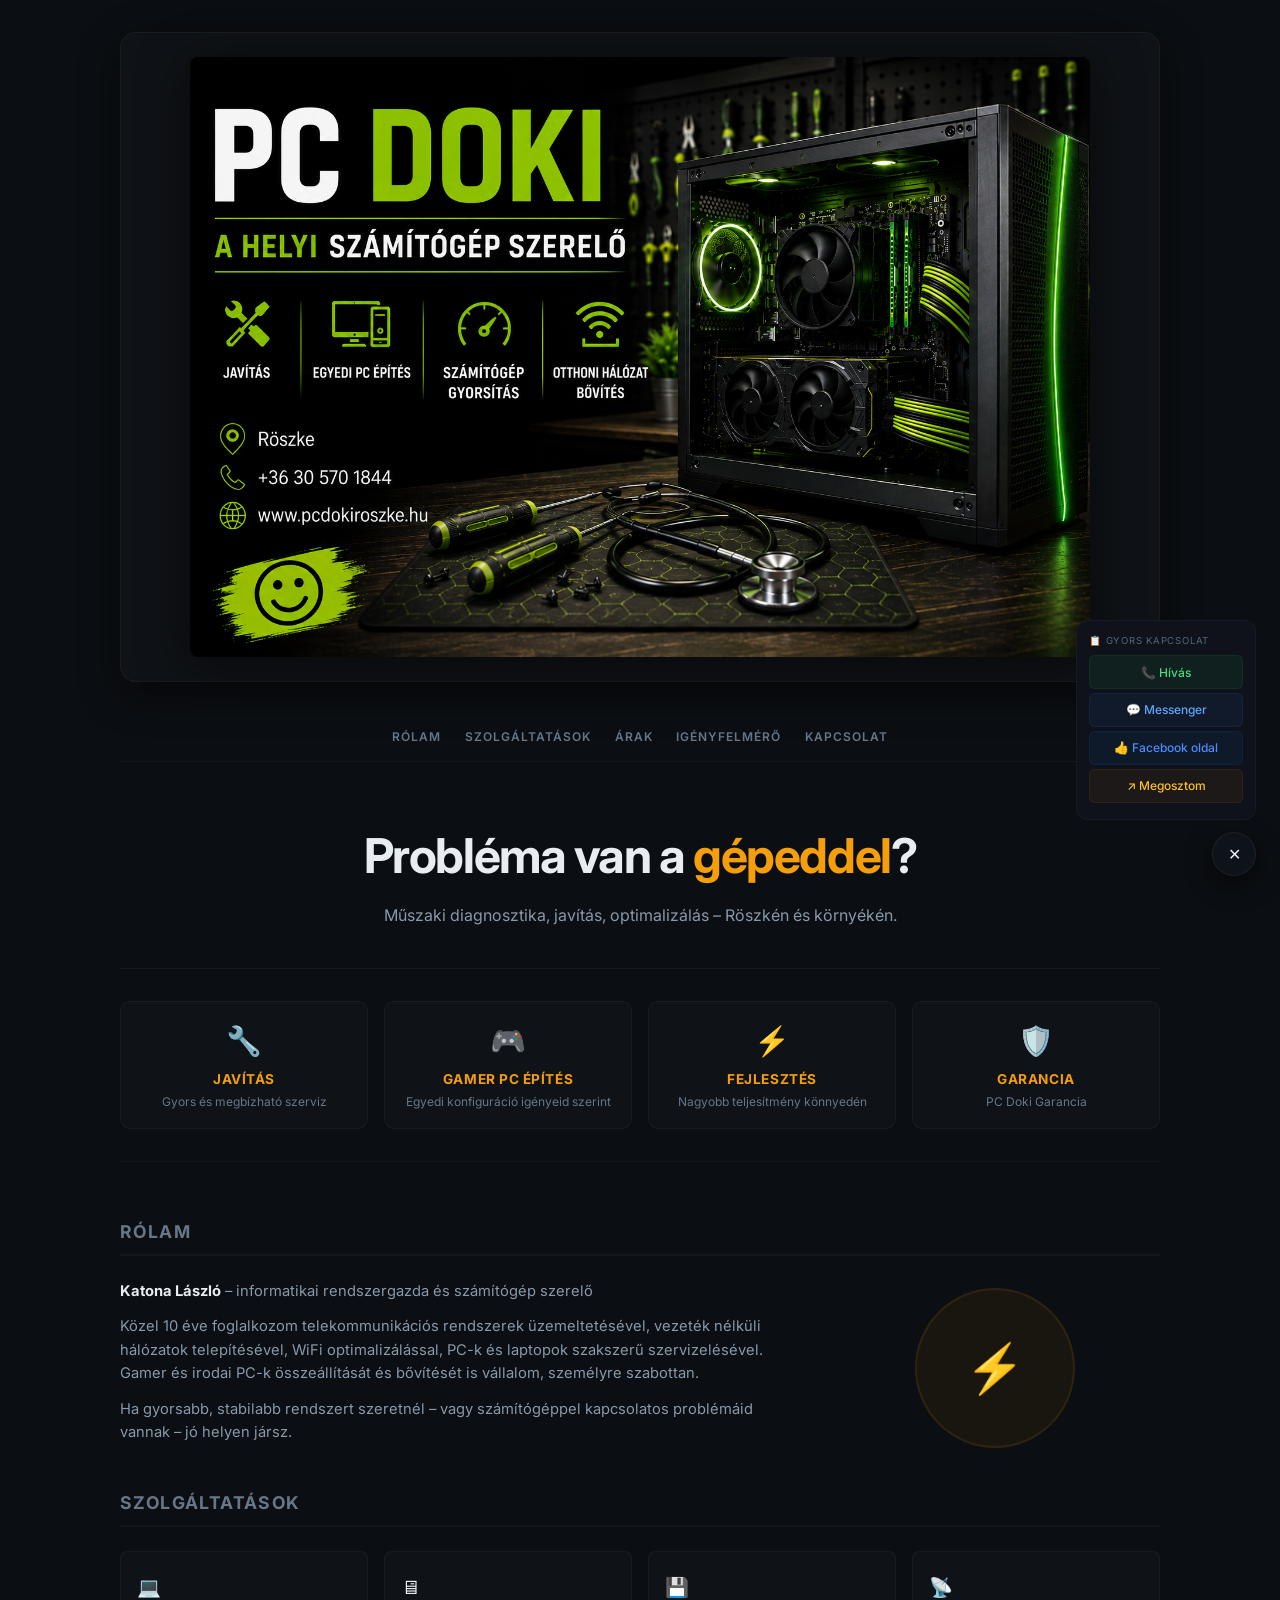
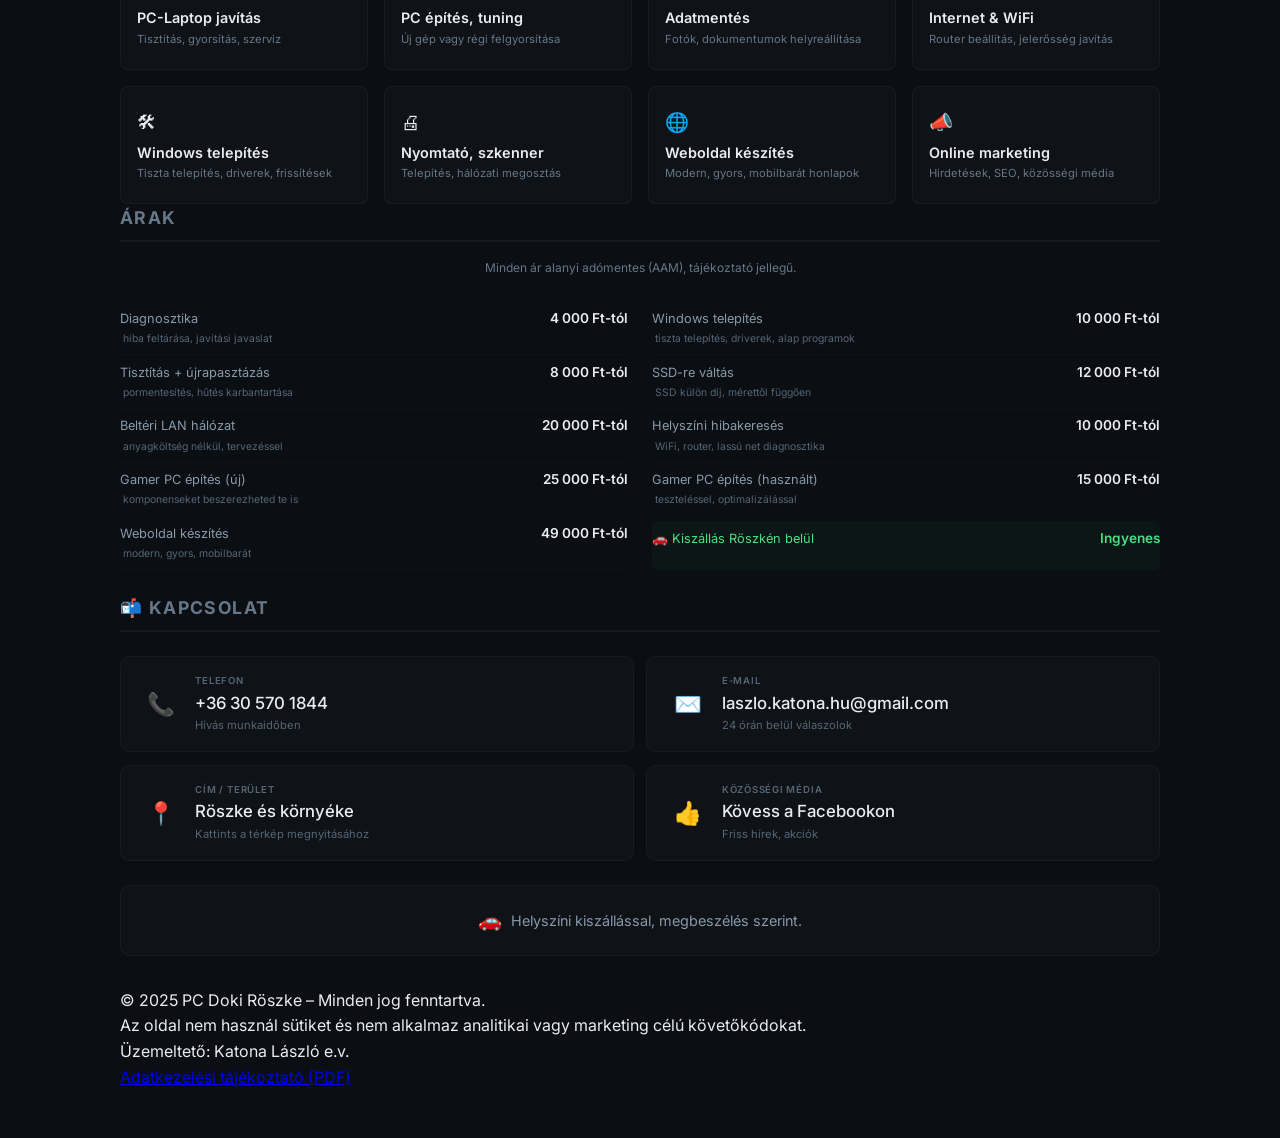
<file: index.html>
<!DOCTYPE html>
<html lang="hu">
    
    

<head>
    <meta charset="UTF-8">
    <meta name="viewport" content="width=device-width, initial-scale=1.0">
    <title>PC Doki Röszke – a helyi számítógép szerelő</title>

    <meta name="description" content="PC Doki Röszke – laptop és PC javítás, gyorsítás, WiFi és otthoni hálózat beállítás, gamer PC építés, helyszíni kiszállással.">

    <link rel="stylesheet" href="style.css">
    <link rel="icon" type="image/png" href="favicon.png">

    <link rel="preconnect" href="https://fonts.googleapis.com">
    <link rel="preconnect" href="https://fonts.gstatic.com" crossorigin>
    <link href="https://fonts.googleapis.com/css2?family=Inter:opsz,wght@14..32,400;14..32,500;14..32,600;14..32,700;14..32,800&display=swap" rel="stylesheet">

    <script type="application/ld+json">
    {
        "@context": "https://schema.org",
        "@type": "LocalBusiness",
        "name": "PC Doki Röszke",
        "telephone": "+36 30 570 1844",
        "email": "laszlo.katona.hu@gmail.com",
        "address": {
            "@type": "PostalAddress",
            "addressLocality": "Röszke",
            "addressCountry": "HU"
        },
        "url": "https://pcdokiroszke.hu",
        "sameAs": ["https://www.facebook.com/pcdokiroszke"]
    }
    </script>
</head>

<body>

    <!-- ===== LEBEGŐ KONTAKT WIDGET ===== -->
    <div class="floating-contact-widget">
        <button id="contact-toggle" aria-label="Kapcsolat">
            <span id="toggle-icon">✕</span>
        </button>
        <div class="contact-panel open" id="contact-panel">
            <p>📋 Gyors kapcsolat</p>
            <a href="tel:+36305701844" class="contact-btn phone">📞 Hívás</a>
            <a href="https://m.me/pcdokiroszke" target="_blank" rel="noopener" class="contact-btn messenger">💬 Messenger</a>
            <a href="https://www.facebook.com/pcdokiroszke" target="_blank" rel="noopener" class="contact-btn facebook">👍 Facebook oldal</a>
            <a href="https://www.facebook.com/sharer/sharer.php?u=https%3A%2F%2Fpcdokiroszke.hu" target="_blank" class="contact-btn share">↗ Megosztom</a>
        </div>
    </div>

    <!-- ===== OLDAL ===== -->
    <div class="container">

        <!-- ===== FEJLÉC – PC DOKI PLÉH ===== -->
        <header class="hero-header">
            <div class="hero-header-inner">
                <img src="image.png" 
                     alt="PC Doki – Számítógép szerviz és egyedi PC építés" 
                     class="hero-header-img"
                     loading="lazy">
            </div>
        </header>

        <!-- ===== NAV ===== -->
        <nav>
            <div class="nav-links">
                <a href="#rolam">Rólam</a>
                <a href="#szolgaltatasok">Szolgáltatások</a>
                <a href="#arak">Árak</a>
                <a href="igényfelmero.html">Igényfelmérő</a>
                <a href="#kapcsolat">Kapcsolat</a>
            </div>
        </nav>

        <!-- ===== HERO SZÖVEG ===== -->
        <section class="hero-text-section">
            <h1 class="hero-title">
                Probléma van a <span class="highlight">gépeddel</span>?
            </h1>
            <p class="hero-lead">
                Műszaki diagnosztika, javítás, optimalizálás – Röszkén és környékén.
            </p>
        </section>

        <!-- ===== SZOLGÁLTATÁSOK (PLÉH STÍLUSBAN) ===== -->
        <section class="services-plain">
            <div class="service-plain">
                <span class="sp-icon">🔧</span>
                <h3>Javítás</h3>
                <p>Gyors és megbízható szerviz</p>
            </div>
            <div class="service-plain">
                <span class="sp-icon">🎮</span>
                <h3>Gamer PC építés</h3>
                <p>Egyedi konfiguráció igényeid szerint</p>
            </div>
            <div class="service-plain">
                <span class="sp-icon">⚡</span>
                <h3>Fejlesztés</h3>
                <p>Nagyobb teljesítmény könnyedén</p>
            </div>
            <div class="service-plain">
                <span class="sp-icon">🛡️</span>
                <h3>Garancia</h3>
                <p>PC Doki Garancia</p>
            </div>
        </section>

        <!-- ===== RÓLAM ===== -->
        <section id="rolam" class="rolam-section">
            <h2 class="section-title">Rólam</h2>
            <div class="rolam-wrap">
                <div class="rolam-text">
                    <p>
                        <strong>Katona László</strong> – informatikai rendszergazda és számítógép szerelő
                    </p>
                    <p>
                        Közel 10 éve foglalkozom telekommunikációs rendszerek üzemeltetésével, vezeték nélküli hálózatok telepítésével, WiFi optimalizálással, PC-k és laptopok szakszerű szervizelésével. Gamer és irodai PC-k összeállítását és bővítését is vállalom, személyre szabottan.
                    </p>
                    <p>
                        Ha gyorsabb, stabilabb rendszert szeretnél – vagy számítógéppel kapcsolatos problémáid vannak – jó helyen jársz.
                    </p>
                </div>
                <div class="rolam-avatar">
                    <div class="rolam-avatar-circle">
                        <span>⚡</span>
                    </div>
                </div>
            </div>
        </section>

        <!-- ===== SZOLGÁLTATÁSOK RÉSZLETEZVE ===== -->
        <section id="szolgaltatasok">
            <h2 class="section-title">Szolgáltatások</h2>
            <div class="services-grid">
                <div class="service-item">
                    <span class="icon">💻</span>
                    <h3>PC-Laptop javítás</h3>
                    <p>Tisztítás, gyorsítás, szerviz</p>
                </div>
                <div class="service-item">
                    <span class="icon">🖥</span>
                    <h3>PC építés, tuning</h3>
                    <p>Új gép vagy régi felgyorsítása</p>
                </div>
                <div class="service-item">
                    <span class="icon">💾</span>
                    <h3>Adatmentés</h3>
                    <p>Fotók, dokumentumok helyreállítása</p>
                </div>
                <div class="service-item">
                    <span class="icon">📡</span>
                    <h3>Internet &amp; WiFi</h3>
                    <p>Router beállítás, jelerősség javítás</p>
                </div>
                <div class="service-item">
                    <span class="icon">🛠</span>
                    <h3>Windows telepítés</h3>
                    <p>Tiszta telepítés, driverek, frissítések</p>
                </div>
                <div class="service-item">
                    <span class="icon">🖨</span>
                    <h3>Nyomtató, szkenner</h3>
                    <p>Telepítés, hálózati megosztás</p>
                </div>
                <div class="service-item">
                    <span class="icon">🌐</span>
                    <h3>Weboldal készítés</h3>
                    <p>Modern, gyors, mobilbarát honlapok</p>
                </div>
                <div class="service-item">
                    <span class="icon">📣</span>
                    <h3>Online marketing</h3>
                    <p>Hirdetések, SEO, közösségi média</p>
                </div>
            </div>
        </section>

        <!-- ===== ÁRAK ===== -->
        <section id="arak">
            <h2 class="section-title">Árak</h2>
            <p class="arak-sub">Minden ár alanyi adómentes (AAM), tájékoztató jellegű.</p>

            <div class="price-grid">
                <div class="price-row">
                    <span class="label">Diagnosztika</span>
                    <span class="value">4 000 Ft-tól</span>
                    <span class="note">hiba feltárása, javítási javaslat</span>
                </div>
                <div class="price-row">
                    <span class="label">Windows telepítés</span>
                    <span class="value">10 000 Ft-tól</span>
                    <span class="note">tiszta telepítés, driverek, alap programok</span>
                </div>
                <div class="price-row">
                    <span class="label">Tisztítás + újrapasztázás</span>
                    <span class="value">8 000 Ft-tól</span>
                    <span class="note">pormentesítés, hűtés karbantartása</span>
                </div>
                <div class="price-row">
                    <span class="label">SSD-re váltás</span>
                    <span class="value">12 000 Ft-tól</span>
                    <span class="note">SSD külön díj, mérettől függően</span>
                </div>
                <div class="price-row">
                    <span class="label">Beltéri LAN hálózat</span>
                    <span class="value">20 000 Ft-tól</span>
                    <span class="note">anyagköltség nélkül, tervezéssel</span>
                </div>
                <div class="price-row">
                    <span class="label">Helyszíni hibakeresés</span>
                    <span class="value">10 000 Ft-tól</span>
                    <span class="note">WiFi, router, lassú net diagnosztika</span>
                </div>
                <div class="price-row">
                    <span class="label">Gamer PC építés (új)</span>
                    <span class="value">25 000 Ft-tól</span>
                    <span class="note">komponenseket beszerezheted te is</span>
                </div>
                <div class="price-row">
                    <span class="label">Gamer PC építés (használt)</span>
                    <span class="value">15 000 Ft-tól</span>
                    <span class="note">teszteléssel, optimalizálással</span>
                </div>
                <div class="price-row">
                    <span class="label">Weboldal készítés</span>
                    <span class="value">49 000 Ft-tól</span>
                    <span class="note">modern, gyors, mobilbarát</span>
                </div>
                <div class="price-row highlight">
                    <span class="label">🚗 Kiszállás Röszkén belül</span>
                    <span class="value">Ingyenes</span>
                    <span class="note"></span>
                </div>
            </div>
        </section>

       <!-- ===== KAPCSOLAT ===== -->
<section id="kapcsolat" class="contact-section">
    <h2 class="section-title">📬 Kapcsolat</h2>

    <div class="contact-grid">
        <!-- Telefon -->
        <div class="contact-item">
            <div class="contact-item-icon">📞</div>
            <div class="contact-item-content">
                <span class="contact-item-label">Telefon</span>
                <a href="tel:+36305701844" class="contact-item-value" id="tel-link">+36 30 570 1844</a>
                <span class="contact-item-note">Hívás munkaidőben</span>
            </div>
        </div>

        <!-- E-mail -->
        <div class="contact-item">
            <div class="contact-item-icon">✉️</div>
            <div class="contact-item-content">
                <span class="contact-item-label">E-mail</span>
                <a href="mailto:laszlo.katona.hu@gmail.com" class="contact-item-value" id="mail-link">laszlo.katona.hu@gmail.com</a>
                <span class="contact-item-note">24 órán belül válaszolok</span>
            </div>
        </div>

        <!-- Cím / Terület -->
        <div class="contact-item">
            <div class="contact-item-icon">📍</div>
            <div class="contact-item-content">
                <span class="contact-item-label">Cím / Terület</span>
                <a href="https://maps.app.goo.gl/4EcCti6QiFH3KNMs8" target="_blank" rel="noopener noreferrer" class="contact-item-value">
                    Röszke és környéke
                </a>
                <span class="contact-item-note">Kattints a térkép megnyitásához</span>
            </div>
        </div>

        <!-- Facebook -->
        <div class="contact-item">
            <div class="contact-item-icon">👍</div>
            <div class="contact-item-content">
                <span class="contact-item-label">Közösségi média</span>
                <a href="https://www.facebook.com/pcdokiroszke" target="_blank" rel="noopener noreferrer" class="contact-item-value">
                    Kövess a Facebookon
                </a>
                <span class="contact-item-note">Friss hírek, akciók</span>
            </div>
        </div>
    </div>

    <div class="contact-footnote">
        <span class="contact-footnote-icon">🚗</span>
        <span>Helyszíni kiszállással, megbeszélés szerint.</span>
    </div>
</section>

        <!-- ===== FOOTER ===== -->
        <footer class="clean-footer">
            <p>© 2025 PC Doki Röszke – Minden jog fenntartva.</p>
            <p class="small">Az oldal nem használ sütiket és nem alkalmaz analitikai vagy marketing célú követőkódokat.</p>
            <p class="small">Üzemeltető: Katona László e.v.</p>
            <a href="adatkezeles.pdf" target="_blank" rel="noopener">Adatkezelési tájékoztató (PDF)</a>
        </footer>

    </div>

    <script src="script.js"></script>
</body>

</html>
</file>
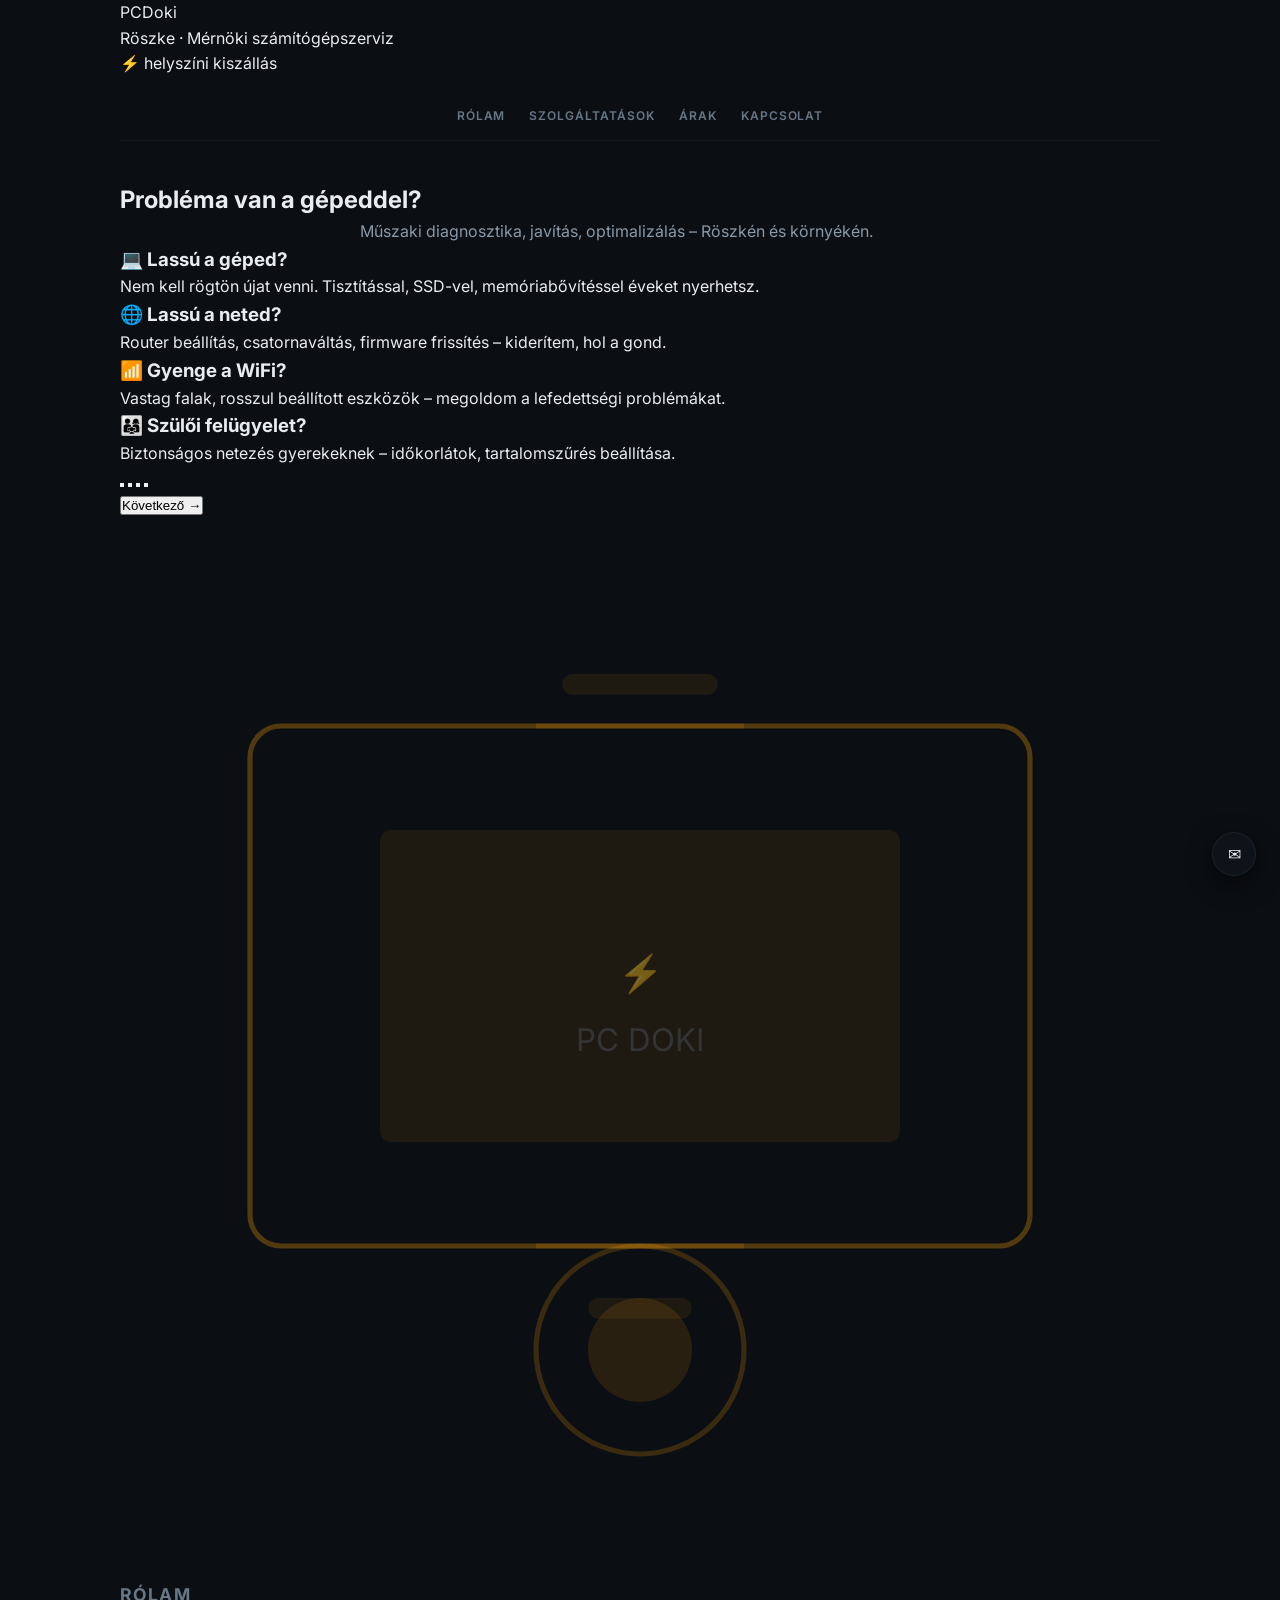
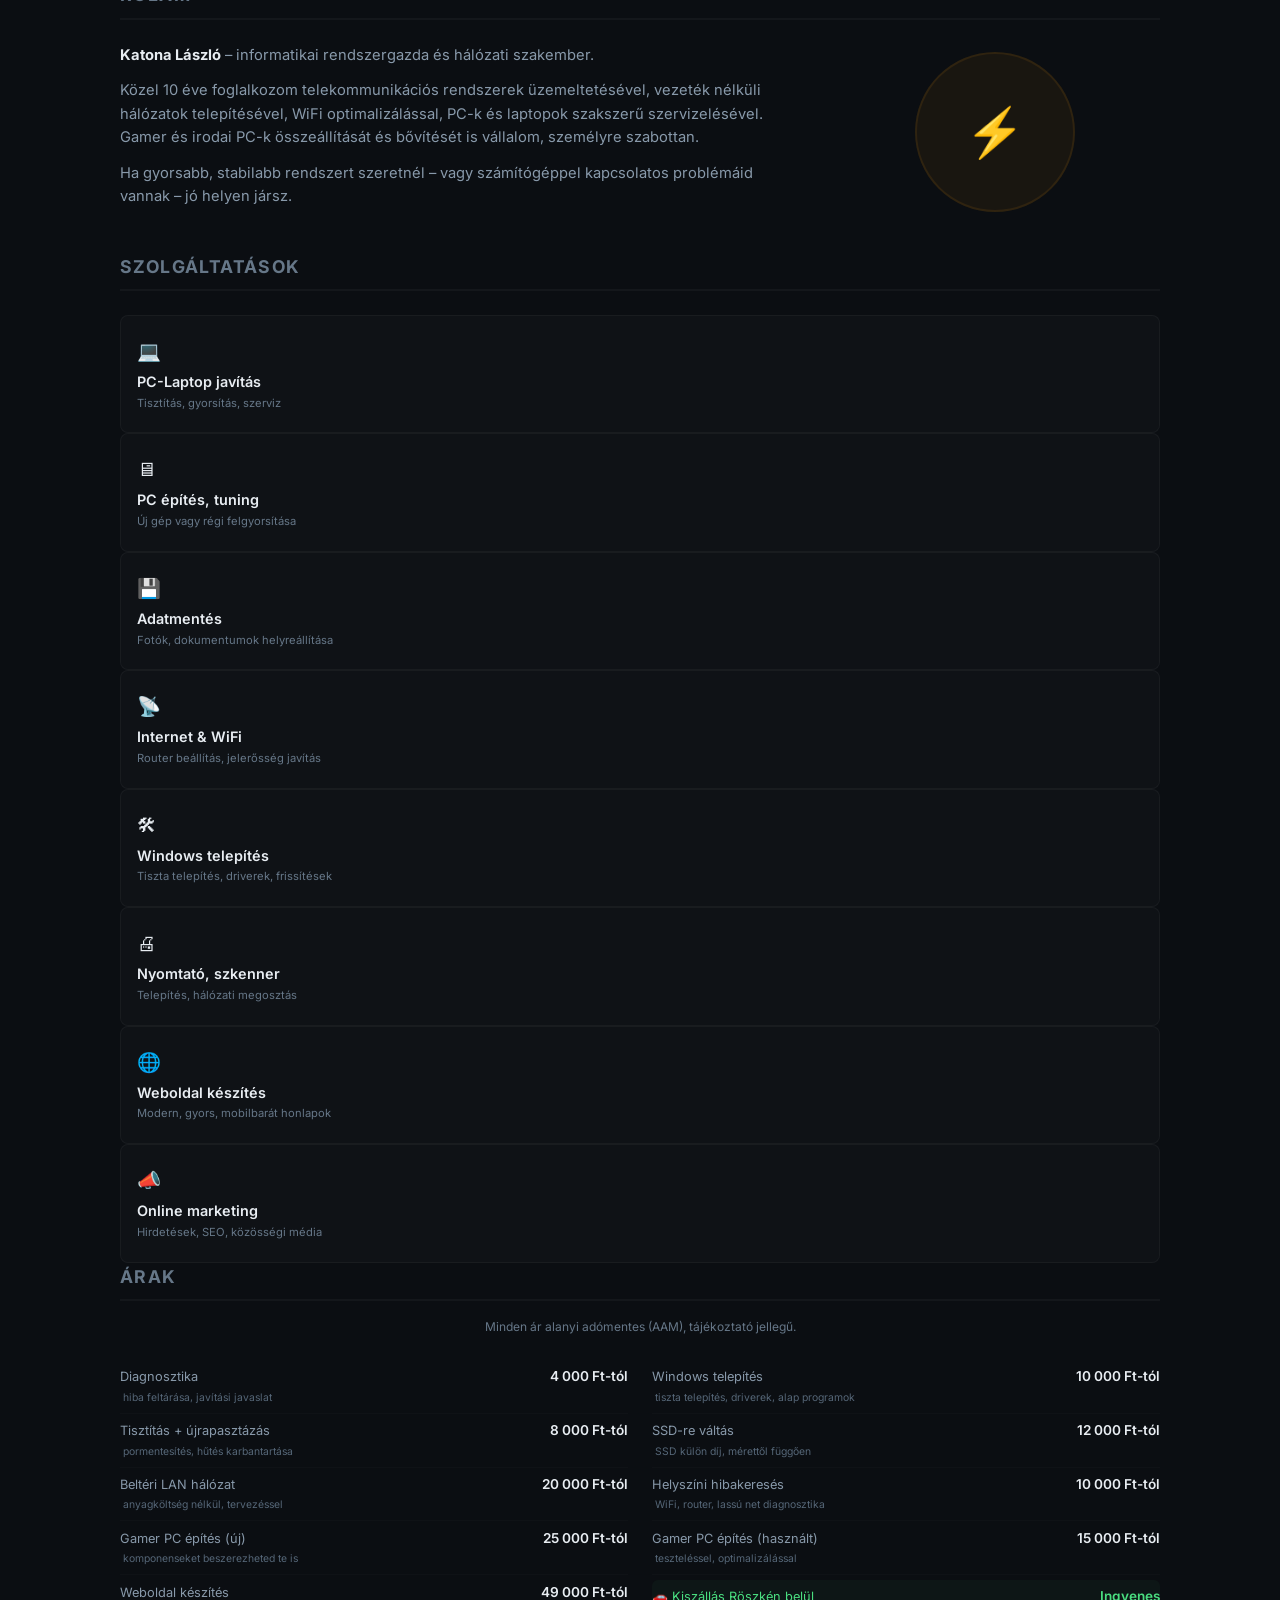
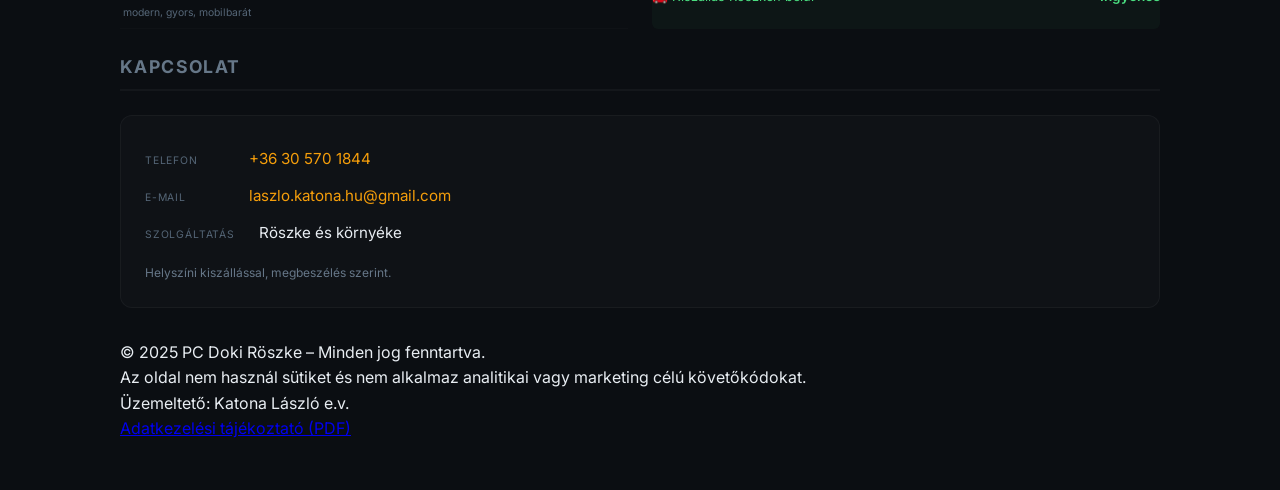
<file: deepseek_html_20260806_8e6b76.html>
<!DOCTYPE html>
<html lang="hu">

<head>
    <meta charset="UTF-8">
    <meta name="viewport" content="width=device-width, initial-scale=1.0">
    <title>PC Doki Röszke – Mérnöki számítógépszerviz</title>

    <meta name="description" content="PC Doki Röszke – laptop és PC javítás, gyorsítás, WiFi és otthoni hálózat beállítás, gamer PC építés, helyszíni kiszállással.">

    <!-- Open Graph -->
    <meta property="og:title" content="PC Doki Röszke">
    <meta property="og:description" content="Lassú a géped vagy a neted? Segítek Röszkén és környékén.">
    <meta property="og:type" content="website">
    <meta property="og:url" content="https://pcdokiroszke.hu">
    <meta property="og:image" content="https://pcdokiroszke.hu/doki1.jpg">

    <link rel="stylesheet" href="style.css">
    <link rel="icon" type="image/png" href="favicon.png">

    <!-- Font (Inter) -->
    <link rel="preconnect" href="https://fonts.googleapis.com">
    <link rel="preconnect" href="https://fonts.gstatic.com" crossorigin>
    <link href="https://fonts.googleapis.com/css2?family=Inter:opsz,wght@14..32,400;14..32,450;14..32,500;14..32,600&display=swap" rel="stylesheet">
</head>

<body>

    <!-- ===== LEBEGŐ KONTAKT WIDGET ===== -->
    <div class="floating-contact-widget">
        <button id="contact-toggle" aria-label="Kapcsolat">✉</button>
        <div class="contact-panel" id="contact-panel">
            <p>Kapcsolat</p>
            <a href="tel:+36305701844" class="contact-btn phone">📞 Hívás</a>
            <a href="https://m.me/pcdokiroszke" target="_blank" rel="noopener" class="contact-btn messenger">💬 Messenger</a>
            <a href="https://www.facebook.com/sharer/sharer.php?u=https%3A%2F%2Fpcdokiroszke.hu" target="_blank" class="contact-btn share">↗ Megosztom</a>
        </div>
    </div>

    <!-- ===== OLDAL ===== -->
    <div class="container">

        <!-- ===== TOPBAR ===== -->
        <header class="topbar">
            <div>
                <div class="brand-title">PC<span>Doki</span></div>
                <div class="brand-sub" id="brand-sub">Röszke · Mérnöki számítógépszerviz</div>
            </div>
            <div class="topbar-meta">
                <span class="topbar-tag">⚡ helyszíni kiszállás</span>
            </div>
        </header>

        <!-- ===== NAV ===== -->
        <nav>
            <div class="nav-links">
                <a href="#rolam">Rólam</a>
                <a href="#szolgaltatasok">Szolgáltatások</a>
                <a href="#arak">Árak</a>
                <a href="#kapcsolat">Kapcsolat</a>
            </div>
        </nav>

        <!-- ===== HERO ===== -->
        <section class="hero">
            <div class="hero-text">
                <h1>Probléma van a <span class="highlight">gépeddel</span>?</h1>
                <p class="hero-lead">Műszaki diagnosztika, javítás, optimalizálás – Röszkén és környékén.</p>

                <div class="hero-slides" id="heroSlides">
                    <div class="hero-slide active" data-index="0">
                        <h3>💻 Lassú a géped?</h3>
                        <p>Nem kell rögtön újat venni. Tisztítással, SSD-vel, memóriabővítéssel éveket nyerhetsz.</p>
                    </div>
                    <div class="hero-slide" data-index="1">
                        <h3>🌐 Lassú a neted?</h3>
                        <p>Router beállítás, csatornaváltás, firmware frissítés – kiderítem, hol a gond.</p>
                    </div>
                    <div class="hero-slide" data-index="2">
                        <h3>📶 Gyenge a WiFi?</h3>
                        <p>Vastag falak, rosszul beállított eszközök – megoldom a lefedettségi problémákat.</p>
                    </div>
                    <div class="hero-slide" data-index="3">
                        <h3>👨‍👩‍👧 Szülői felügyelet?</h3>
                        <p>Biztonságos netezés gyerekeknek – időkorlátok, tartalomszűrés beállítása.</p>
                    </div>

                    <div class="hero-controls">
                        <div class="hero-dots">
                            <button class="hero-dot active" data-index="0" aria-label="1. dia"></button>
                            <button class="hero-dot" data-index="1" aria-label="2. dia"></button>
                            <button class="hero-dot" data-index="2" aria-label="3. dia"></button>
                            <button class="hero-dot" data-index="3" aria-label="4. dia"></button>
                        </div>
                        <button class="hero-next" id="heroNext">Következő →</button>
                    </div>
                </div>
            </div>

            <div class="hero-visual">
                <div class="hero-visual-placeholder">
                    <svg viewBox="0 0 400 400" fill="none" xmlns="http://www.w3.org/2000/svg">
                        <rect x="50" y="80" width="300" height="200" rx="12" stroke="#f59e0b" stroke-width="2" opacity="0.3"/>
                        <rect x="100" y="120" width="200" height="120" rx="4" fill="#f59e0b" opacity="0.08"/>
                        <circle cx="200" cy="320" r="40" stroke="#f59e0b" stroke-width="2" opacity="0.2"/>
                        <circle cx="200" cy="320" r="20" fill="#f59e0b" opacity="0.12"/>
                        <line x1="160" y1="80" x2="240" y2="80" stroke="#f59e0b" stroke-width="2" opacity="0.15"/>
                        <line x1="160" y1="280" x2="240" y2="280" stroke="#f59e0b" stroke-width="2" opacity="0.15"/>
                        <rect x="170" y="60" width="60" height="8" rx="4" fill="#f59e0b" opacity="0.08"/>
                        <rect x="180" y="300" width="40" height="8" rx="4" fill="#f59e0b" opacity="0.08"/>
                        <text x="200" y="180" text-anchor="middle" fill="#8899aa" font-size="14" font-family="Inter, sans-serif" opacity="0.4">⚡</text>
                        <text x="200" y="205" text-anchor="middle" fill="#667788" font-size="12" font-family="Inter, sans-serif" opacity="0.3">PC DOKI</text>
                    </svg>
                </div>
            </div>
        </section>

        <!-- ===== RÓLAM ===== -->
        <section id="rolam" class="rolam-section">
            <h2 class="section-title">Rólam</h2>
            <div class="rolam-wrap">
                <div class="rolam-text">
                    <p>
                        <strong>Katona László</strong> – informatikai rendszergazda és hálózati szakember.
                    </p>
                    <p>
                        Közel 10 éve foglalkozom telekommunikációs rendszerek üzemeltetésével, vezeték nélküli hálózatok telepítésével, WiFi optimalizálással, PC-k és laptopok szakszerű szervizelésével. Gamer és irodai PC-k összeállítását és bővítését is vállalom, személyre szabottan.
                    </p>
                    <p>
                        Ha gyorsabb, stabilabb rendszert szeretnél – vagy számítógéppel kapcsolatos problémáid vannak – jó helyen jársz.
                    </p>
                </div>
                <div class="rolam-avatar">
                    <div class="rolam-avatar-circle">
                        <span>⚡</span>
                    </div>
                </div>
            </div>
        </section>

        <!-- ===== SZOLGÁLTATÁSOK ===== -->
        <section id="szolgaltatasok">
            <h2 class="section-title">Szolgáltatások</h2>
            <div class="services">
                <div class="service-item">
                    <span class="icon">💻</span>
                    <h3>PC-Laptop javítás</h3>
                    <p>Tisztítás, gyorsítás, szerviz</p>
                </div>
                <div class="service-item">
                    <span class="icon">🖥</span>
                    <h3>PC építés, tuning</h3>
                    <p>Új gép vagy régi felgyorsítása</p>
                </div>
                <div class="service-item">
                    <span class="icon">💾</span>
                    <h3>Adatmentés</h3>
                    <p>Fotók, dokumentumok helyreállítása</p>
                </div>
                <div class="service-item">
                    <span class="icon">📡</span>
                    <h3>Internet &amp; WiFi</h3>
                    <p>Router beállítás, jelerősség javítás</p>
                </div>
                <div class="service-item">
                    <span class="icon">🛠</span>
                    <h3>Windows telepítés</h3>
                    <p>Tiszta telepítés, driverek, frissítések</p>
                </div>
                <div class="service-item">
                    <span class="icon">🖨</span>
                    <h3>Nyomtató, szkenner</h3>
                    <p>Telepítés, hálózati megosztás</p>
                </div>
                <div class="service-item">
                    <span class="icon">🌐</span>
                    <h3>Weboldal készítés</h3>
                    <p>Modern, gyors, mobilbarát honlapok</p>
                </div>
                <div class="service-item">
                    <span class="icon">📣</span>
                    <h3>Online marketing</h3>
                    <p>Hirdetések, SEO, közösségi média</p>
                </div>
            </div>
        </section>

        <!-- ===== ÁRAK ===== -->
        <section id="arak">
            <h2 class="section-title">Árak</h2>
            <p class="arak-sub">Minden ár alanyi adómentes (AAM), tájékoztató jellegű.</p>

            <div class="price-grid">
                <div class="price-row">
                    <span class="label">Diagnosztika</span>
                    <span class="value">4 000 Ft-tól</span>
                    <span class="note">hiba feltárása, javítási javaslat</span>
                </div>
                <div class="price-row">
                    <span class="label">Windows telepítés</span>
                    <span class="value">10 000 Ft-tól</span>
                    <span class="note">tiszta telepítés, driverek, alap programok</span>
                </div>
                <div class="price-row">
                    <span class="label">Tisztítás + újrapasztázás</span>
                    <span class="value">8 000 Ft-tól</span>
                    <span class="note">pormentesítés, hűtés karbantartása</span>
                </div>
                <div class="price-row">
                    <span class="label">SSD-re váltás</span>
                    <span class="value">12 000 Ft-tól</span>
                    <span class="note">SSD külön díj, mérettől függően</span>
                </div>
                <div class="price-row">
                    <span class="label">Beltéri LAN hálózat</span>
                    <span class="value">20 000 Ft-tól</span>
                    <span class="note">anyagköltség nélkül, tervezéssel</span>
                </div>
                <div class="price-row">
                    <span class="label">Helyszíni hibakeresés</span>
                    <span class="value">10 000 Ft-tól</span>
                    <span class="note">WiFi, router, lassú net diagnosztika</span>
                </div>
                <div class="price-row">
                    <span class="label">Gamer PC építés (új)</span>
                    <span class="value">25 000 Ft-tól</span>
                    <span class="note">komponenseket beszerezheted te is</span>
                </div>
                <div class="price-row">
                    <span class="label">Gamer PC építés (használt)</span>
                    <span class="value">15 000 Ft-tól</span>
                    <span class="note">teszteléssel, optimalizálással</span>
                </div>
                <div class="price-row">
                    <span class="label">Weboldal készítés</span>
                    <span class="value">49 000 Ft-tól</span>
                    <span class="note">modern, gyors, mobilbarát</span>
                </div>
                <div class="price-row highlight">
                    <span class="label">🚗 Kiszállás Röszkén belül</span>
                    <span class="value">Ingyenes</span>
                    <span class="note"></span>
                </div>
            </div>
        </section>

        <!-- ===== KAPCSOLAT ===== -->
        <section id="kapcsolat" class="contact-section">
            <h2 class="section-title">Kapcsolat</h2>
            <div class="contact-card">
                <div class="contact-row">
                    <span class="label">Telefon</span>
                    <span class="value"><a id="tel-link" class="contact-link"></a></span>
                </div>
                <div class="contact-row">
                    <span class="label">E-mail</span>
                    <span class="value"><a id="mail-link" class="contact-link"></a></span>
                </div>
                <div class="contact-row">
                    <span class="label">Szolgáltatás</span>
                    <span class="value">Röszke és környéke</span>
                </div>
                <p class="contact-note">Helyszíni kiszállással, megbeszélés szerint.</p>
            </div>
        </section>

        <!-- ===== FOOTER ===== -->
        <footer class="clean-footer">
            <p>© 2025 PC Doki Röszke – Minden jog fenntartva.</p>
            <p class="small">Az oldal nem használ sütiket és nem alkalmaz analitikai vagy marketing célú követőkódokat.</p>
            <p class="small">Üzemeltető: Katona László e.v.</p>
            <a href="adatkezeles.pdf" target="_blank" rel="noopener">Adatkezelési tájékoztató (PDF)</a>
        </footer>

    </div>

    <!-- ===== SCRIPTS ===== -->
    <script src="script.js"></script>
</body>

</html>
</file>
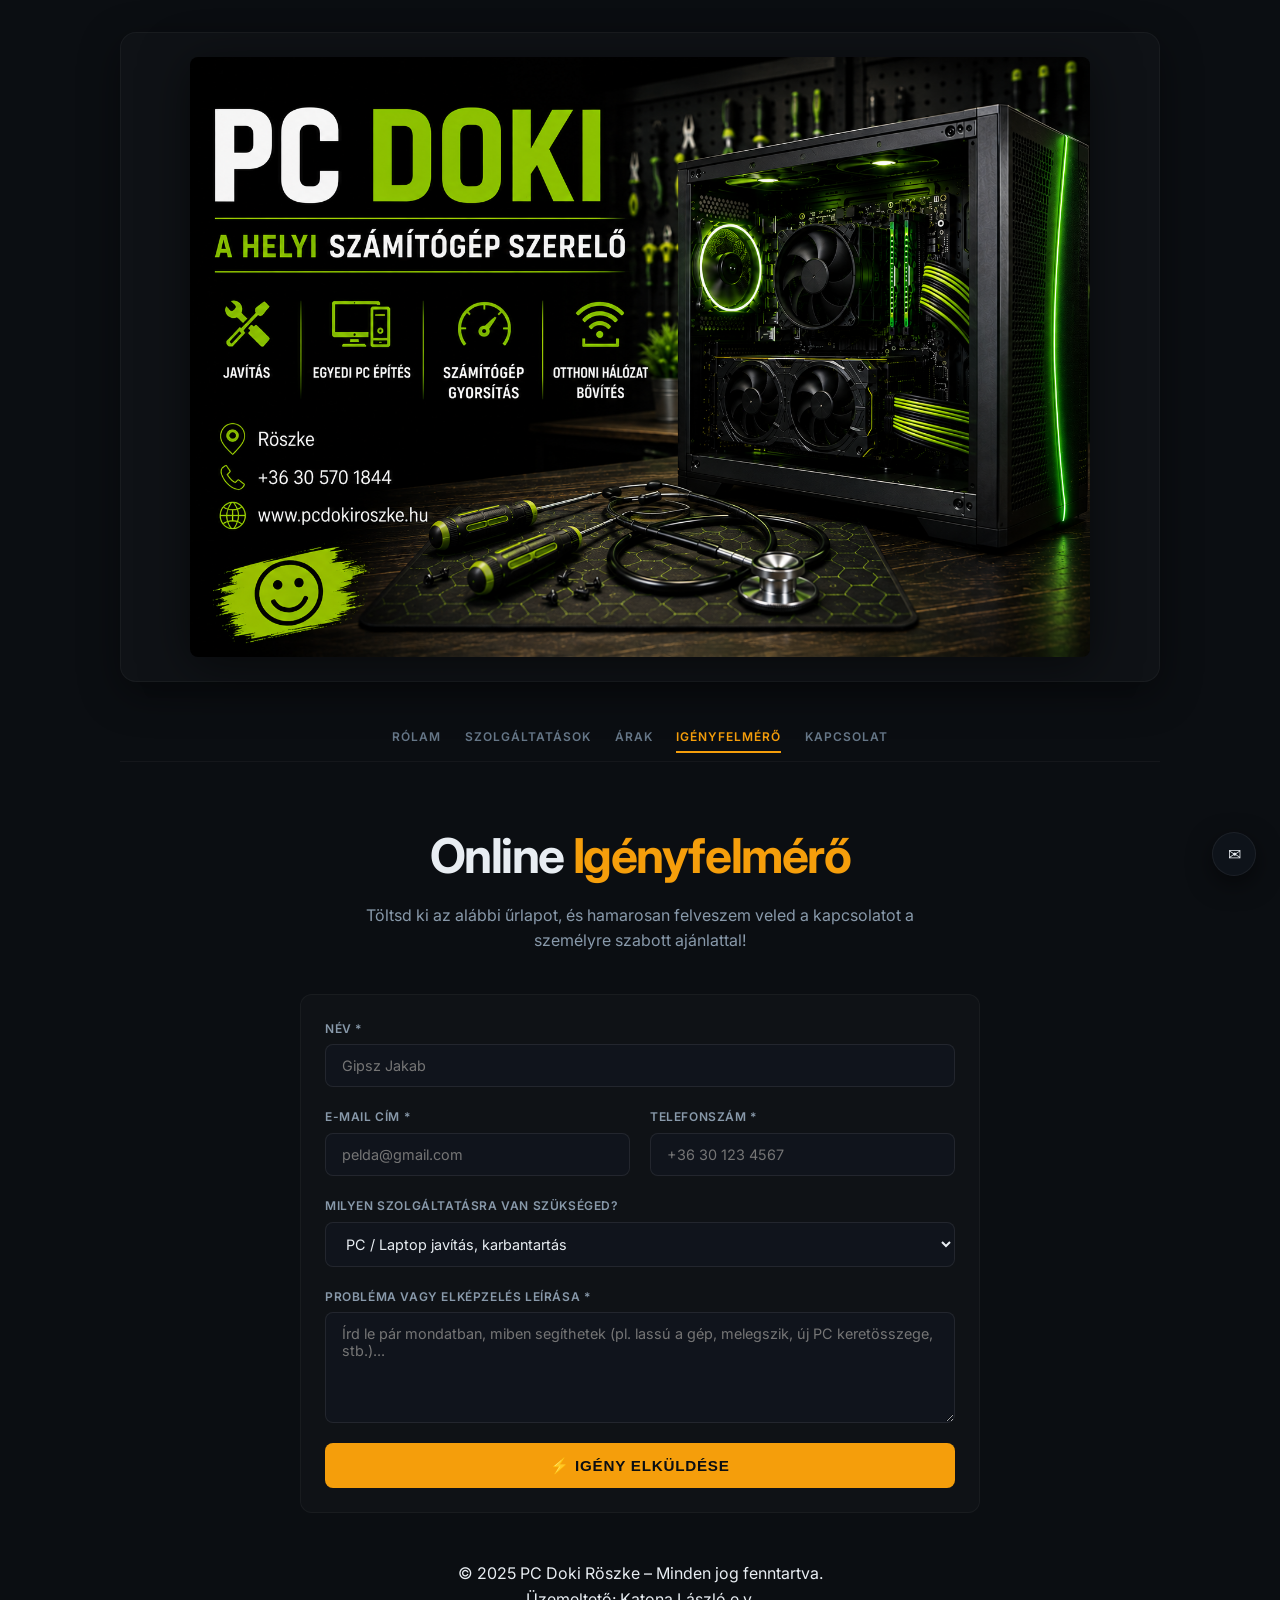
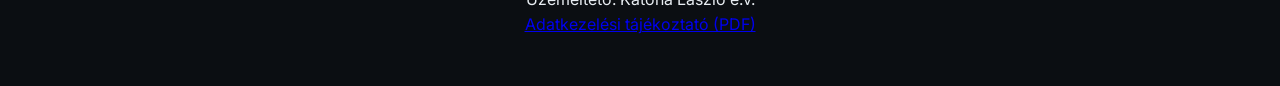
<file: igenyfelmero.html>
<!DOCTYPE html>
<html lang="hu">
<head>
    <meta charset="UTF-8">
    <meta name="viewport" content="width=device-width, initial-scale=1.0">
    <title>Igényfelmérő – PC Doki Röszke</title>
    <meta name="description" content="Töltse ki igényfelmérő űrlapunkat, hogy pontos ajánlatot adhassunk PC javításra, építésre vagy hálózatépítésre.">

    <link rel="stylesheet" href="style.css">
    <link rel="icon" type="image/png" href="favicon.png">

    <link rel="preconnect" href="https://fonts.googleapis.com">
    <link rel="preconnect" href="https://fonts.gstatic.com" crossorigin>
    <link href="https://fonts.googleapis.com/css2?family=Inter:opsz,wght@14..32,400;14..32,500;14..32,600;14..32,700;800&display=swap" rel="stylesheet">
</head>
<body>

    <!-- ===== LEBEGŐ KONTAKT WIDGET ===== -->
    <div class="floating-contact-widget">
        <button id="contact-toggle" aria-label="Kapcsolat">
            <span id="toggle-icon">✉</span>
        </button>
        <div class="contact-panel" id="contact-panel">
            <p>📋 Gyors kapcsolat</p>
            <a href="tel:+36305701844" class="contact-btn phone">📞 Hívás</a>
            <a href="https://m.me/pcdokiroszke" target="_blank" rel="noopener" class="contact-btn messenger">💬 Messenger</a>
            <a href="https://www.facebook.com/pcdokiroszke" target="_blank" rel="noopener" class="contact-btn facebook">👍 Facebook oldal</a>
            <a href="https://www.facebook.com/sharer/sharer.php?u=https%3A%2F%2Fpcdokiroszke.hu" target="_blank" class="contact-btn share">↗ Megosztom</a>
        </div>
    </div>

    <div class="container">

        <!-- ===== FEJLÉC ===== -->
        <header class="hero-header">
            <div class="hero-header-inner">
                <a href="index.html">
                    <img src="image.png" alt="PC Doki Röszke" class="hero-header-img" loading="lazy">
                </a>
            </div>
        </header>

        <!-- ===== NAVIGÁCIÓ ===== -->
        <nav>
            <div class="nav-links">
                <a href="index.html#rolam">Rólam</a>
                <a href="index.html#szolgaltatasok">Szolgáltatások</a>
                <a href="index.html#arak">Árak</a>
                <a href="igényfelmero.html" class="active">Igényfelmérő</a>
                <a href="index.html#kapcsolat">Kapcsolat</a>
            </div>
        </nav>

        <!-- ===== CÍM SZEKCIÓ ===== -->
        <section class="hero-text-section">
            <h1 class="hero-title">Online <span class="highlight">Igényfelmérő</span></h1>
            <p class="hero-lead">Töltsd ki az alábbi űrlapot, és hamarosan felveszem veled a kapcsolatot a személyre szabott ajánlattal!</p>
        </section>

        <!-- ===== ŰRLAP SZEKCIÓ ===== -->
        <section class="form-section">
            <!-- Formspree, Netlify Forms vagy saját backend script végpont megadható az action-ben -->
            <form action="https://formspree.io/f/your_form_id" method="POST" class="custom-form">
                
                <div class="form-group">
                    <label for="name">Név *</label>
                    <input type="text" id="name" name="name" required placeholder="Gipsz Jakab">
                </div>

                <div class="form-group-grid">
                    <div class="form-group">
                        <label for="email">E-mail cím *</label>
                        <input type="email" id="email" name="email" required placeholder="pelda@gmail.com">
                    </div>
                    <div class="form-group">
                        <label for="phone">Telefonszám *</label>
                        <input type="tel" id="phone" name="phone" required placeholder="+36 30 123 4567">
                    </div>
                </div>

                <div class="form-group">
                    <label for="service">Milyen szolgáltatásra van szükséged?</label>
                    <select id="service" name="service">
                        <option value="javitas">PC / Laptop javítás, karbantartás</option>
                        <option value="epites">Új Gamer / Irodai PC építés</option>
                        <option value="fejlesztes">Gép fejlesztés / SSD bővítés</option>
                        <option value="halozat">WiFi / Hálózat beállítás</option>
                        <option value="weboldal">Weboldal készítés / Marketing</option>
                        <option value="egyeb">Egyéb probléma / Kérdés</option>
                    </select>
                </div>

                <div class="form-group">
                    <label for="message">Probléma vagy elképzelés leírása *</label>
                    <textarea id="message" name="message" rows="5" required placeholder="Írd le pár mondatban, miben segíthetek (pl. lassú a gép, melegszik, új PC keretösszege, stb.)..."></textarea>
                </div>

                <button type="submit" class="submit-btn">⚡ Igény elküldése</button>
            </form>
        </section>

        <!-- ===== FOOTER ===== -->
        <footer class="clean-footer" style="margin-top: 3rem; text-align: center;">
            <p>© 2025 PC Doki Röszke – Minden jog fenntartva.</p>
            <p class="small">Üzemeltető: Katona László e.v.</p>
            <a href="adatkezeles.pdf" target="_blank" rel="noopener">Adatkezelési tájékoztató (PDF)</a>
        </footer>

    </div>

    <script src="script.js"></script>
</body>
</html>
</file>
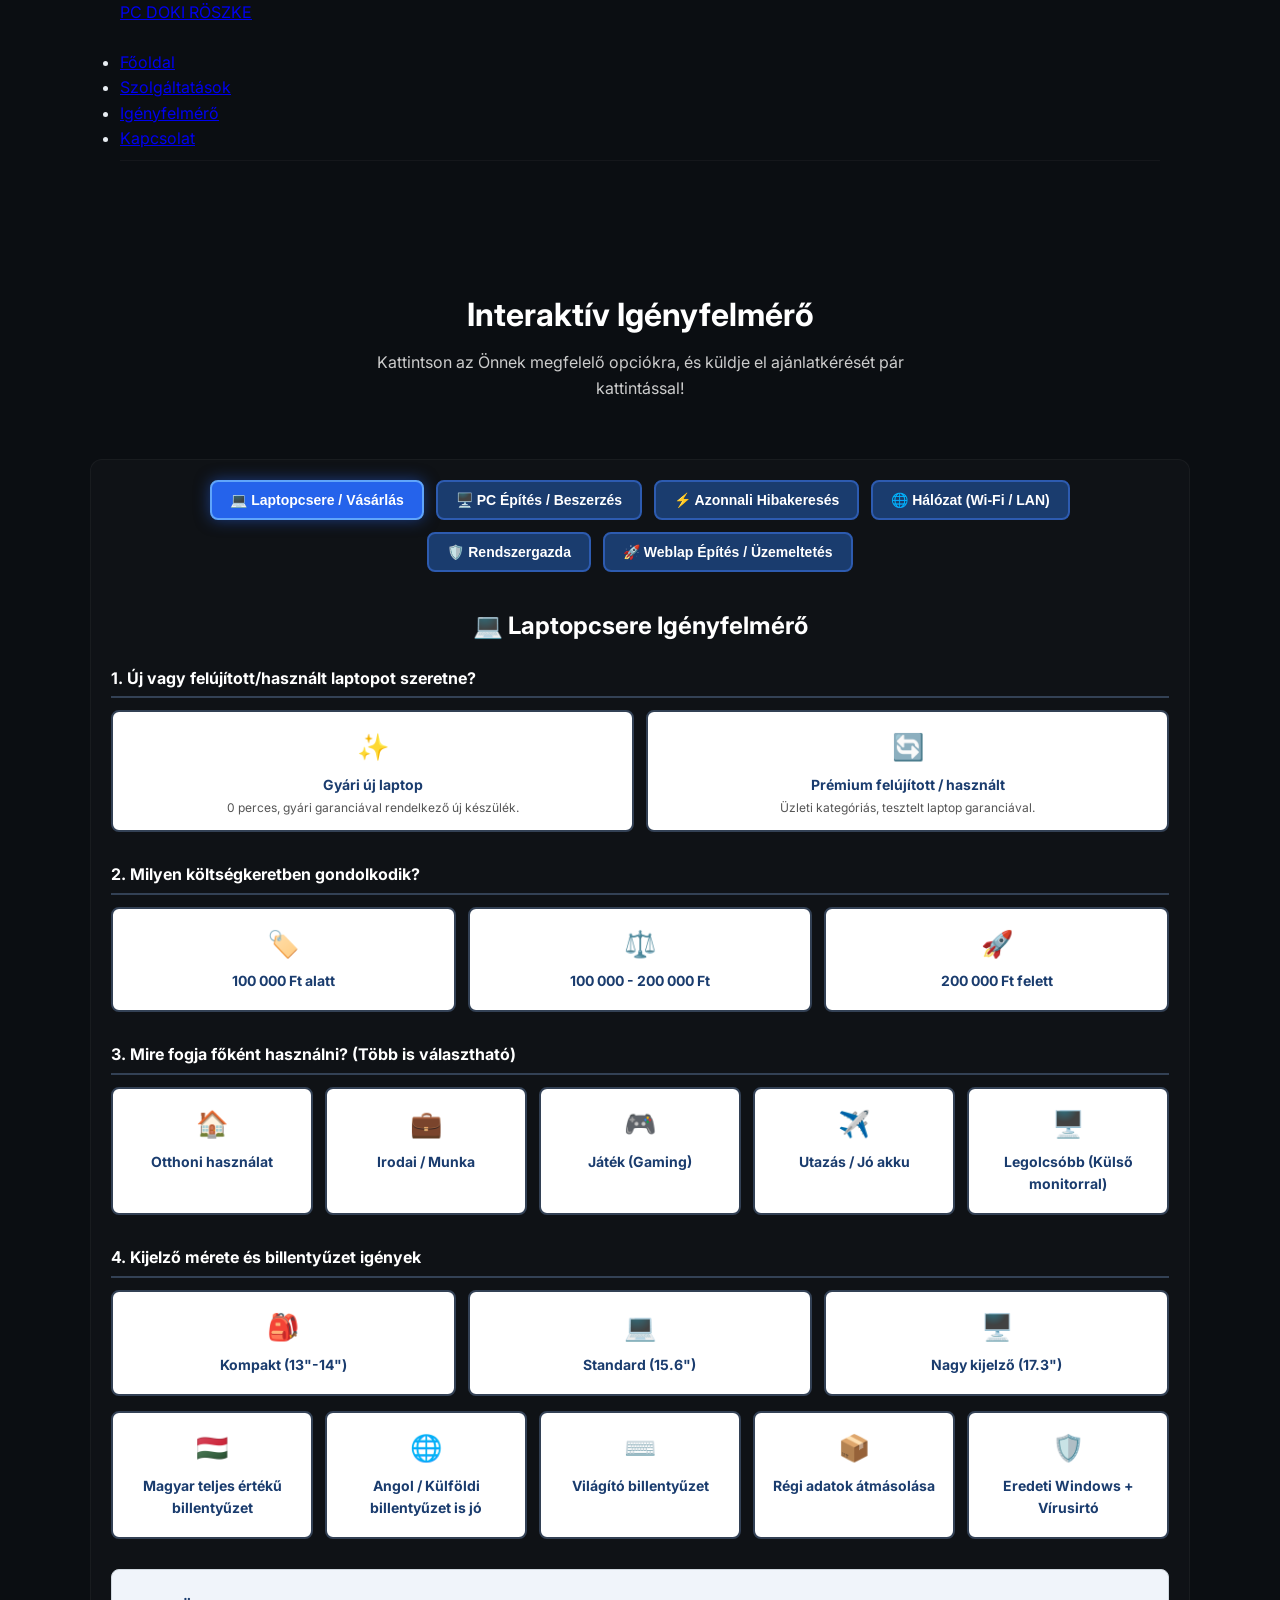
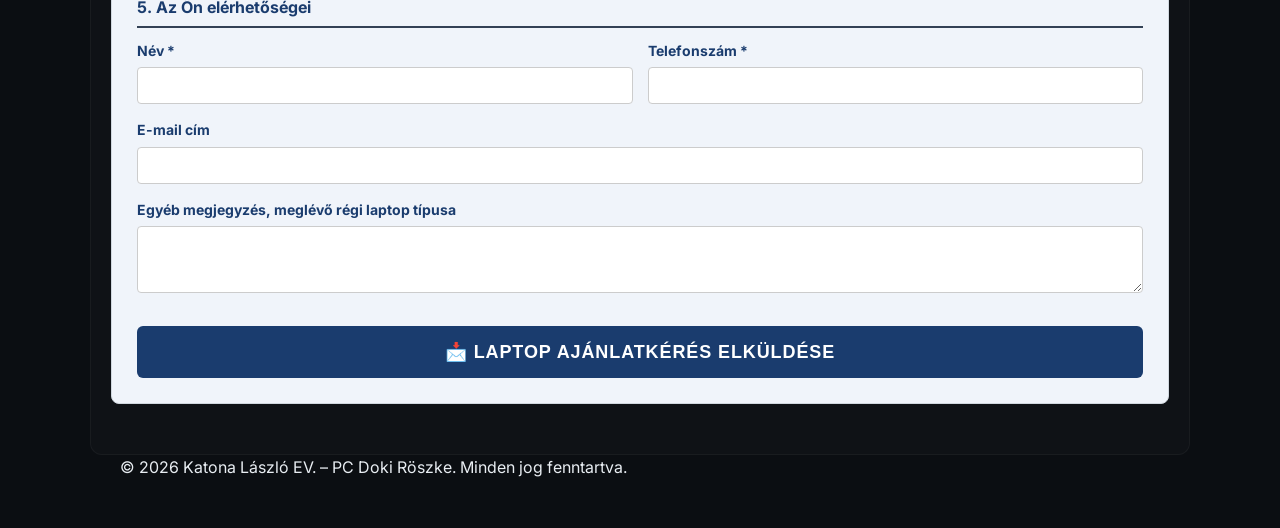
<file: igényfelmero.html>
<!DOCTYPE html>
<html lang="hu">
<head>
    <meta charset="UTF-8">
    <meta name="viewport" content="width=device-width, initial-scale=1.0">
    <title>Igényfelmérő – PC Doki Röszke</title>
    <meta name="description" content="Töltse ki igényfelmérő űrlapunkat, hogy pontos ajánlatot adhassunk PC javításra, építésre, laptopcserére vagy hálózatépítésre.">

    <link rel="stylesheet" href="style.css">
    <link rel="icon" type="image/png" href="favicon.png">

    <link rel="preconnect" href="https://fonts.googleapis.com">
    <link rel="preconnect" href="https://fonts.gstatic.com" crossorigin>
    <link href="https://fonts.googleapis.com/css2?family=Inter:wght@300;400;600;700&display=swap" rel="stylesheet">
</head>
<body>

    <!-- ===== FEJLÉC ÉS NAVIGÁCIÓ ===== -->
    <header class="navbar">
        <div class="container navbar-container">
            <a href="index.html" class="logo">
                <span class="logo-pc">PC</span> <span class="logo-doki">DOKI</span> <span class="logo-sub">RÖSZKE</span>
            </a>
            <nav>
                <ul class="nav-menu">
                    <li><a href="index.html">Főoldal</a></li>
                    <li><a href="index.html#szolgaltatasok">Szolgáltatások</a></li>
                    <li><a href="igenyfelmero.html" class="active">Igényfelmérő</a></li>
                    <li><a href="index.html#kapcsolat">Kapcsolat</a></li>
                </ul>
            </nav>
        </div>
    </header>

    <!-- ===== OLDAL CÍMSOR ===== -->
    <section class="page-header" style="text-align: center; padding: 40px 20px 10px 20px;">
        <div class="container">
            <h1 style="color: #ffffff; font-size: 32px; margin-bottom: 10px;">Interaktív Igényfelmérő</h1>
            <p style="color: #ccc; max-width: 600px; margin: 0 auto;">Kattintson az Önnek megfelelő opciókra, és küldje el ajánlatkérését pár kattintással!</p>
        </div>
    </section>

    <!-- ===== ŰRLAP SZEKCIÓ (A 6 KÁRTYÁS KOMPLETT INTERAKTÍV FORM) ===== -->
    <section class="form-section" style="max-width: 1100px; margin: 0 auto; padding: 20px;">
        
        <!-- 1. FŐ SZOLGÁLTATÁS VÁLASZTÓ -->
        <div style="margin-bottom: 35px; text-align: center;">
            <div style="display: flex; gap: 12px; justify-content: center; flex-wrap: wrap; max-width: 1000px; margin: 0 auto;">
                <button type="button" class="tab-btn active" onclick="switchTab('laptop-tab', this)">
                    💻 Laptopcsere / Vásárlás
                </button>
                <button type="button" class="tab-btn" onclick="switchTab('pc-tab', this)">
                    🖥️ PC Építés / Beszerzés
                </button>
                <button type="button" class="tab-btn" onclick="switchTab('hibaelharitas-tab', this)">
                    ⚡ Azonnali Hibakeresés
                </button>
                <button type="button" class="tab-btn" onclick="switchTab('halozat-tab', this)">
                    🌐 Hálózat (Wi-Fi / LAN)
                </button>
                <button type="button" class="tab-btn" onclick="switchTab('rendszergazda-tab', this)">
                    🛡️ Rendszergazda
                </button>
                <button type="button" class="tab-btn" onclick="switchTab('weblap-tab', this)">
                    🚀 Weblap Építés / Üzemeltetés
                </button>
            </div>
        </div>

        <!-- 1. LAPTOPCSERE ŰRLAP -->
        <form action="https://api.web3forms.com/submit" method="POST" class="custom-form tab-content active" id="laptop-tab">
            <input type="hidden" name="access_key" value="1afea300-8b46-4437-ac1f-4f10b51cd7a6">
            <input type="hidden" name="subject" value="Új laptopcsere igényfelmérés - PC Doki Röszke">
            <input type="hidden" name="from_name" value="PC Doki Weboldal">
            <input type="checkbox" name="botcheck" class="hidden" style="display: none;">

            <input type="hidden" name="Kiválasztott állapot" id="form-laptop-allapot" value="">
            <input type="hidden" name="Költségkeret" id="form-laptop-keret" value="">
            <input type="hidden" name="Felhasználási célok" id="form-laptop-celok" value="">
            <input type="hidden" name="Kijelző méret" id="form-laptop-kijelzo" value="">
            <input type="hidden" name="Fontos funkciók" id="form-laptop-funkciok" value="">

            <h2 style="text-align: center; color: #ffffff; margin-bottom: 20px;">💻 Laptopcsere Igényfelmérő</h2>

            <div class="step-group">
                <h3>1. Új vagy felújított/használt laptopot szeretne?</h3>
                <div class="cards-grid cols-2">
                    <div class="card-option" onclick="selectSingle(this, 'form-laptop-allapot')">
                        <div class="card-icon">✨</div>
                        <div class="card-title">Gyári új laptop</div>
                        <div class="card-desc">0 perces, gyári garanciával rendelkező új készülék.</div>
                    </div>
                    <div class="card-option" onclick="selectSingle(this, 'form-laptop-allapot')">
                        <div class="card-icon">🔄</div>
                        <div class="card-title">Prémium felújított / használt</div>
                        <div class="card-desc">Üzleti kategóriás, tesztelt laptop garanciával.</div>
                    </div>
                </div>
            </div>

            <div class="step-group">
                <h3>2. Milyen költségkeretben gondolkodik?</h3>
                <div class="cards-grid cols-3">
                    <div class="card-option" onclick="selectSingle(this, 'form-laptop-keret')">
                        <div class="card-icon">🏷️</div>
                        <div class="card-title">100 000 Ft alatt</div>
                    </div>
                    <div class="card-option" onclick="selectSingle(this, 'form-laptop-keret')">
                        <div class="card-icon">⚖️</div>
                        <div class="card-title">100 000 - 200 000 Ft</div>
                    </div>
                    <div class="card-option" onclick="selectSingle(this, 'form-laptop-keret')">
                        <div class="card-icon">🚀</div>
                        <div class="card-title">200 000 Ft felett</div>
                    </div>
                </div>
            </div>

            <div class="step-group">
                <h3>3. Mire fogja főként használni? (Több is választható)</h3>
                <div class="cards-grid cols-3">
                    <div class="card-option" onclick="toggleMulti(this, 'form-laptop-celok')">
                        <div class="card-icon">🏠</div>
                        <div class="card-title">Otthoni használat</div>
                    </div>
                    <div class="card-option" onclick="toggleMulti(this, 'form-laptop-celok')">
                        <div class="card-icon">💼</div>
                        <div class="card-title">Irodai / Munka</div>
                    </div>
                    <div class="card-option" onclick="toggleMulti(this, 'form-laptop-celok')">
                        <div class="card-icon">🎮</div>
                        <div class="card-title">Játék (Gaming)</div>
                    </div>
                    <div class="card-option" onclick="toggleMulti(this, 'form-laptop-celok')">
                        <div class="card-icon">✈️</div>
                        <div class="card-title">Utazás / Jó akku</div>
                    </div>
                    <div class="card-option" onclick="toggleMulti(this, 'form-laptop-celok')">
                        <div class="card-icon">🖥️</div>
                        <div class="card-title">Legolcsóbb (Külső monitorral)</div>
                    </div>
                </div>
            </div>

            <div class="step-group">
                <h3>4. Kijelző mérete és billentyűzet igények</h3>
                <div class="cards-grid cols-3">
                    <div class="card-option" onclick="selectSingle(this, 'form-laptop-kijelzo')">
                        <div class="card-icon">🎒</div>
                        <div class="card-title">Kompakt (13"-14")</div>
                    </div>
                    <div class="card-option" onclick="selectSingle(this, 'form-laptop-kijelzo')">
                        <div class="card-icon">💻</div>
                        <div class="card-title">Standard (15.6")</div>
                    </div>
                    <div class="card-option" onclick="selectSingle(this, 'form-laptop-kijelzo')">
                        <div class="card-icon">🖥️</div>
                        <div class="card-title">Nagy kijelző (17.3")</div>
                    </div>
                </div>

                <div style="margin-top: 15px;" class="cards-grid cols-3">
                    <div class="card-option" onclick="toggleMulti(this, 'form-laptop-funkciok')">
                        <div class="card-icon">🇭🇺</div>
                        <div class="card-title">Magyar teljes értékű billentyűzet</div>
                    </div>
                    <div class="card-option" onclick="toggleMulti(this, 'form-laptop-funkciok')">
                        <div class="card-icon">🌐</div>
                        <div class="card-title">Angol / Külföldi billentyűzet is jó</div>
                    </div>
                    <div class="card-option" onclick="toggleMulti(this, 'form-laptop-funkciok')">
                        <div class="card-icon">⌨️</div>
                        <div class="card-title">Világító billentyűzet</div>
                    </div>
                    <div class="card-option" onclick="toggleMulti(this, 'form-laptop-funkciok')">
                        <div class="card-icon">📦</div>
                        <div class="card-title">Régi adatok átmásolása</div>
                    </div>
                    <div class="card-option" onclick="toggleMulti(this, 'form-laptop-funkciok')">
                        <div class="card-icon">🛡️</div>
                        <div class="card-title">Eredeti Windows + Vírusirtó</div>
                    </div>
                </div>
            </div>

            <div class="step-group contact-box">
                <h3 style="margin-top:0; color: #1a3c6e !important;">5. Az Ön elérhetőségei</h3>
                <div class="contact-grid">
                    <div>
                        <label>Név *</label>
                        <input type="text" name="Név" required>
                    </div>
                    <div>
                        <label>Telefonszám *</label>
                        <input type="tel" name="Telefonszám" required>
                    </div>
                </div>
                <div style="margin-bottom: 15px;">
                    <label>E-mail cím</label>
                    <input type="email" name="E-mail">
                </div>
                <div style="margin-bottom: 15px;">
                    <label>Egyéb megjegyzés, meglévő régi laptop típusa</label>
                    <textarea name="Egyéb megjegyzés" rows="3"></textarea>
                </div>
                <button type="submit" class="submit-btn">📩 Laptop Ajánlatkérés elküldése</button>
            </div>
        </form>

        <!-- 2. PC ÉPÍTÉS ŰRLAP -->
        <form action="https://api.web3forms.com/submit" method="POST" class="custom-form tab-content" id="pc-tab">
            <input type="hidden" name="access_key" value="1afea300-8b46-4437-ac1f-4f10b51cd7a6">
            <input type="hidden" name="subject" value="Új PC építés / beszerzés igényfelmérés - PC Doki Röszke">
            <input type="hidden" name="from_name" value="PC Doki Weboldal">
            <input type="checkbox" name="botcheck" class="hidden" style="display: none;">

            <input type="hidden" name="PC Típusa" id="form-pc-allapot" value="">
            <input type="hidden" name="Költségkeret" id="form-pc-keret" value="">
            <input type="hidden" name="Felhasználási célok" id="form-pc-celok" value="">
            <input type="hidden" name="Preferált CPU" id="form-pc-cpu" value="">
            <input type="hidden" name="Extra igények" id="form-pc-extrak" value="">

            <h2 style="text-align: center; color: #ffffff; margin-bottom: 20px;">🖥️ PC Építés & Beszerzés Igényfelmérő</h2>

            <div class="step-group">
                <h3>1. Milyen típusú számítógépet szeretne?</h3>
                <div class="cards-grid cols-3">
                    <div class="card-option" onclick="selectSingle(this, 'form-pc-allapot')">
                        <div class="card-icon">🛠️</div>
                        <div class="card-title">Egyedileg épített új PC</div>
                    </div>
                    <div class="card-option" onclick="selectSingle(this, 'form-pc-allapot')">
                        <div class="card-icon">🔄</div>
                        <div class="card-title">Prémium felújított üzleti PC</div>
                    </div>
                    <div class="card-option" onclick="selectSingle(this, 'form-pc-allapot')">
                        <div class="card-icon">🏷️</div>
                        <div class="card-title">Legolcsóbb használt gép</div>
                    </div>
                </div>
            </div>

            <div class="step-group">
                <h3>2. Milyen költségkeretben gondolkodik?</h3>
                <div class="cards-grid cols-4">
                    <div class="card-option" onclick="selectSingle(this, 'form-pc-keret')">
                        <div class="card-icon">🏷️</div>
                        <div class="card-title">80 000 Ft alatt</div>
                    </div>
                    <div class="card-option" onclick="selectSingle(this, 'form-pc-keret')">
                        <div class="card-icon">⚖️</div>
                        <div class="card-title">80 000 - 180 000 Ft</div>
                    </div>
                    <div class="card-option" onclick="selectSingle(this, 'form-pc-keret')">
                        <div class="card-icon">⚡</div>
                        <div class="card-title">180 000 - 350 000 Ft</div>
                    </div>
                    <div class="card-option" onclick="selectSingle(this, 'form-pc-keret')">
                        <div class="card-icon">🚀</div>
                        <div class="card-title">350 000 Ft felett</div>
                    </div>
                </div>
            </div>

            <div class="step-group">
                <h3>3. Mire fogja használni? (Több is választható)</h3>
                <div class="cards-grid cols-4">
                    <div class="card-option" onclick="toggleMulti(this, 'form-pc-celok')">
                        <div class="card-icon">🏠</div>
                        <div class="card-title">Otthoni / Általános</div>
                    </div>
                    <div class="card-option" onclick="toggleMulti(this, 'form-pc-celok')">
                        <div class="card-icon">💼</div>
                        <div class="card-title">Irodai munka / Cég</div>
                    </div>
                    <div class="card-option" onclick="toggleMulti(this, 'form-pc-celok')">
                        <div class="card-icon">🎮</div>
                        <div class="card-title">Játék (Gaming)</div>
                    </div>
                    <div class="card-option" onclick="toggleMulti(this, 'form-pc-celok')">
                        <div class="card-icon">🎬</div>
                        <div class="card-title">Videó- és Képszerkesztés</div>
                    </div>
                </div>
            </div>

            <div class="step-group">
                <h3>4. Preferenciák és kiegészítők</h3>
                <div class="cards-grid cols-3" style="margin-bottom: 15px;">
                    <div class="card-option" onclick="selectSingle(this, 'form-pc-cpu')">
                        <div class="card-icon">🔵</div>
                        <div class="card-title">Intel</div>
                    </div>
                    <div class="card-option" onclick="selectSingle(this, 'form-pc-cpu')">
                        <div class="card-icon">🔴</div>
                        <div class="card-title">AMD</div>
                    </div>
                    <div class="card-option" onclick="selectSingle(this, 'form-pc-cpu')">
                        <div class="card-icon">🤷</div>
                        <div class="card-title">Rábízom a szakértőre</div>
                    </div>
                </div>

                <div class="cards-grid cols-3">
                    <div class="card-option" onclick="toggleMulti(this, 'form-pc-extrak')">
                        <div class="card-icon">🖥️</div>
                        <div class="card-title">Monitorra is szükség van</div>
                    </div>
                    <div class="card-option" onclick="toggleMulti(this, 'form-pc-extrak')">
                        <div class="card-icon">⌨️</div>
                        <div class="card-title">Egér + Billentyűzet</div>
                    </div>
                    <div class="card-option" onclick="toggleMulti(this, 'form-pc-extrak')">
                        <div class="card-icon">📶</div>
                        <div class="card-title">Wi-Fi / Bluetooth kártya</div>
                    </div>
                    <div class="card-option" onclick="toggleMulti(this, 'form-pc-extrak')">
                        <div class="card-icon">💡</div>
                        <div class="card-title">Látványos RGB ház</div>
                    </div>
                    <div class="card-option" onclick="toggleMulti(this, 'form-pc-extrak')">
                        <div class="card-icon">📦</div>
                        <div class="card-title">Adatok átmentése régi gépből</div>
                    </div>
                    <div class="card-option" onclick="toggleMulti(this, 'form-pc-extrak')">
                        <div class="card-icon">🛡️</div>
                        <div class="card-title">Eredeti Windows + Vírusirtó</div>
                    </div>
                </div>
            </div>

            <div class="step-group contact-box">
                <h3 style="margin-top:0; color: #1a3c6e !important;">5. Az Ön elérhetőségei</h3>
                <div class="contact-grid">
                    <div>
                        <label>Név *</label>
                        <input type="text" name="Név" required>
                    </div>
                    <div>
                        <label>Telefonszám *</label>
                        <input type="tel" name="Telefonszám" required>
                    </div>
                </div>
                <div style="margin-bottom: 15px;">
                    <label>E-mail cím</label>
                    <input type="email" name="E-mail">
                </div>
                <div style="margin-bottom: 15px;">
                    <label>Egyéb megjegyzés</label>
                    <textarea name="Egyéb megjegyzés" rows="3"></textarea>
                </div>
                <button type="submit" class="submit-btn">📩 PC Árajánlatkérés elküldése</button>
            </div>
        </form>

        <!-- 3. AZONNALI HIBAKERESÉS ŰRLAP -->
        <form action="https://api.web3forms.com/submit" method="POST" class="custom-form tab-content" id="hibaelharitas-tab">
            <input type="hidden" name="access_key" value="1afea300-8b46-4437-ac1f-4f10b51cd7a6">
            <input type="hidden" name="subject" value="SÜRGŐS: Hibaelhárítási bejelentés - PC Doki Röszke">
            <input type="hidden" name="from_name" value="PC Doki Weboldal">
            <input type="checkbox" name="botcheck" class="hidden" style="display: none;">

            <input type="hidden" name="Eszköz típusa" id="form-hiba-eszkoz" value="">
            <input type="hidden" name="Tapasztalt probléma" id="form-hiba-tipus" value="">
            <input type="hidden" name="Sürgősség" id="form-hiba-surgos" value="">

            <h2 style="text-align: center; color: #ffffff; margin-bottom: 20px;">⚡ Azonnali Hibakeresés & Szerviz Bejelentés</h2>

            <div class="step-group">
                <h3>1. Milyen eszközről van szó?</h3>
                <div class="cards-grid cols-3">
                    <div class="card-option" onclick="selectSingle(this, 'form-hiba-eszkoz')">
                        <div class="card-icon">💻</div>
                        <div class="card-title">Laptop / Notebook</div>
                    </div>
                    <div class="card-option" onclick="selectSingle(this, 'form-hiba-eszkoz')">
                        <div class="card-icon">🖥️</div>
                        <div class="card-title">Asztali PC (Gépház)</div>
                    </div>
                    <div class="card-option" onclick="selectSingle(this, 'form-hiba-eszkoz')">
                        <div class="card-icon">🖨️</div>
                        <div class="card-title">Nyomtató / Periféria</div>
                    </div>
                </div>
            </div>

            <div class="step-group">
                <h3>2. Mi a tapasztalt hibajelenség? (Több is választható)</h3>
                <div class="cards-grid cols-3">
                    <div class="card-option" onclick="toggleMulti(this, 'form-hiba-tipus')">
                        <div class="card-icon">🔌</div>
                        <div class="card-title">Nem kapcsol be / Nem ad képet</div>
                    </div>
                    <div class="card-option" onclick="toggleMulti(this, 'form-hiba-tipus')">
                        <div class="card-icon">🐌</div>
                        <div class="card-title">Nagyon lassú / Lefagy</div>
                    </div>
                    <div class="card-option" onclick="toggleMulti(this, 'form-hiba-tipus')">
                        <div class="card-icon">🔥</div>
                        <div class="card-title">Túlmelegszik / Hangos a ventilátor</div>
                    </div>
                    <div class="card-option" onclick="toggleMulti(this, 'form-hiba-tipus')">
                        <div class="card-icon">🟦</div>
                        <div class="card-title">Kék halál (BSOD) / Újraindul</div>
                    </div>
                    <div class="card-option" onclick="toggleMulti(this, 'form-hiba-tipus')">
                        <div class="card-icon">🦠</div>
                        <div class="card-title">Vírusos / Kéretlen reklámok</div>
                    </div>
                    <div class="card-option" onclick="toggleMulti(this, 'form-hiba-tipus')">
                        <div class="card-icon">🌐</div>
                        <div class="card-title">Nincs internet / Elment a Wi-Fi</div>
                    </div>
                </div>
            </div>

            <div class="step-group">
                <h3>3. Mennyire sürgős a javítás?</h3>
                <div class="cards-grid cols-3">
                    <div class="card-option" onclick="selectSingle(this, 'form-hiba-surgos')">
                        <div class="card-icon">🚨</div>
                        <div class="card-title">Sürgős (Azonnali / Napi munka leállt)</div>
                    </div>
                    <div class="card-option" onclick="selectSingle(this, 'form-hiba-surgos')">
                        <div class="card-icon">📅</div>
                        <div class="card-title">Normál (1-2 napon belül)</div>
                    </div>
                    <div class="card-option" onclick="selectSingle(this, 'form-hiba-surgos')">
                        <div class="card-icon">☕</div>
                        <div class="card-title">Ráér (Amikor belefér)</div>
                    </div>
                </div>
            </div>

            <div class="step-group contact-box">
                <h3 style="margin-top:0; color: #1a3c6e !important;">4. Az Ön elérhetőségei és pontos címe</h3>
                <div class="contact-grid">
                    <div>
                        <label>Név *</label>
                        <input type="text" name="Név" required>
                    </div>
                    <div>
                        <label>Telefonszám *</label>
                        <input type="tel" name="Telefonszám" required>
                    </div>
                </div>
                <div style="margin-bottom: 15px;">
                    <label>Cím (ha kiszállást vagy helyszíni javítást kér)</label>
                    <input type="text" name="Cím / Helyszín">
                </div>
                <div style="margin-bottom: 15px;">
                    <label>Részletes hibaleírás, mikor kezdődött</label>
                    <textarea name="Részletes hibaleírás" rows="3" placeholder="Például: Tegnap óta bekapcsoláskor csak kattog, de nem tölt be a Windows..."></textarea>
                </div>
                <button type="submit" class="submit-btn" style="background: #dc2626;">🚨 Hibabejelentés Elküldése</button>
            </div>
        </form>

        <!-- 4. HÁLÓZAT ŰRLAP -->
        <form action="https://api.web3forms.com/submit" method="POST" class="custom-form tab-content" id="halozat-tab">
            <input type="hidden" name="access_key" value="1afea300-8b46-4437-ac1f-4f10b51cd7a6">
            <input type="hidden" name="subject" value="Új Hálózat kiépítés / javítás igényfelmérés - PC Doki Röszke">
            <input type="hidden" name="from_name" value="PC Doki Weboldal">
            <input type="checkbox" name="botcheck" class="hidden" style="display: none;">

            <input type="hidden" name="Hálózat típusa" id="form-halozat-helyszin" value="">
            <input type="hidden" name="Igényelt feladatok" id="form-halozat-feladat" value="">

            <h2 style="text-align: center; color: #ffffff; margin-bottom: 20px;">🌐 Otthoni és Irodai Hálózat Építés & Javítás</h2>

            <div class="step-group">
                <h3>1. Hol van szükség a hálózati munkára?</h3>
                <div class="cards-grid cols-3">
                    <div class="card-option" onclick="selectSingle(this, 'form-halozat-helyszin')">
                        <div class="card-icon">🏠</div>
                        <div class="card-title">Családi ház / Lakás</div>
                    </div>
                    <div class="card-option" onclick="selectSingle(this, 'form-halozat-helyszin')">
                        <div class="card-icon">🏢</div>
                        <div class="card-title">Iroda / Üzlethelyiség</div>
                    </div>
                    <div class="card-option" onclick="selectSingle(this, 'form-halozat-helyszin')">
                        <div class="card-icon">🏭</div>
                        <div class="card-title">Telephely / Több épület</div>
                    </div>
                </div>
            </div>

            <div class="step-group">
                <h3>2. Milyen feladatról van szó? (Több is választható)</h3>
                <div class="cards-grid cols-3">
                    <div class="card-option" onclick="toggleMulti(this, 'form-halozat-feladat')">
                        <div class="card-icon">📶</div>
                        <div class="card-title">Wi-Fi lefedettség bővítése (Mesh)</div>
                    </div>
                    <div class="card-option" onclick="toggleMulti(this, 'form-halozat-feladat')">
                        <div class="card-icon">🔌</div>
                        <div class="card-title">UTP / LAN kábelezés kiépítése</div>
                    </div>
                    <div class="card-option" onclick="toggleMulti(this, 'form-halozat-feladat')">
                        <div class="card-icon">🛠️</div>
                        <div class="card-title">Router / Switch / AP beállítás</div>
                    </div>
                    <div class="card-option" onclick="toggleMulti(this, 'form-halozat-feladat')">
                        <div class="card-icon">🗄️</div>
                        <div class="card-title">Rack szekrény rendezés</div>
                    </div>
                    <div class="card-option" onclick="toggleMulti(this, 'form-halozat-feladat')">
                        <div class="card-icon">📁</div>
                        <div class="card-title">NAS (Hálózati adattároló)</div>
                    </div>
                    <div class="card-option" onclick="toggleMulti(this, 'form-halozat-feladat')">
                        <div class="card-icon">🔧</div>
                        <div class="card-title">Lassú / Megszakadó net javítása</div>
                    </div>
                </div>
            </div>

            <div class="step-group contact-box">
                <h3 style="margin-top:0; color: #1a3c6e !important;">3. Az Ön elérhetőségei</h3>
                <div class="contact-grid">
                    <div>
                        <label>Név *</label>
                        <input type="text" name="Név" required>
                    </div>
                    <div>
                        <label>Telefonszám *</label>
                        <input type="tel" name="Telefonszám" required>
                    </div>
                </div>
                <div style="margin-bottom: 15px;">
                    <label>E-mail cím</label>
                    <input type="email" name="E-mail">
                </div>
                <div style="margin-bottom: 15px;">
                    <label>Helyszín / Cím és egyéb megjegyzés</label>
                    <textarea name="Egyéb megjegyzés" rows="3"></textarea>
                </div>
                <button type="submit" class="submit-btn">📩 Hálózati Ajánlatkérés elküldése</button>
            </div>
        </form>

        <!-- 5. RENDSZERGAZDA ŰRLAP -->
        <form action="https://api.web3forms.com/submit" method="POST" class="custom-form tab-content" id="rendszergazda-tab">
            <input type="hidden" name="access_key" value="1afea300-8b46-4437-ac1f-4f10b51cd7a6">
            <input type="hidden" name="subject" value="Új Rendszergazda ajánlatkérés - PC Doki Röszke">
            <input type="hidden" name="from_name" value="PC Doki Weboldal">
            <input type="checkbox" name="botcheck" class="hidden" style="display: none;">

            <input type="hidden" name="Ügyfél típusa" id="form-rg-tipus" value="">
            <input type="hidden" name="Gépek száma" id="form-rg-gepek" value="">
            <input type="hidden" name="Kért szolgáltatások" id="form-rg-szolg" value="">

            <h2 style="text-align: center; color: #ffffff; margin-bottom: 20px;">🛡️ Rendszergazdai & Üzemeltetési Szolgáltatás</h2>

            <div class="step-group">
                <h3>1. Kinek lenne szüksége az üzemeltetésre?</h3>
                <div class="cards-grid cols-3">
                    <div class="card-option" onclick="selectSingle(this, 'form-rg-tipus')">
                        <div class="card-icon">🏢</div>
                        <div class="card-title">Kis- és Középvállalkozás (KKV)</div>
                    </div>
                    <div class="card-option" onclick="selectSingle(this, 'form-rg-tipus')">
                        <div class="card-icon">🛒</div>
                        <div class="card-title">Üzlet / Bolt / Vendéglátóhely</div>
                    </div>
                    <div class="card-option" onclick="selectSingle(this, 'form-rg-tipus')">
                        <div class="card-icon">🏠</div>
                        <div class="card-title">Egyéni vállalkozó / Otthoni iroda</div>
                    </div>
                </div>
            </div>

            <div class="step-group">
                <h3>2. Hány számítógépet / munkaállomást kellene felügyelni?</h3>
                <div class="cards-grid cols-4">
                    <div class="card-option" onclick="selectSingle(this, 'form-rg-gepek')">
                        <div class="card-icon">💻</div>
                        <div class="card-title">1 - 3 gép</div>
                    </div>
                    <div class="card-option" onclick="selectSingle(this, 'form-rg-gepek')">
                        <div class="card-icon">🖥️</div>
                        <div class="card-title">4 - 10 gép</div>
                    </div>
                    <div class="card-option" onclick="selectSingle(this, 'form-rg-gepek')">
                        <div class="card-icon">🏢</div>
                        <div class="card-title">10 - 25 gép</div>
                    </div>
                    <div class="card-option" onclick="selectSingle(this, 'form-rg-gepek')">
                        <div class="card-icon">🏭</div>
                        <div class="card-title">25+ gép</div>
                    </div>
                </div>
            </div>

            <div class="step-group">
                <h3>3. Milyen üzemeltetési feladatokat szeretne átadni?</h3>
                <div class="cards-grid cols-3">
                    <div class="card-option" onclick="toggleMulti(this, 'form-rg-szolg')">
                        <div class="card-icon">🔄</div>
                        <div class="card-title">Átalánydíjas havi karbantartás</div>
                    </div>
                    <div class="card-option" onclick="toggleMulti(this, 'form-rg-szolg')">
                        <div class="card-icon">☁️</div>
                        <div class="card-title">Adatmentés & M365 / E-mail felhő</div>
                    </div>
                    <div class="card-option" onclick="toggleMulti(this, 'form-rg-szolg')">
                        <div class="card-icon">🛡️</div>
                        <div class="card-title">Kiberbiztonság & Vírusvédelem</div>
                    </div>
                    <div class="card-option" onclick="toggleMulti(this, 'form-rg-szolg')">
                        <div class="card-icon">🎧</div>
                        <div class="card-title">Eseti távoli segítségnyújtás</div>
                    </div>
                </div>
            </div>

            <div class="step-group contact-box">
                <h3 style="margin-top:0; color: #1a3c6e !important;">4. Az Ön és a Cég elérhetőségei</h3>
                <div class="contact-grid">
                    <div>
                        <label>Kapcsolattartó neve *</label>
                        <input type="text" name="Név" required>
                    </div>
                    <div>
                        <label>Telefonszám *</label>
                        <input type="tel" name="Telefonszám" required>
                    </div>
                </div>
                <div style="display: grid; grid-template-columns: repeat(auto-fit, minmax(220px, 1fr)); gap: 15px; margin-bottom: 15px;">
                    <div>
                        <label>Cég / Vállalkozás neve</label>
                        <input type="text" name="Cégnév">
                    </div>
                    <div>
                        <label>E-mail cím</label>
                        <input type="email" name="E-mail">
                    </div>
                </div>
                <div style="margin-bottom: 15px;">
                    <label>Egyéb megjegyzés</label>
                    <textarea name="Egyéb megjegyzés" rows="3"></textarea>
                </div>
                <button type="submit" class="submit-btn">📩 Rendszergazda Ajánlatkérés elküldése</button>
            </div>
        </form>

        <!-- 6. WEBLAP ŰRLAP -->
        <form action="https://api.web3forms.com/submit" method="POST" class="custom-form tab-content" id="weblap-tab">
            <input type="hidden" name="access_key" value="1afea300-8b46-4437-ac1f-4f10b51cd7a6">
            <input type="hidden" name="subject" value="Új Weboldal építés / üzemeltetés ajánlatkérés - PC Doki Röszke">
            <input type="hidden" name="from_name" value="PC Doki Weboldal">
            <input type="checkbox" name="botcheck" class="hidden" style="display: none;">

            <input type="hidden" name="Weboldal típusa" id="form-web-tipus" value="">
            <input type="hidden" name="Kért funkciók" id="form-web-funkciok" value="">
            <input type="hidden" name="Üzemeltetési igény" id="form-web-uzemeltetes" value="">

            <h2 style="text-align: center; color: #ffffff; margin-bottom: 20px;">🚀 Weboldal Készítés & Üzemeltetés</h2>

            <div class="step-group">
                <h3>1. Milyen weboldalra lenne szüksége?</h3>
                <div class="cards-grid cols-3">
                    <div class="card-option" onclick="selectSingle(this, 'form-web-tipus')">
                        <div class="card-icon">📄</div>
                        <div class="card-title">Egyoldalas bemutatkozó weboldal</div>
                    </div>
                    <div class="card-option" onclick="selectSingle(this, 'form-web-tipus')">
                        <div class="card-icon">🌐</div>
                        <div class="card-title">Többoldalas vállalkozási honlap</div>
                    </div>
                    <div class="card-option" onclick="selectSingle(this, 'form-web-tipus')">
                        <div class="card-icon">🛠️</div>
                        <div class="card-title">Meglévő weboldal felújítása / javítása</div>
                    </div>
                </div>
            </div>

            <div class="step-group">
                <h3>2. Milyen funkciókra van szüksége? (Több is választható)</h3>
                <div class="cards-grid cols-3">
                    <div class="card-option" onclick="toggleMulti(this, 'form-web-funkciok')">
                        <div class="card-icon">📩</div>
                        <div class="card-title">Interaktív ajánlatkérő űrlapok</div>
                    </div>
                    <div class="card-option" onclick="toggleMulti(this, 'form-web-funkciok')">
                        <div class="card-icon">📱</div>
                        <div class="card-title">Mobilra és tabletre optimalizált nézet</div>
                    </div>
                    <div class="card-option" onclick="toggleMulti(this, 'form-web-funkciok')">
                        <div class="card-icon">🔍</div>
                        <div class="card-title">Google keresőoptimalizálás (SEO)</div>
                    </div>
                    <div class="card-option" onclick="toggleMulti(this, 'form-web-funkciok')">
                        <div class="card-icon">💬</div>
                        <div class="card-title">Facebook / Messenger / WhatsApp bekötés</div>
                    </div>
                    <div class="card-option" onclick="toggleMulti(this, 'form-web-funkciok')">
                        <div class="card-icon">📍</div>
                        <div class="card-title">Google Cégem / Térkép integráció</div>
                    </div>
                </div>
            </div>

            <div class="step-group">
                <h3>3. Szeretné, ha a domain-t, tárhelyet és karbantartást is intéznénk?</h3>
                <div class="cards-grid cols-2">
                    <div class="card-option" onclick="selectSingle(this, 'form-web-uzemeltetes')">
                        <div class="card-icon">🤝</div>
                        <div class="card-title">Igen, teljeskörű üzemeltetés (Kulcsrakész)</div>
                    </div>
                    <div class="card-option" onclick="selectSingle(this, 'form-web-uzemeltetes')">
                        <div class="card-icon">🏗️</div>
                        <div class="card-title">Csak az elkészítés érdekel</div>
                    </div>
                </div>
            </div>

            <div class="step-group contact-box">
                <h3 style="margin-top:0; color: #1a3c6e !important;">4. Az Ön elérhetőségei</h3>
                <div class="contact-grid">
                    <div>
                        <label>Név *</label>
                        <input type="text" name="Név" required>
                    </div>
                    <div>
                        <label>Telefonszám *</label>
                        <input type="tel" name="Telefonszám" required>
                    </div>
                </div>
                <div style="margin-bottom: 15px;">
                    <label>E-mail cím</label>
                    <input type="email" name="E-mail">
                </div>
                <div style="margin-bottom: 15px;">
                    <label>Meglévő weboldal címe (ha van) vagy elképzelés</label>
                    <textarea name="Egyéb megjegyzés" rows="3"></textarea>
                </div>
                <button type="submit" class="submit-btn">🚀 Weboldal Ajánlatkérés elküldése</button>
            </div>
        </form>

    </section>

    <!-- ===== LÁBLÉC ===== -->
    <footer class="footer">
        <div class="container text-center">
            <p>&copy; 2026 Katona László EV. – PC Doki Röszke. Minden jog fenntartva.</p>
        </div>
    </footer>

    <!-- ===== STÍLUSOK ÉS SCRIPT ===== -->
    <style>
        .tab-btn {
            background: #1a3c6e;
            color: #ffffff;
            border: 2px solid #2d5bb0;
            padding: 10px 18px;
            font-size: 14px;
            font-weight: bold;
            border-radius: 8px;
            cursor: pointer;
            transition: all 0.3s ease;
        }
        .tab-btn:hover { background: #2d5bb0; }
        .tab-btn.active {
            background: #2563eb;
            border-color: #60a5fa;
            box-shadow: 0 0 15px rgba(37, 99, 235, 0.5);
        }

        .tab-content { display: none; }
        .tab-content.active { display: block; }

        .step-group { margin-bottom: 30px; }
        .step-group h3 { 
            font-size: 16px; 
            color: #ffffff !important; 
            margin-bottom: 12px; 
            border-bottom: 2px solid #334155; 
            padding-bottom: 5px; 
        }
        .cards-grid { display: grid; gap: 12px; }
        .cols-2 { grid-template-columns: repeat(auto-fit, minmax(240px, 1fr)); }
        .cols-3 { grid-template-columns: repeat(auto-fit, minmax(200px, 1fr)); }
        .cols-4 { grid-template-columns: repeat(auto-fit, minmax(180px, 1fr)); }
        
        .card-option {
            border: 2px solid #334155;
            background: #ffffff;
            border-radius: 8px;
            padding: 14px;
            cursor: pointer;
            transition: all 0.2s ease;
            text-align: center;
        }
        .card-option:hover { border-color: #2563eb; transform: translateY(-2px); }
        .card-option.selected { 
            border-color: #1a3c6e !important; 
            border-width: 3px !important;
            background: #dbe7f5 !important; 
            box-shadow: 0 4px 12px rgba(26,60,110,0.3) !important;
            transform: translateY(-3px);
        }
        .card-icon { font-size: 26px; margin-bottom: 6px; }
        .card-title { font-weight: 700; color: #1a3c6e; font-size: 14px; margin-bottom: 4px; }
        .card-desc { font-size: 12px; color: #555; line-height: 1.3; }

        .contact-box {
            background: #f0f4fa;
            padding: 25px;
            border-radius: 8px;
            margin-top: 30px;
            border: 1px solid #d0d7de;
        }
        .contact-grid {
            display: grid;
            grid-template-columns: repeat(auto-fit, minmax(220px, 1fr));
            gap: 15px;
            margin-bottom: 15px;
        }
        .contact-box label {
            display: block;
            font-weight: bold;
            margin-bottom: 5px;
            color: #1a3c6e !important;
            font-size: 14px;
        }
        .contact-box input, .contact-box textarea {
            width: 100%;
            padding: 10px;
            border: 1px solid #ccc;
            border-radius: 4px;
            color: #222 !important;
            background: #fff !important;
        }
        .submit-btn {
            width: 100%;
            background: #1a3c6e;
            color: white !important;
            padding: 15px;
            border: none;
            border-radius: 6px;
            font-size: 18px;
            font-weight: bold;
            cursor: pointer;
            margin-top: 10px;
        }
    </style>

    <script>
        function switchTab(tabId, btn) {
            document.querySelectorAll('.tab-content').forEach(form => form.classList.remove('active'));
            document.querySelectorAll('.tab-btn').forEach(b => b.classList.remove('active'));
            
            document.getElementById(tabId).classList.add('active');
            btn.classList.add('active');
        }

        function selectSingle(card, hiddenInputId) {
            const parentGrid = card.parentElement;
            parentGrid.querySelectorAll('.card-option').forEach(c => c.classList.remove('selected'));
            card.classList.add('selected');
            
            const title = card.querySelector('.card-title').innerText;
            document.getElementById(hiddenInputId).value = title;
        }

        function toggleMulti(card, hiddenInputId) {
            card.classList.toggle('selected');
            const parentGrid = card.parentElement;
            
            const selectedItems = Array.from(parentGrid.querySelectorAll('.card-option.selected'))
                                       .map(c => c.querySelector('.card-title').innerText);
                                       
            document.getElementById(hiddenInputId).value = selectedItems.join(', ');
        }
    </script>
</body>
</html>
</file>
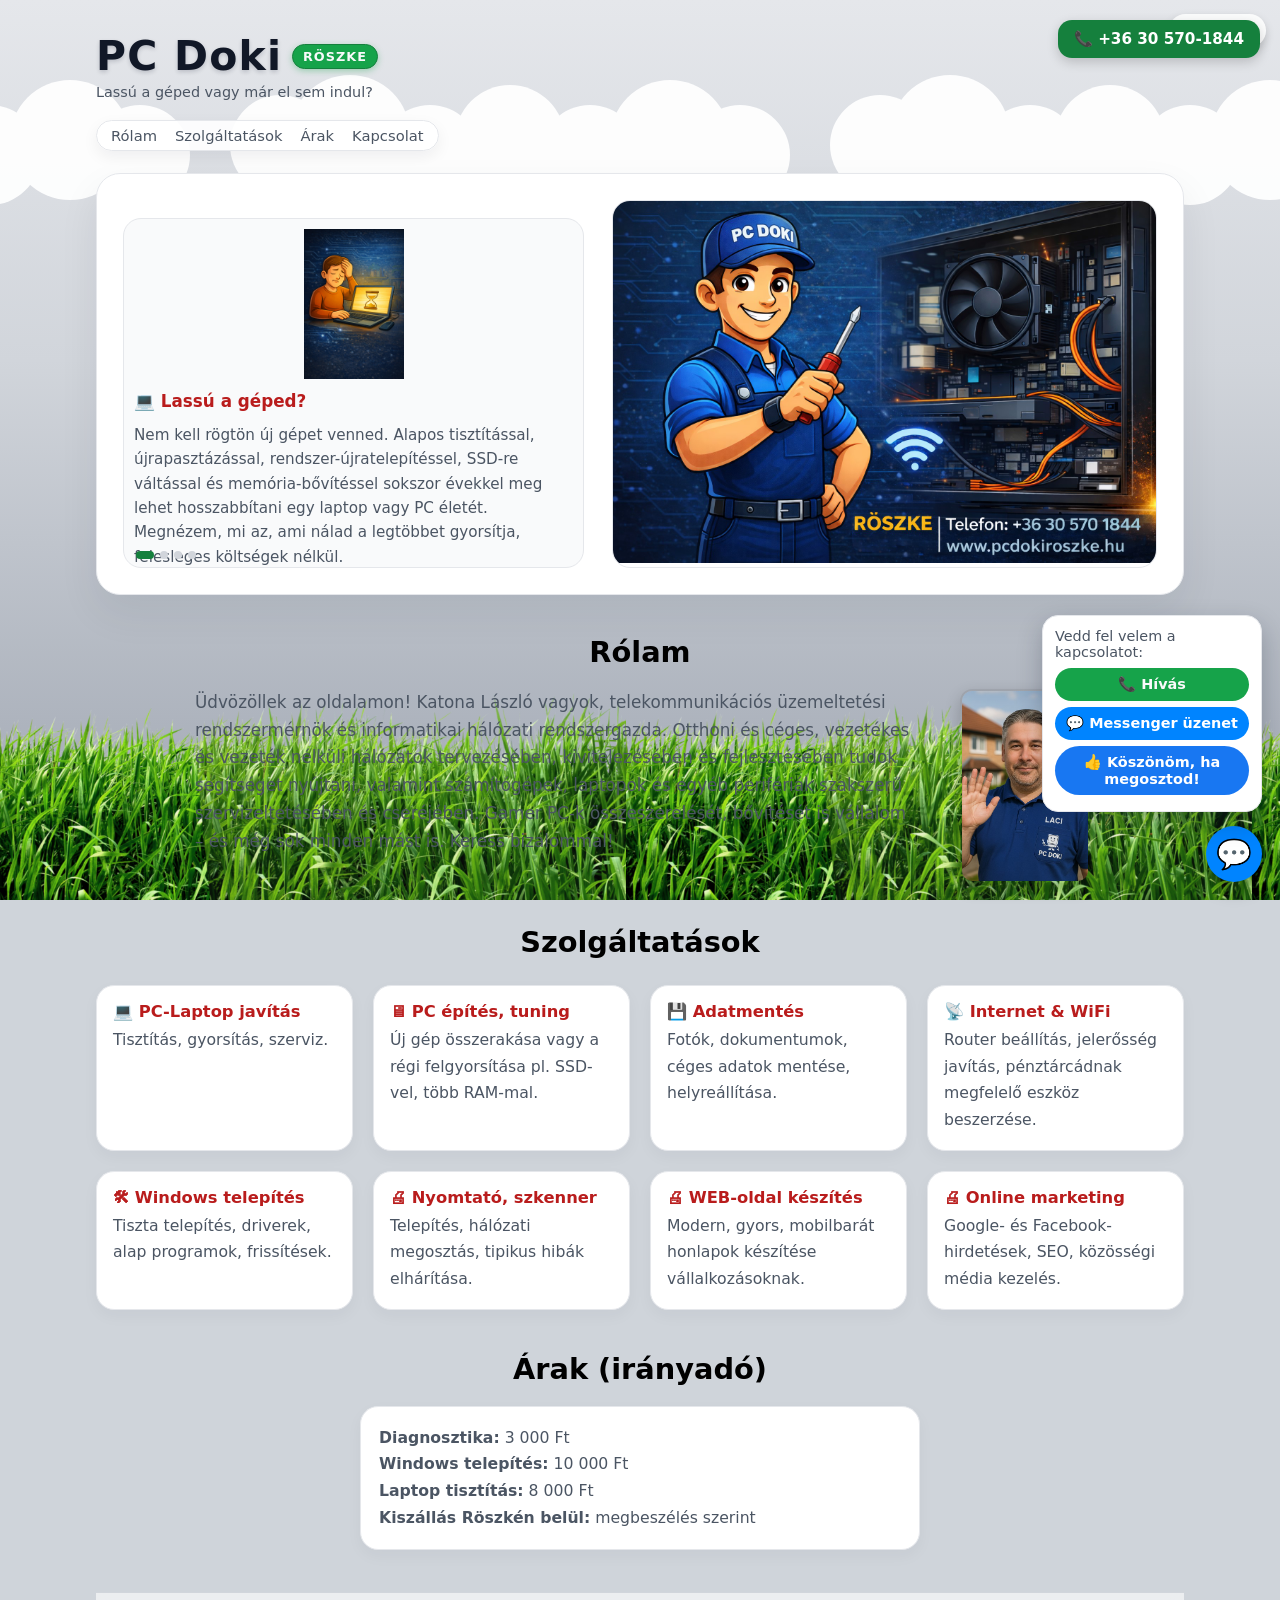
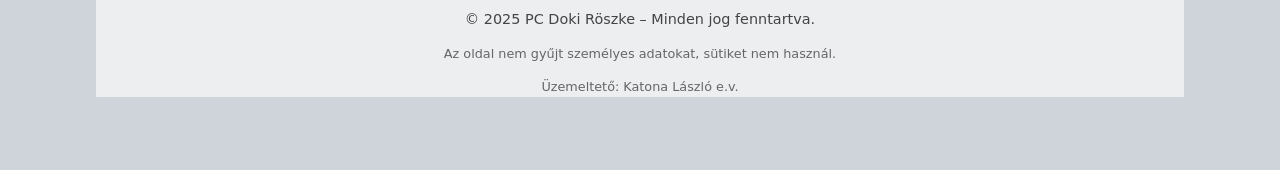
<file: index_v1.html>
<!DOCTYPE html>
<html lang="hu">

<head>
    <meta charset="UTF-8">
    <meta name="viewport" content="width=device-width, initial-scale=1.0">
    <title>PC Doki Röszke</title>

    <style>
        * {
            box-sizing: border-box;
        }

        :root {
            --surface: #ffffff;
            --accent: #15803d;
            --accent-soft: #dcfce7;
            --text-main: #111827;
            --text-muted: #4b5563;
            --border-soft: #e5e7eb;
        }

        /* =====================================
           HÁTTÉR: ÉLŐ FELHŐK + MOZGÓ FŰTENGER + VIRÁGOK
           ===================================== */

        body {
            margin: 0;
            font-family: "Segoe UI", system-ui, -apple-system, sans-serif;
            background: #cfd4da;
            overflow-x: hidden;
            position: relative;
            min-height: 100vh;
        }

        /* Égbolt */
        body::before {
            content: "";
            position: fixed;
            inset: 0;
            background: linear-gradient(to bottom, #e5e7eb 0%, #d1d5db 40%, #9ca3af 100%);
            z-index: -3;
        }

        /* FELHŐK (nagy, jól látható) */
        .clouds {
            position: fixed;
            top: 5%;
            left: -400px;
            width: 400%;
            height: 260px;
            background:
                url('data:image/svg+xml;utf8,\
                    <svg xmlns="http://www.w3.org/2000/svg" width="600" height="200" viewBox="0 0 600 200">\
                        <g fill="%23ffffff" opacity="0.92">\
                            <circle cx="80" cy="100" r="50" />\
                            <circle cx="150" cy="90" r="60" />\
                            <circle cx="230" cy="110" r="50" />\
                            <circle cx="310" cy="95" r="55" />\
                            <circle cx="390" cy="110" r="50" />\
                            <circle cx="470" cy="95" r="60" />\
                            <circle cx="540" cy="110" r="50" />\
                        </g>\
                    </svg>'
                ) repeat-x;
            animation: cloud-move 120s linear infinite;
            z-index: -2;
        }

        @keyframes cloud-move {
            0% {
                transform: translateX(0);
            }

            100% {
                transform: translateX(800px);
            }
        }

        /* =====================================
           TARTALOM
           ===================================== */

        .page {
            max-width: 1120px;
            margin: 0 auto;
            padding: 24px 16px 60px;
        }

        /* Topbar */
        .topbar {
            display: flex;
            align-items: center;
            justify-content: space-between;
            gap: 16px;
            padding: 8px 0 20px;
        }

        .brand-title {
            margin: 0;
            font-size: clamp(2.1rem, 3.2vw, 2.6rem);
            font-weight: 700;
        }

        .brand-sub {
            margin: 4px 0 0;
            font-size: 0.9rem;
            color: var(--text-muted);
        }

        .cta-main {
            display: inline-flex;
            align-items: center;
            gap: 8px;
            padding: 10px 18px;
            border-radius: 999px;
            background: var(--accent);
            color: #f9fafb;
            font-weight: 600;
            text-decoration: none;
            box-shadow: 0 8px 20px rgba(22, 163, 74, 0.35);
        }

        .cta-main span.icon {
            font-size: 1.2rem;
        }

        /* Navigáció */
        nav {
            margin-bottom: 22px;
        }

        .nav-links {
            display: inline-flex;
            gap: 18px;
            padding: 6px 14px;
            border-radius: 999px;
            background: rgba(255, 255, 255, 0.9);
            border: 1px solid var(--border-soft);
            box-shadow: 0 6px 16px rgba(15, 23, 42, 0.06);
        }

        .nav-links a {
            text-decoration: none;
            font-size: 0.92rem;
            color: var(--text-muted);
            font-weight: 500;
        }

        .nav-links a:hover {
            color: var(--accent);
        }

        /* HERO blokk */
        .hero {
            display: grid;
            grid-template-columns: minmax(0, 1.1fr) minmax(0, 1.3fr);
            gap: 28px;
            background: var(--surface);
            border-radius: 24px;
            padding: 26px;
            border: 1px solid var(--border-soft);
            box-shadow: 0 18px 40px rgba(15, 23, 42, 0.07);
            margin-bottom: 40px;
        }

        .hero-badge {
            display: inline-block;
            padding: 5px 12px;
            background: var(--accent-soft);
            color: #166534;
            border-radius: 999px;
            font-size: 0.8rem;
            font-weight: 600;
            margin-bottom: 10px;
        }

        .hero h2 {
            margin: 0 0 10px;
            font-size: 1.6rem;
            color: #7c2d12;
        }

        .hero p {
            margin: 0;
            font-size: 0.97rem;
            color: var(--text-muted);
            line-height: 1.7;
        }

        .hero-img-wrap {
            border: 1px solid var(--border-soft);
            border-radius: 18px;
            overflow: hidden;
        }

        .hero-img-wrap img {
            width: 100%;
            display: block;
        }

        /* Szekciók */
        section {
            margin-bottom: 42px;
        }

        h2.section-title {
            text-align: center;
            margin: 0 0 20px;
            font-size: 1.8rem;
        }

        section p {
            max-width: 720px;
            margin: 0 auto;
            font-size: 0.98rem;
            line-height: 1.7;
            color: var(--text-muted);
        }

        .services {
            margin-top: 26px;
            display: grid;
            gap: 20px;
            grid-template-columns: repeat(auto-fit, minmax(230px, 1fr));
        }

        .card {
            background: var(--surface);
            padding: 16px;
            border-radius: 18px;
            border: 1px solid var(--border-soft);
            box-shadow: 0 6px 16px rgba(15, 23, 42, 0.04);
        }

        .card h3 {
            margin: 0 0 6px;
            color: #b91c1c;
            font-size: 1.02rem;
        }

        .card p {
            margin: 0;
            color: var(--text-muted);
        }

        .contact-box {
            margin-top: 12px;
            background: #fff;
            padding: 18px;
            border-radius: 18px;
            border: 1px solid var(--border-soft);
            max-width: 560px;
            margin-left: auto;
            margin-right: auto;
            box-shadow: 0 6px 16px rgba(15, 23, 42, 0.04);
        }

        footer {
            text-align: center;
            margin-top: 10px;
            color: #6b7280;
            font-size: 0.85rem;
        }

        /* Kapcsolat űrlap (most nincs használva, de a stílus maradhat) */
        .contact-form {
            margin-top: 18px;
            background: #f9fafb;
            border-radius: 16px;
            padding: 16px;
            border: 1px solid var(--border-soft);
        }

        .form-row {
            margin-bottom: 12px;
        }

        .form-row label {
            display: block;
            font-size: 0.9rem;
            margin-bottom: 4px;
            color: #111827;
        }

        .form-row input,
        .form-row textarea {
            width: 100%;
            padding: 8px 10px;
            border-radius: 8px;
            border: 1px solid #d1d5db;
            font: inherit;
        }

        .form-row textarea {
            resize: vertical;
            min-height: 90px;
        }

        .form-row input:focus,
        .form-row textarea:focus {
            outline: none;
            border-color: var(--accent);
            box-shadow: 0 0 0 1px rgba(22, 163, 74, 0.3);
        }

        .form-actions {
            margin-top: 10px;
            display: flex;
            justify-content: flex-end;
        }

        .form-actions button {
            padding: 8px 16px;
            border-radius: 999px;
            border: none;
            background: var(--accent);
            color: #f9fafb;
            font-weight: 600;
            cursor: pointer;
        }

        .form-actions button:hover {
            background: #166534;
        }

        .form-note {
            margin-top: 6px;
            font-size: 0.8rem;
            color: var(--text-muted);
        }

        @media (max-width: 800px) {
            .hero {
                grid-template-columns: 1fr;
                padding: 20px;
            }

            .hero-img-wrap {
                order: -1;
            }

            .nav-links {
                flex-wrap: wrap;
                justify-content: center;
                width: 100%;
            }
        }

        #music-toggle {
            position: fixed;
            top: 14px;
            right: 14px;
            padding: 8px 14px;
            font-size: 0.9rem;
            border-radius: 999px;
            border: none;
            background: rgba(255, 255, 255, 0.85);
            color: #111;
            box-shadow: 0 4px 10px rgba(0, 0, 0, 0.15);
            cursor: pointer;
            z-index: 9999;
            backdrop-filter: blur(6px);
        }

        #music-toggle:hover {
            background: rgba(255, 255, 255, 1);
        }

        .brand-title {
            margin: 0;
            font-size: clamp(2.1rem, 3.2vw, 2.6rem);
            font-weight: 700;
            display: inline-flex;
            align-items: center;
            gap: 0.6rem;
        }

        .brand-title-main {
            letter-spacing: 0.03em;
            color: #111827;
        }

        .brand-title-pill {
            font-size: 0.8rem;
            text-transform: uppercase;
            letter-spacing: 0.08em;
            padding: 4px 10px;
            border-radius: 999px;
            background: #16a34a;
            color: #f9fafb;
            border: 1px solid #15803d;
            box-shadow: 0 2px 6px rgba(22, 163, 74, 0.35);
        }

        .brand-title-main {
            letter-spacing: 0.03em;
            color: #111827;
            text-shadow: 0 2px 4px rgba(15, 23, 42, 0.18);
        }

        /* Lebegő kontakt widget (Messenger + Telefon) */
        .floating-contact-widget {
            position: fixed;
            bottom: 18px;
            right: 18px;
            z-index: 10000;
            font-size: 14px;
        }

        #contact-toggle {
            width: 56px;
            height: 56px;
            border-radius: 50%;
            border: none;
            cursor: pointer;
            background: #0084ff;
            color: #fff;
            font-size: 1.8rem;
            box-shadow: 0 8px 18px rgba(0, 0, 0, 0.25);
            display: flex;
            align-items: center;
            justify-content: center;
        }

        .contact-panel {
            position: absolute;
            bottom: 70px;
            right: 0;
            width: 220px;
            background: #ffffff;
            border-radius: 16px;
            box-shadow: 0 10px 25px rgba(15, 23, 42, 0.25);
            padding: 12px 12px 10px;
            border: 1px solid var(--border-soft);
            opacity: 0;
            transform: translateY(10px);
            pointer-events: none;
            transition: opacity 0.2s ease, transform 0.2s ease;
        }

        .contact-panel.open {
            opacity: 1;
            transform: translateY(0);
            pointer-events: auto;
        }

        .contact-panel p {
            margin: 0 0 8px;
            font-size: 0.9rem;
            color: var(--text-muted);
        }

        .contact-btn {
            display: block;
            width: 100%;
            padding: 8px 10px;
            border-radius: 999px;
            text-align: center;
            text-decoration: none;
            font-size: 0.9rem;
            font-weight: 600;
            margin-bottom: 6px;
        }

        .contact-btn.phone {
            background: #16a34a;
            color: #f9fafb;
        }

        .contact-btn.messenger {
            background: #0084ff;
            color: #ffffff;
        }

        .contact-btn:hover {
            filter: brightness(1.05);
        }

        /* Lebegő hívás gomb – modern, prémium */
        .floating-call {
            position: fixed;
            top: 20px;
            right: 20px;
            /* jobbra igazítva, nem 20% (!!) */
            z-index: 9999;
            background: #15803d;
            /* kellemes zöld */
            color: #ffffff;
            padding: 10px 16px;
            /* kisebb, elegánsabb */
            border-radius: 14px;
            /* nem giga-kerek */
            font-size: 0.95rem;
            font-weight: 600;
            text-decoration: none;
            box-shadow: 0 4px 12px rgba(0, 0, 0, 0.18);
            /* visszafogott árnyék */
            display: inline-flex;
            align-items: center;
            gap: 8px;
            transition: all 0.18s ease;
            backdrop-filter: blur(6px);
        }

        .floating-call:hover {
            background: #0f632d;
            box-shadow: 0 6px 16px rgba(0, 0, 0, 0.25);
            transform: translateY(-1px);
        }

        .floating-call:active {
            transform: scale(0.97);
        }


        /* REALISZTIKUS MAGASFŰ A KÉPERNYŐ ALJÁN */
        body::after {
            content: "";
            position: fixed;
            bottom: 0;
            left: 0;
            right: 0;
            height: 280px;

            background: url("grass.png") repeat-x;
            background-size: contain;
            animation: grass-wind 14s ease-in-out infinite alternate;

            z-index: -1;
            pointer-events: none;
            opacity: 1;

            mask-image: linear-gradient(to top, rgba(0, 0, 0, 1) 60%, rgba(0, 0, 0, 0) 100%);
            -webkit-mask-image: linear-gradient(to top, rgba(0, 0, 0, 1) 60%, rgba(0, 0, 0, 0) 100%);
        }

        @keyframes grass-wind {
            0% {
                transform: translateX(0) skewX(0deg);
            }

            50% {
                transform: translateX(-12px) skewX(1deg);
            }

            100% {
                transform: translateX(10px) skewX(-1.2deg);
            }
        }

        /* Rólam rész */
        .rolam-wrap {
            display: flex;
            align-items: flex-start;
            justify-content: center;
            gap: 40px;
            max-width: 900px;
            margin: 0 auto;
            position: relative;
        }

        .rolam-photo {
            width: 130px;
            height: auto;
            border-radius: 12px;
            border: 2px solid rgba(0, 0, 0, 0.1);
            box-shadow: 0 6px 16px rgba(0, 0, 0, 0.2);
            pointer-events: none;
            user-select: none;
            object-fit: cover;
        }

        .rolam-wrap p {
            flex: 1;
            font-size: 1.05rem;
            line-height: 1.65;
        }

        @media (max-width: 900px) {
            .rolam-wrap {
                flex-direction: column;
                gap: 20px;
            }

            .rolam-photo {
                display: none;
            }
        }

        /* HERO slide dobozok */
        .hero-slides {
            margin-top: 18px;
            padding: 14px 14px 10px;
            background: #f9fafb;
            border-radius: 18px;
            border: 1px solid var(--border-soft);
            position: relative;
            overflow: hidden;
            min-height: 350px;
            /* magasabb doboz, hogy a kép elférjen */
        }

        /* egyes slide-ok egymás fölött, csak az aktív látszik */
        .hero-slide {
            position: absolute;
            inset: 10px 10px 38px;
            /* alul hagyjunk helyet a pöttyöknek */
            opacity: 0;
            transform: translateY(8px);
            transition: opacity 0.35s ease, transform 0.35s ease;
            display: flex;
            flex-direction: column;
            gap: 8px;
        }

        /* kép a slide-ban */
        .hero-slide img {
            width: 100%;
            max-height: 150px;
            /* ne legyen túl magas */
            object-fit: contain;
            border-radius: 12px;
            margin-bottom: 4px;
        }

        .hero-slide h3 {
            margin: 0 0 4px;
            font-size: 1.05rem;
            color: #b91c1c;
        }

        .hero-slide p {
            margin: 0;
            font-size: 0.95rem;
            color: var(--text-muted);
            line-height: 1.6;
        }

        /* aktív slide */
        .hero-slide.active {
            opacity: 1;
            transform: translateY(0);
        }

        /* pöttyök alul */
        .hero-dots {
            position: absolute;
            left: 12px;
            bottom: 8px;
            display: flex;
            gap: 6px;
        }

        .hero-dot {
            width: 8px;
            height: 8px;
            border-radius: 999px;
            border: none;
            background: #d1d5db;
            padding: 0;
            cursor: pointer;
        }

        .hero-dot.active {
            width: 18px;
            background: #15803d;
        }

        .clean-footer {
            text-align: center;
            padding: 0px 0px;
            color: #444;
            font-size: 0.9rem;
            line-height: 1.55;
            background: rgba(255, 255, 255, 0.6);
            /* lágy fehéres */
            backdrop-filter: blur(6px);
            /* üveges hatás */
            border-top: 1px solid #d1d5db;
            /* finom vonal */
            margin-top: 40px;
        }

        .clean-footer .small {
            font-size: 0.8rem;
            color: #666;
            margin-top: 4px;
        }

        .contact-btn.share {
            background: #1877f2;
            /* Facebook kék */
            color: #ffffff;
        }

        .contact-btn.share:hover {
            filter: brightness(1.1);
        }
    </style>
</head>

<body>
    <!-- Háttérzene -->
    <audio id="bg-music" autoplay loop muted>
        <source src="pcdoki-music.mp3" type="audio/mp3">
    </audio>

    <!-- Zene KI/BE gomb -->
    <button id="music-toggle">🔇 Zene ki</button>

    <!-- Lebegő Messenger + Telefon widget -->
    <div class="floating-contact-widget">
        <button id="contact-toggle">💬</button>

        <div class="contact-panel open" id="contact-panel">
            <p>Vedd fel velem a kapcsolatot:</p>
            <a href="tel:+36305701844" class="contact-btn phone">📞 Hívás</a>
            <a href="https://m.me/laszlo.katona.777" target="_blank" class="contact-btn messenger">
                💬 Messenger üzenet
            </a>
            <a href="https://www.facebook.com/sharer/sharer.php?u=https%3A%2F%2Fpcdokiroszke.hu" target="_blank"
                class="contact-btn share">
                👍 Köszönöm, ha megosztod!
            </a>

        </div>
    </div>

    <!-- Felhők -->
    <div class="clouds"></div>

    <div class="page">
        <!-- Felső sáv -->
        <header class="topbar">
            <div class="brand">
                <h1 class="brand-title">
                    <span class="brand-title-main">PC Doki</span>
                    <span class="brand-title-pill">Röszke</span>
                </h1>

                <p class="brand-sub">
                    Lassú a géped vagy már el sem indul?
                </p>
            </div>

            <a href="tel:+36305701844" class="floating-call">
                📞 +36 30 570-1844
            </a>
        </header>

        <!-- Navi -->
        <nav>
            <div class="nav-links">
                <a href="#rolam">Rólam</a>
                <a href="#szolgaltatasok">Szolgáltatások</a>
                <a href="#arak">Árak</a>
                <a href="#kapcsolat">Kapcsolat</a>
            </div>
        </nav>

        <!-- HERO -->
        <section class="hero">
            <div class="hero-text">
                <div class="hero-slides">
                    <div class="hero-slide">
                        <img src="doki-lassu-gep1.jpg" alt="Lassú laptop illusztráció">
                        <h3>💻 Lassú a géped?</h3>
                        <p>
                            Nem kell rögtön új gépet venned.
                            Alapos tisztítással, újrapasztázással, rendszer-újratelepítéssel,
                            SSD-re váltással és memória-bővítéssel sokszor évekkel meg lehet hosszabbítani
                            egy laptop vagy PC életét. Megnézem, mi az, ami nálad a legtöbbet gyorsítja,
                            felesleges költségek nélkül.
                        </p>
                    </div>

                    <div class="hero-slide">
                        <img src="doki-lassu-gep2.jpg" alt="Lassú laptop illusztráció">
                        <h3>🌐 Lassú a neted?</h3>
                        <p>
                            Lehet a szolgáltatónál a gond, lehet a routeren, vagy egyszerűen a beállításokkal van baj.
                            Sebességméréssel, router-beállítással, csatornaváltással és firmware-frissítéssel
                            kiderítem, hol akad el a sávszélesség. Elmagyarázom érthetően, mi a gond, és mit érdemes
                            lépni – nem csak „varázslok”, aztán hazamegyek.
                        </p>
                    </div>

                    <div class="hero-slide">
                        <img src="doki-lassu-gep3.jpg" alt="Lassú laptop illusztráció">
                        <h3>📶 Nincs WiFi a ház bizonyos részein?</h3>
                        <p>
                            Falusi, vastag falú házaknál teljesen normális, hogy a router jele nem jut el mindenhová.
                            Felmérem, hol gyenge a jel, és javaslatot teszek mesh rendszerre, jelerősítőre
                            vagy jobb routerre. A cél: stabil WiFi a nappaliban, hálóban, gyerekszobában,
                            sőt akár a teraszon vagy a műhelyben is.
                        </p>
                    </div>

                    <div class="hero-slide">
                        <img src="doki-lassu-gep4.jpg" alt="Lassú laptop illusztráció">
                        <h3>👨‍👩‍👧 Szeretnél szabályokat az otthoni netezésre?</h3>
                        <p>
                            A gyerekek ma már mindent a neten intéznek – nem baj, ha használják, de nem mindegy hogyan.
                            Segítek beállítani a szülői felügyeletet, időkorlátokat, tartalomszűrést,
                            és megmutatom, hogyan tudod te is kezelni ezeket később.
                            Így nyugodtabb lehetsz, ők pedig biztonságosabban neteznek.
                        </p>
                    </div>

                    <div class="hero-dots">
                        <button class="hero-dot"></button>
                        <button class="hero-dot"></button>
                        <button class="hero-dot"></button>
                        <button class="hero-dot"></button>
                    </div>
                </div>
            </div>

            <div class="hero-img-wrap">
                <img src="doki1.jpg" alt="PC-DOKI népmese illusztráció">
            </div>
        </section>

        <!-- Rólam -->
        <section id="rolam" class="rolam-section">
            <h2 class="section-title">Rólam</h2>

            <div class="rolam-wrap">
                <p>
                    Üdvözöllek az oldalamon!
                    Katona László vagyok, telekommunikációs üzemeltetési rendszermérnök és informatikai hálózati
                    rendszergazda. Otthoni és céges, vezetékes és vezeték nélküli hálózatok tervezésében,
                    kivitelezésében
                    és fejlesztésében tudok segítséget nyújtani, valamint számítógépek, laptopok és egyéb perifériák
                    szakszerű szervizeltetésében és cseréjében. Gamer PC-k összeszerelését, bővítését is vállalom – és
                    még sok minden mást is. Keress bizalommal!
                </p>

                <img src="doki2.jpg" alt="PC Doki portré" class="rolam-photo">
            </div>
        </section>

        <!-- Szolgáltatások -->
        <section id="szolgaltatasok">
            <h2 class="section-title">Szolgáltatások</h2>

            <div class="services">
                <div class="card">
                    <h3>💻 PC-Laptop javítás</h3>
                    <p>Tisztítás, gyorsítás, szerviz.</p>
                </div>

                <div class="card">
                    <h3>🖥 PC építés, tuning</h3>
                    <p>Új gép összerakása vagy a régi felgyorsítása pl. SSD-vel, több RAM-mal.</p>
                </div>

                <div class="card">
                    <h3>💾 Adatmentés</h3>
                    <p>Fotók, dokumentumok, céges adatok mentése, helyreállítása.</p>
                </div>

                <div class="card">
                    <h3>📡 Internet & WiFi</h3>
                    <p>Router beállítás, jelerősség javítás, pénztárcádnak megfelelő eszköz beszerzése.</p>
                </div>

                <div class="card">
                    <h3>🛠 Windows telepítés</h3>
                    <p>Tiszta telepítés, driverek, alap programok, frissítések.</p>
                </div>

                <div class="card">
                    <h3>🖨 Nyomtató, szkenner</h3>
                    <p>Telepítés, hálózati megosztás, tipikus hibák elhárítása.</p>
                </div>
                <div class="card">
                    <h3>🖨 WEB-oldal készítés </h3>
                    <p>Modern, gyors, mobilbarát honlapok készítése vállalkozásoknak.</p>
                </div>
                <div class="card">
                    <h3>🖨 Online marketing</h3>
                    <p>Google- és Facebook-hirdetések, SEO, közösségi média kezelés.</p>
                </div>
            </div>
        </section>

        <!-- Árak -->
        <section id="arak">
            <h2 class="section-title">Árak (irányadó)</h2>
            <div class="contact-box">
                <p><b>Diagnosztika:</b> 3 000 Ft</p>
                <p><b>Windows telepítés:</b> 10 000 Ft</p>
                <p><b>Laptop tisztítás:</b> 8 000 Ft</p>
                <p><b>Kiszállás Röszkén belül:</b> megbeszélés szerint</p>
            </div>
        </section>

        <footer class="clean-footer">
            <p>© 2025 PC Doki Röszke – Minden jog fenntartva.</p>
            <p class="small">Az oldal nem gyűjt személyes adatokat, sütiket nem használ.</p>
            <p class="small">Üzemeltető: Katona László e.v.</p>
        </footer>


    </div>

    <script>
        document.addEventListener("DOMContentLoaded", function () {
            /* Kapcsolat űrlap -> mailto (csak ha lenne űrlap) */
            const form = document.getElementById("contact-form");
            if (form) {
                form.addEventListener("submit", function (e) {
                    e.preventDefault();

                    const name = document.getElementById("name").value.trim();
                    const email = document.getElementById("email").value.trim();
                    const message = document.getElementById("message").value.trim();

                    if (!name || !email || !message) {
                        alert("Kérlek, tölts ki minden mezőt!");
                        return;
                    }

                    const subject = encodeURIComponent("Üzenet a PC Doki Röszke weboldalról");
                    const body = encodeURIComponent(
                        "Név: " + name + "\n" +
                        "Email: " + email + "\n\n" +
                        "Üzenet:\n" + message
                    );

                    window.location.href = "mailto:laszlo.katona.hu@gmail.com"
                        + "?subject=" + subject
                        + "&body=" + body;
                });
            }

            /* Háttérzene autoplay + gomb */
            const music = document.getElementById("bg-music");
            const toggle = document.getElementById("music-toggle");

            setTimeout(() => {
                try {
                    music.muted = false;
                    music.volume = 0.08; // nagyon halk
                } catch (e) {
                    console.warn("A böngésző blokkolhatja az automatikus lejátszást.");
                }
            }, 1200);

            let playing = true;

            toggle.addEventListener("click", () => {
                if (playing) {
                    music.pause();
                    toggle.textContent = "🎵 Zene be";
                } else {
                    music.play();
                    music.volume = 0.08;
                    toggle.textContent = "🔇 Zene ki";
                }
                playing = !playing;
            });

            /* HERO SLIDESHOW */
            const slides = Array.from(document.querySelectorAll(".hero-slide"));
            const dots = Array.from(document.querySelectorAll(".hero-dot"));

            if (slides.length && dots.length && slides.length === dots.length) {
                let current = 0;
                let timer = null;

                function showSlide(i) {
                    slides[current].classList.remove("active");
                    dots[current].classList.remove("active");

                    current = i;

                    slides[current].classList.add("active");
                    dots[current].classList.add("active");
                }

                function startSlider() {
                    timer = setInterval(() => {
                        const next = (current + 1) % slides.length;
                        showSlide(next);
                    }, 20000); // 5 mp-enként vált
                }

                dots.forEach((dot, i) => {
                    dot.addEventListener("click", () => {
                        clearInterval(timer);
                        showSlide(i);
                        startSlider();
                    });
                });

                // induló állapot
                slides[0].classList.add("active");
                dots[0].classList.add("active");
                startSlider();
            }
        });

        /* Lebegő kontakt widget (panel nyit/zár) */
        const contactToggle = document.getElementById("contact-toggle");
        const contactPanel = document.getElementById("contact-panel");

        contactToggle.addEventListener("click", () => {
            contactPanel.classList.toggle("open");
        });

        document.addEventListener("click", (e) => {
            if (!contactPanel.contains(e.target) &&
                !contactToggle.contains(e.target)) {
                contactPanel.classList.remove("open");
            }
        });
    </script>

</body>

</html>
</file>
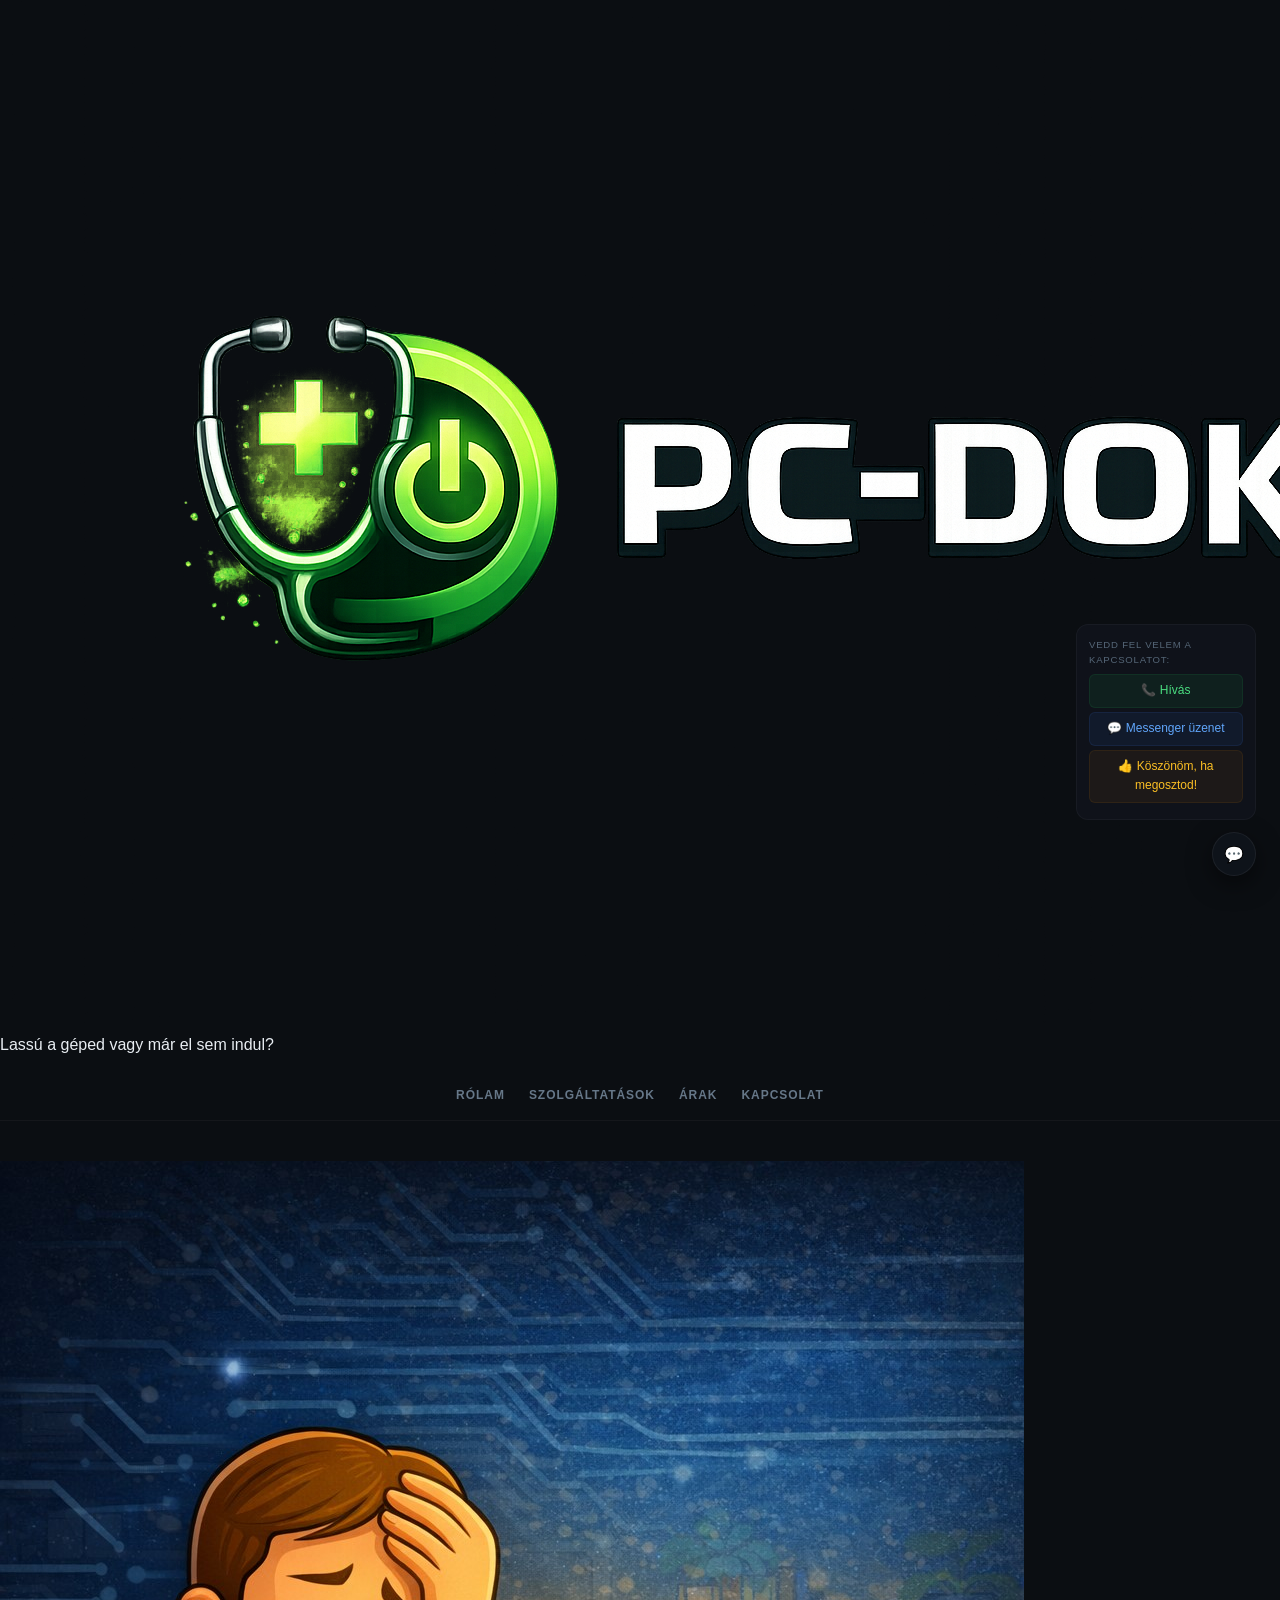
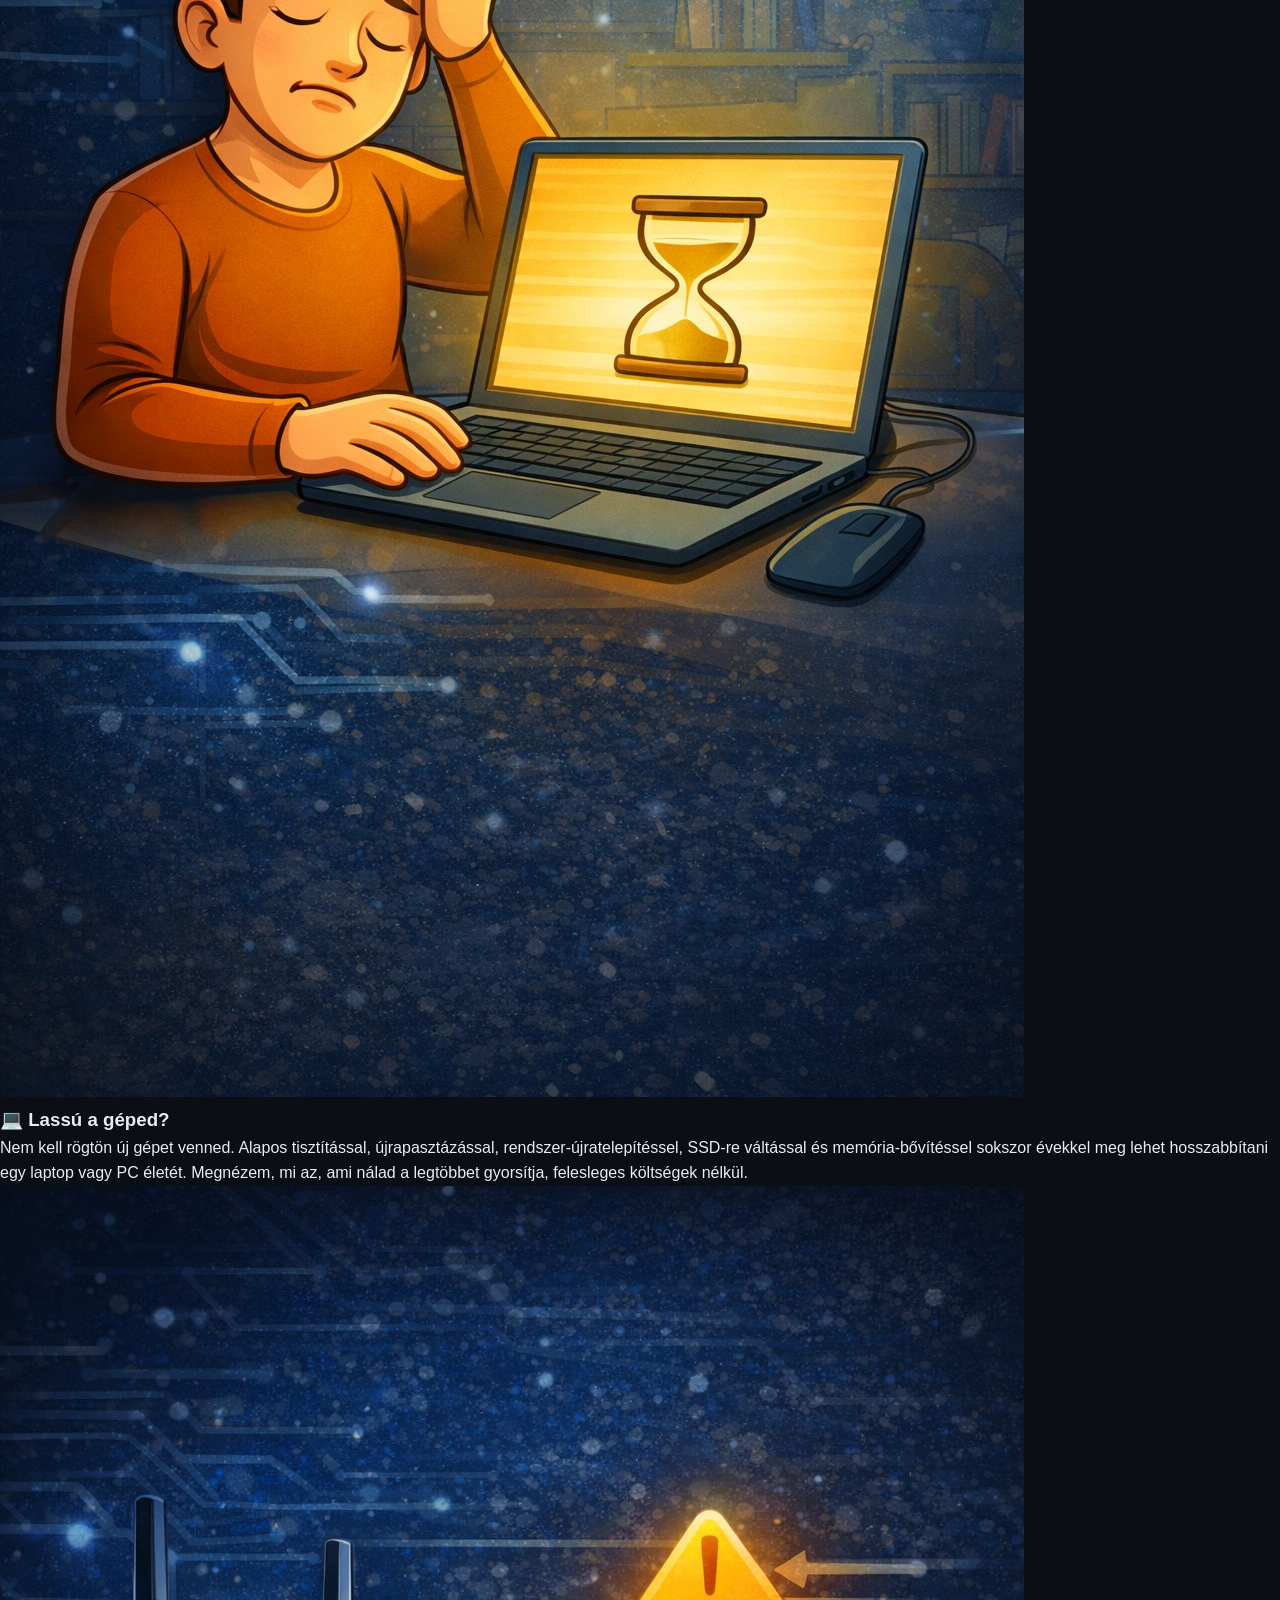
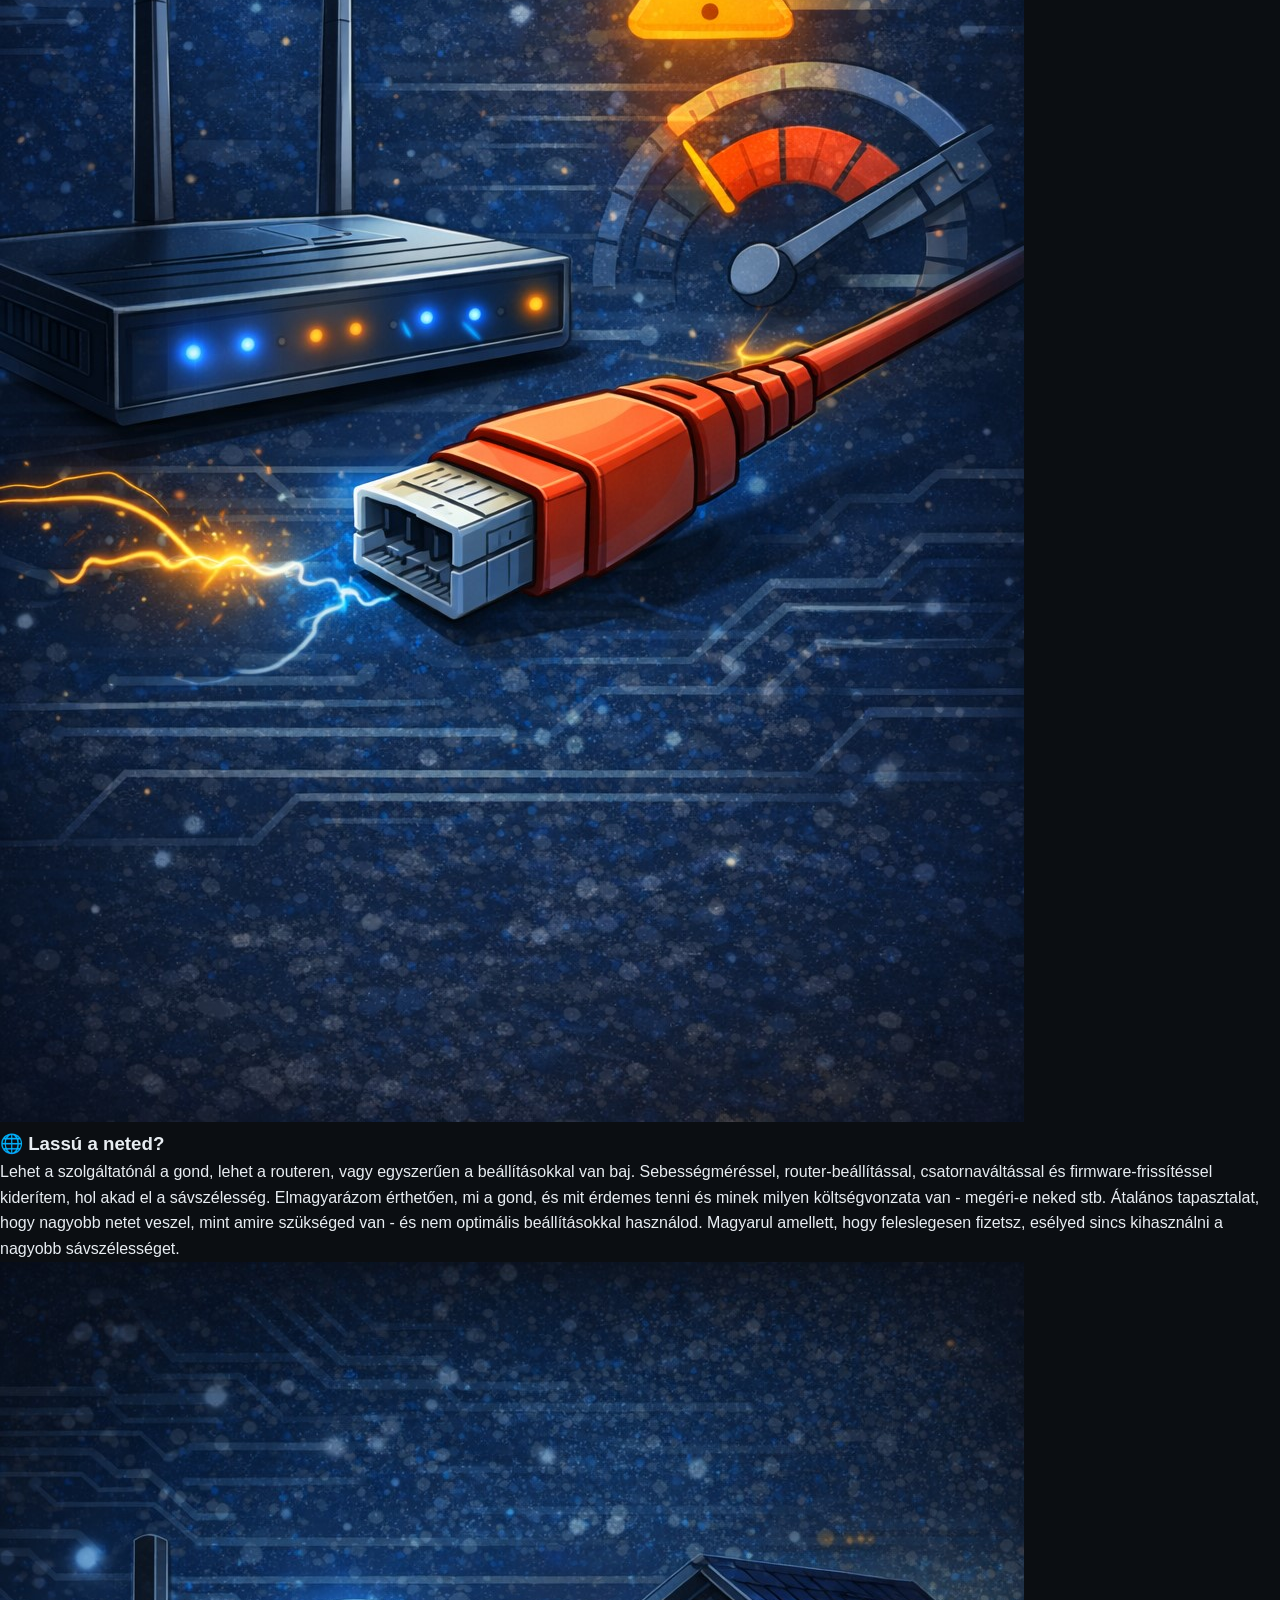
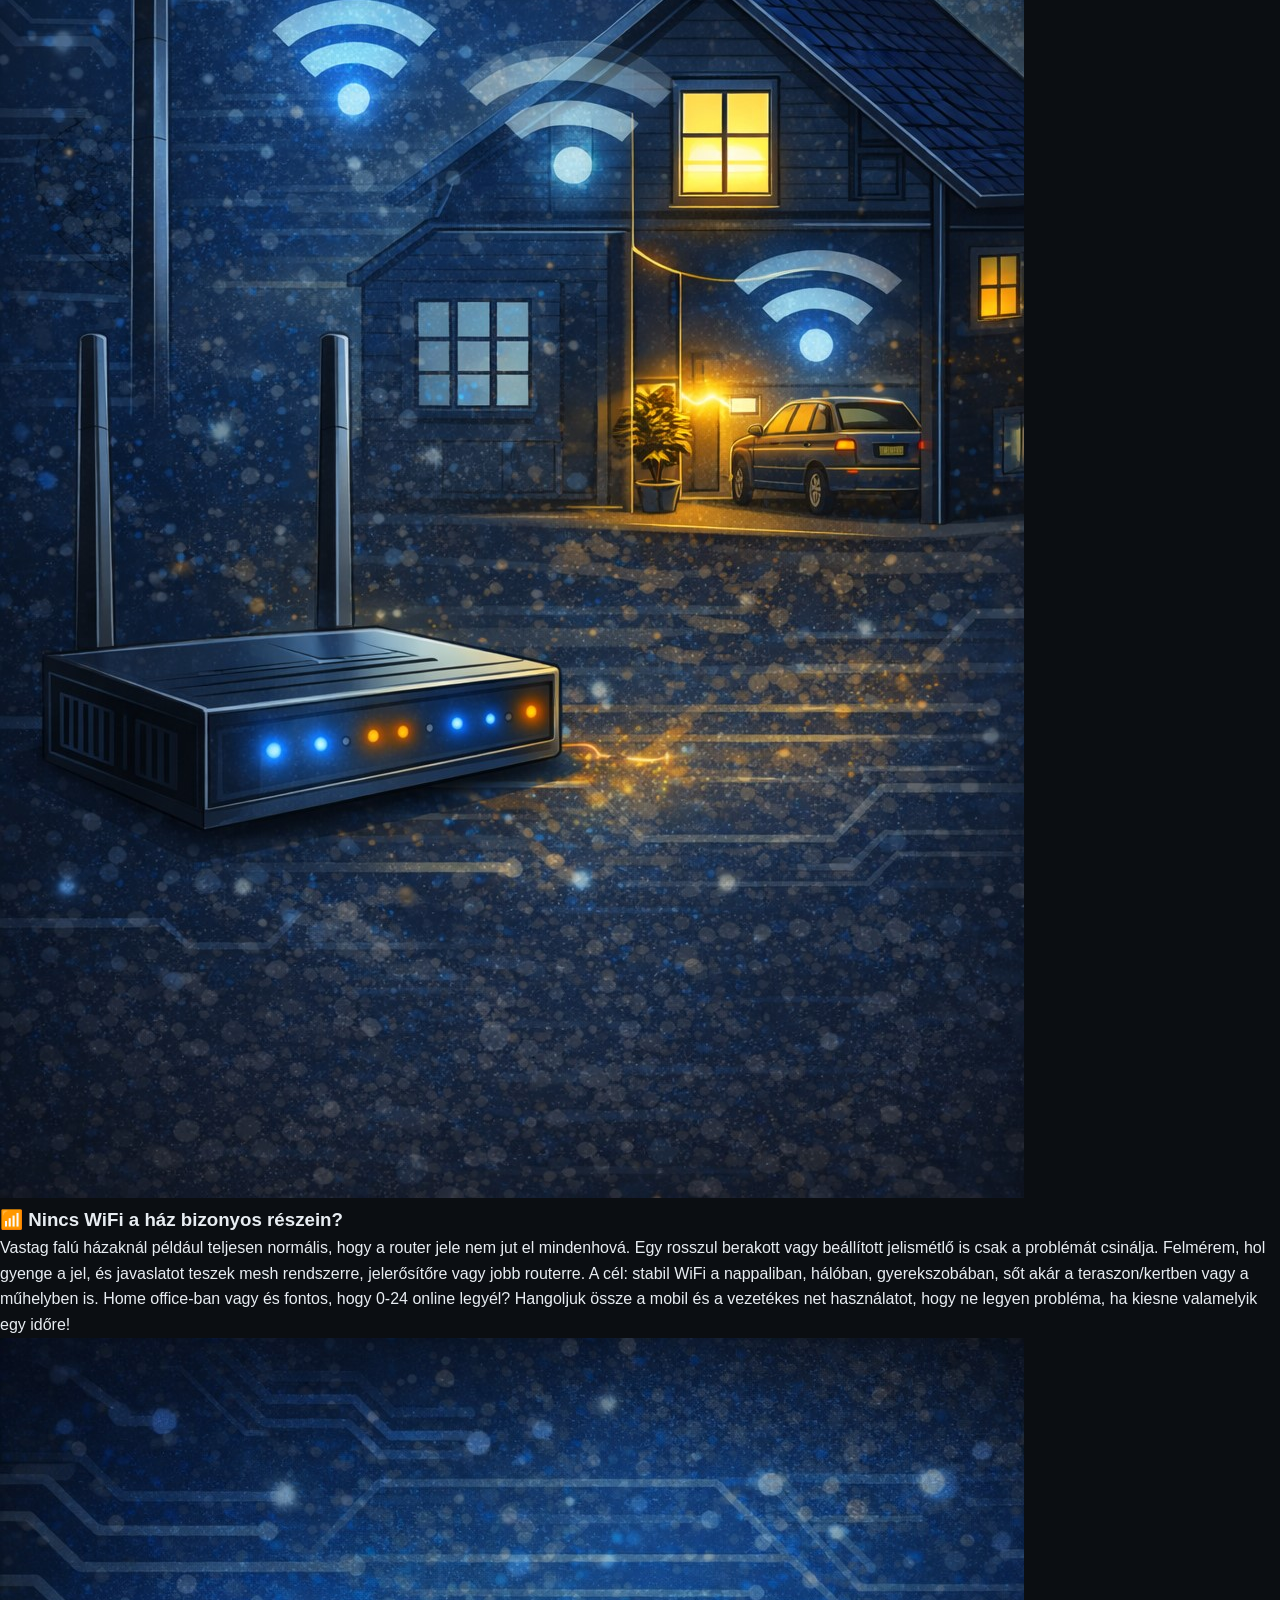
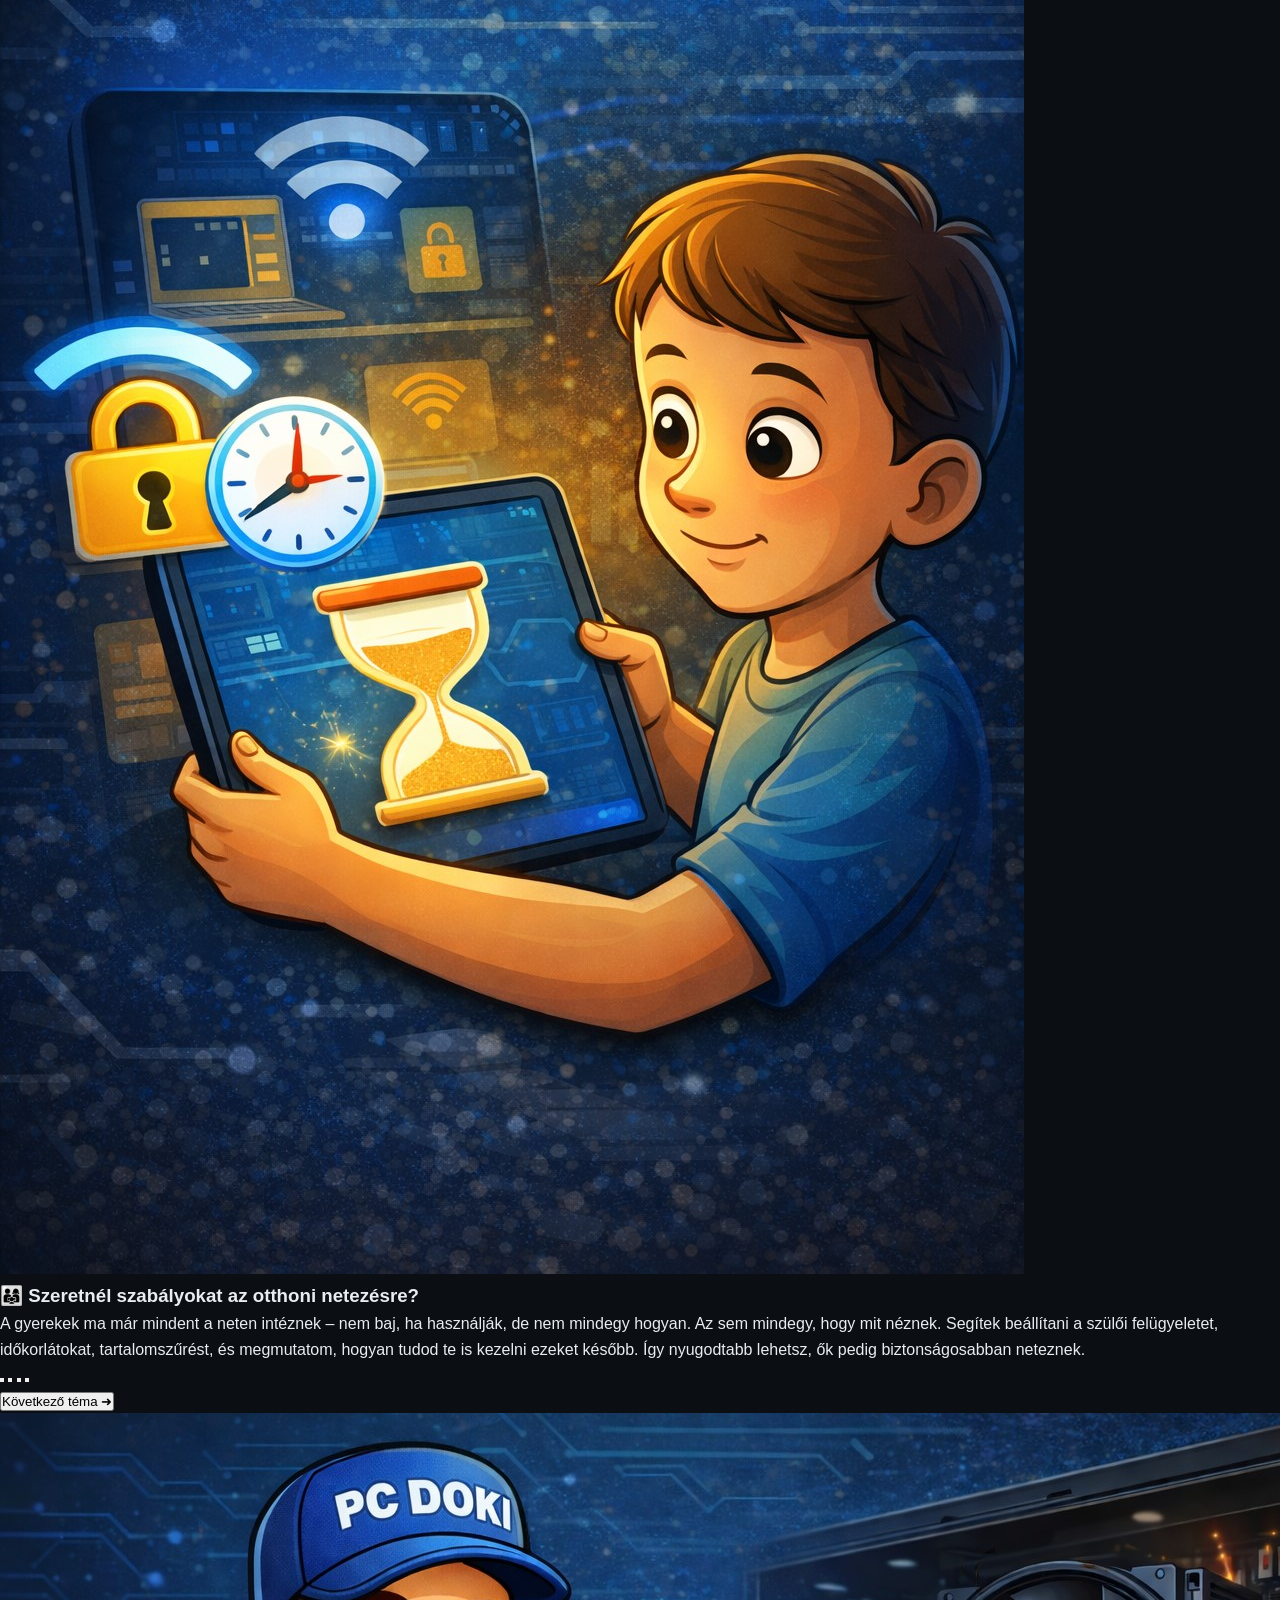
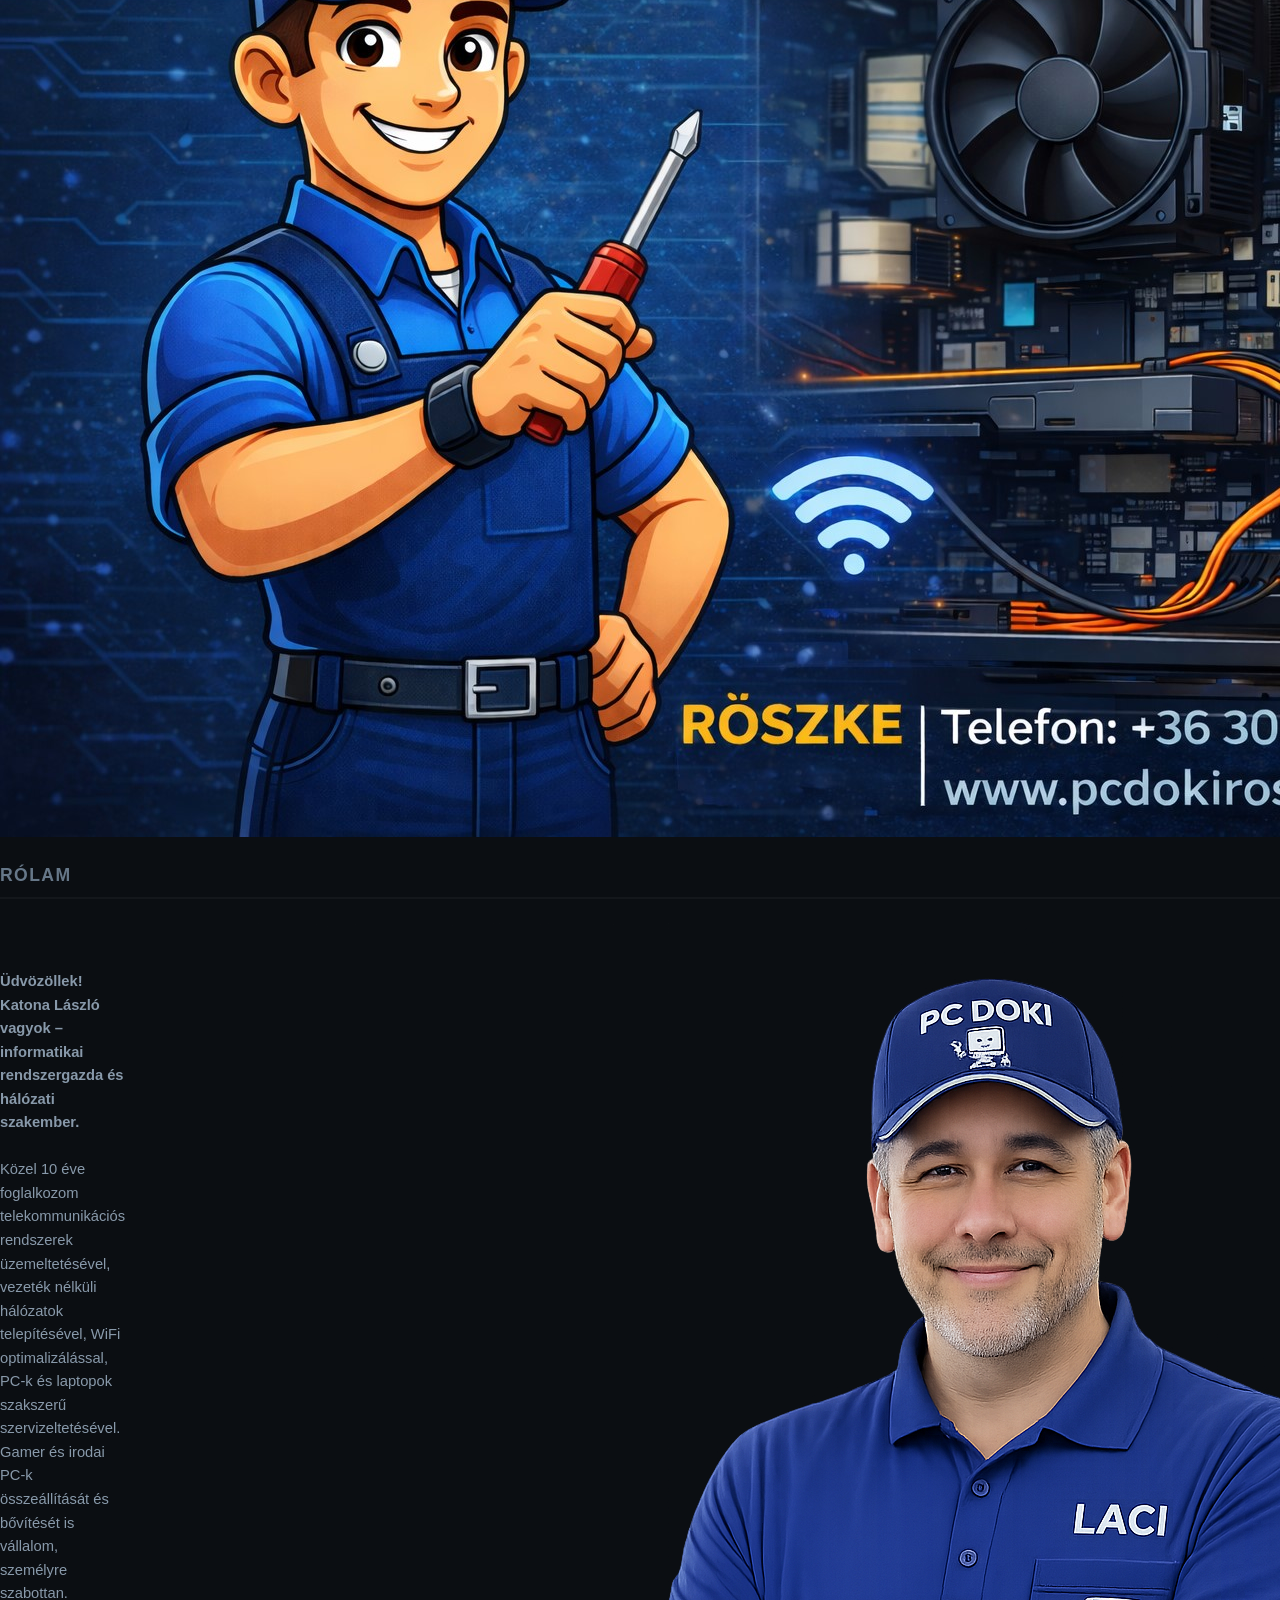
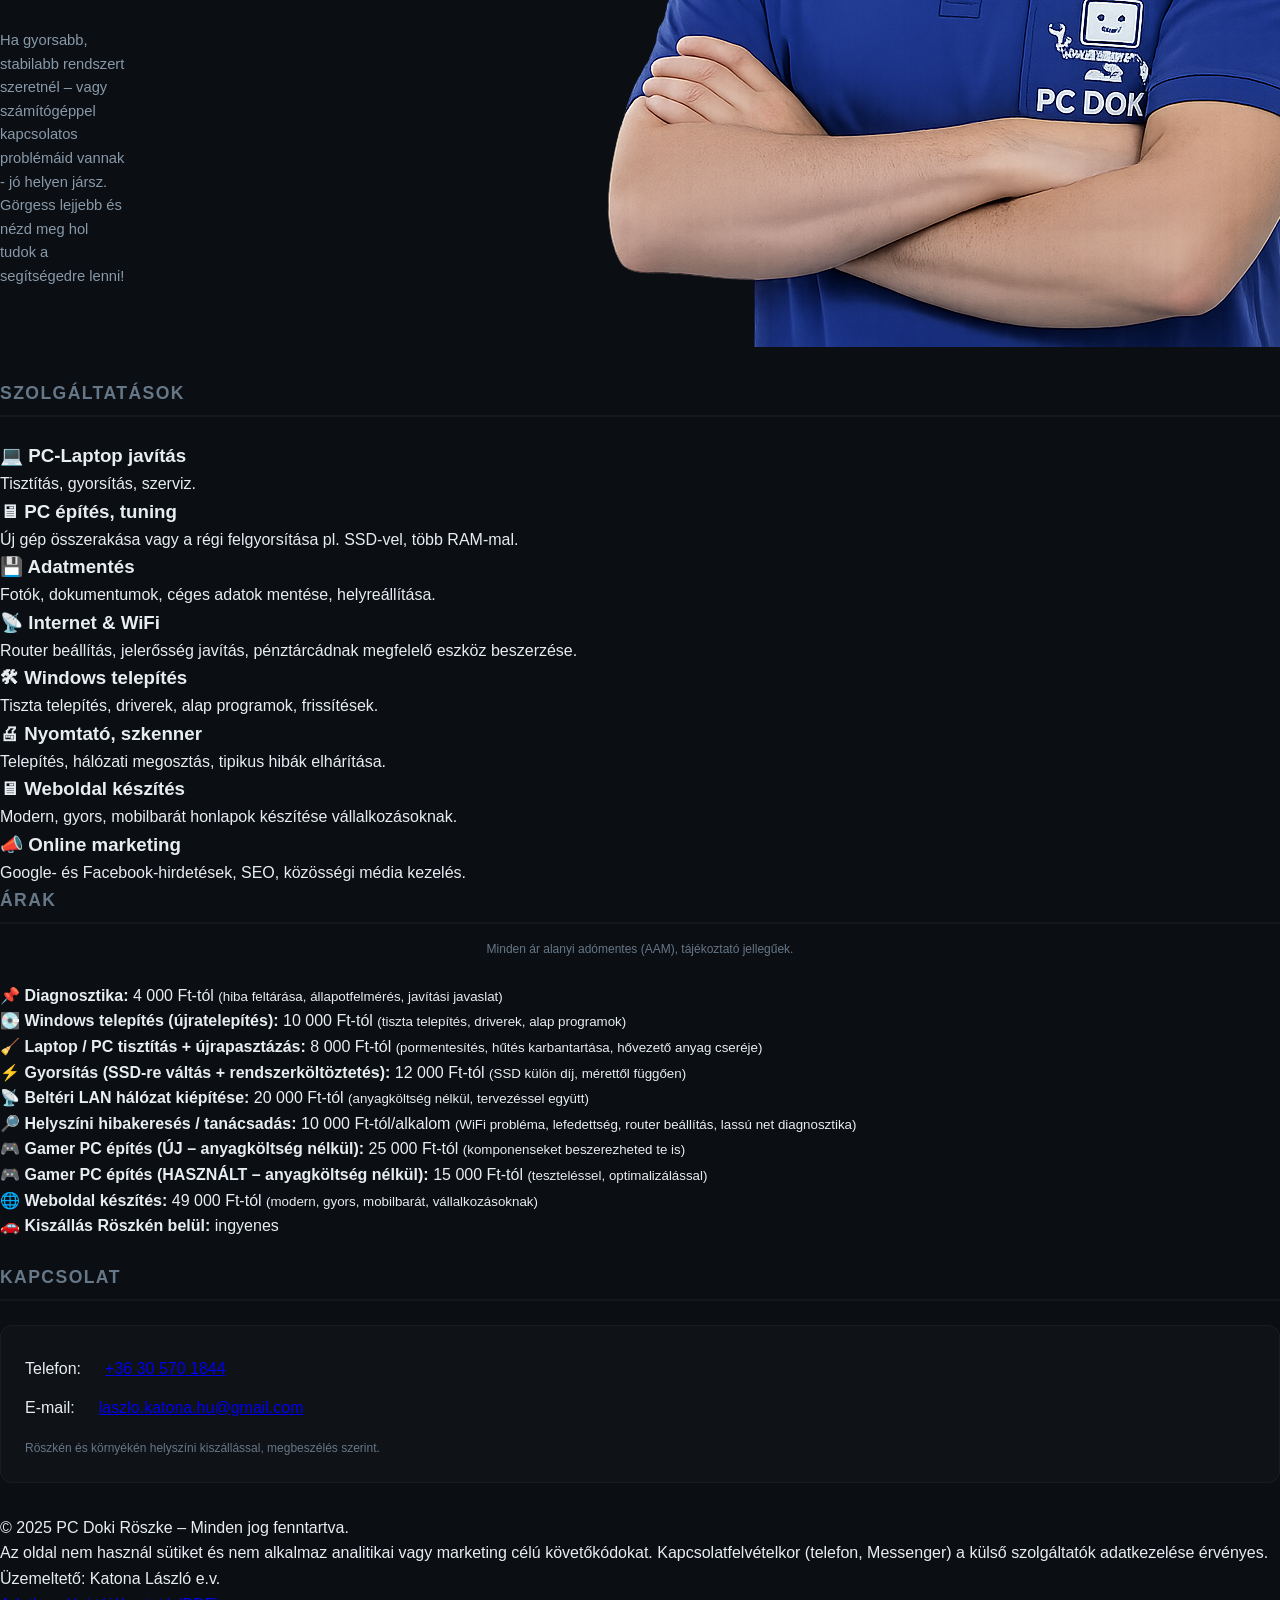
<file: index_v2.html>
<!DOCTYPE html>
<html lang="hu">

<head>
    <meta charset="UTF-8">
    <meta name="viewport" content="width=device-width, initial-scale=1.0">
    <title>PC Doki Röszke – Laptop, PC, WiFi, hálózat</title>

    <meta name="description" content="PC Doki Röszke – laptop és PC javítás, gyorsítás, WiFi és otthoni hálózat beállítás, gamer PC építés, helyszíni kiszállással, szerviz">

    <!-- Open Graph a Facebook / Messenger megosztáshoz -->
    <meta property="og:title" content="PC Doki Röszke">
    <meta property="og:description" content="Lassú a géped vagy a neted? Segítek Röszkén és környékén.">
    <meta property="og:type" content="website">
    <meta property="og:url" content="https://pcdokiroszke.hu">
    <meta property="og:image" content="https://pcdokiroszke.hu/doki1.jpg">

    <link rel="stylesheet" href="style.css">
    <link rel="icon" type="image/png" href="favicon.png">
</head>

<body>
    
        <!--
    <audio id="bg-music" autoplay loop muted>
        <source src="pcdoki-music.mp3" type="audio/mp3">
    </audio>
    
    <button id="music-toggle">🔇 Zene ki</button>
    -->


    <!-- Lebegő Messenger + Telefon widget -->
    <div class="floating-contact-widget">
        <button id="contact-toggle">💬</button>

        <div class="contact-panel open" id="contact-panel">
            <p>Vedd fel velem a kapcsolatot:</p>
            <a href="tel:+36305701844" class="contact-btn phone">📞 Hívás</a>
            <a href="https://m.me/pcdokiroszke"
               target="_blank"
               rel="noopener"
               class="contact-btn messenger">
                💬 Messenger üzenet
            </a>

            <a href="https://www.facebook.com/sharer/sharer.php?u=https%3A%2F%2Fpcdokiroszke.hu"
               target="_blank"
               class="contact-btn share">
                👍 Köszönöm, ha megosztod!
            </a>
        </div>
    </div>

    <!-- Felhők -->
    <div class="clouds"></div>

    <div class="page">
        <!-- Felső sáv -->
        <header class="topbar">
            <div class="brand">
                <img src="logo-pc-doki-roszke.png"
     alt="PC Doki Röszke – számítógép szerviz"
     class="brand-logo"
                />


                <p class="brand-sub" id="brand-sub">
                Lassú a géped vagy már el sem indul?
                </p>


            </div>

            
        </header>

        <!-- Navi -->
        <nav>
            <div class="nav-links">
                <a href="#rolam">Rólam</a>
                <a href="#szolgaltatasok">Szolgáltatások</a>
                <a href="#arak">Árak</a>
                <a href="#kapcsolat">Kapcsolat</a>
            </div>
        </nav>

        <!-- HERO -->
        <section class="hero">
            <div class="hero-text">
                <div class="hero-slides">
                    <div class="hero-slide">
                        <img src="doki-lassu-gep1.jpg" alt="Lassú laptop illusztráció">
                        <h3>💻 Lassú a géped?</h3>
                        <p>
                            Nem kell rögtön új gépet venned.
                            Alapos tisztítással, újrapasztázással, rendszer-újratelepítéssel,
                            SSD-re váltással és memória-bővítéssel sokszor évekkel meg lehet hosszabbítani
                            egy laptop vagy PC életét. Megnézem, mi az, ami nálad a legtöbbet gyorsítja,
                            felesleges költségek nélkül.
                        </p>
                    </div>

                    <div class="hero-slide">
                        <img src="doki-lassu-gep2.jpg" alt="Lassú net illusztráció">
                        <h3>🌐 Lassú a neted?</h3>
                        <p>
                            Lehet a szolgáltatónál a gond, lehet a routeren, vagy egyszerűen a beállításokkal van baj.
                            Sebességméréssel, router-beállítással, csatornaváltással és firmware-frissítéssel
                            kiderítem, hol akad el a sávszélesség. Elmagyarázom érthetően, mi a gond, és mit érdemes
                            tenni és minek milyen költségvonzata van - megéri-e neked stb. Átalános tapasztalat, hogy nagyobb
                            netet veszel, mint amire szükséged van - és nem optimális beállításokkal használod. Magyarul amellett, 
                            hogy feleslegesen fizetsz, esélyed sincs kihasználni a nagyobb sávszélességet. 
                        </p>
                    </div>

                    <div class="hero-slide">
                        <img src="doki-lassu-gep3.jpg" alt="Gyenge WiFi illusztráció">
                        <h3>📶 Nincs WiFi a ház bizonyos részein?</h3>
                        <p>
                            Vastag falú házaknál például teljesen normális, hogy a router jele nem jut el mindenhová. 
                            Egy rosszul berakott vagy beállított jelismétlő is csak a problémát csinálja. 
                            Felmérem, hol gyenge a jel, és javaslatot teszek mesh rendszerre, jelerősítőre
                            vagy jobb routerre. A cél: stabil WiFi a nappaliban, hálóban, gyerekszobában,
                            sőt akár a teraszon/kertben vagy a műhelyben is. Home office-ban vagy és fontos, hogy
                            0-24 online legyél? Hangoljuk össze a mobil és a vezetékes net használatot, hogy
                            ne legyen probléma, ha kiesne valamelyik egy időre!
                        </p>
                    </div>

                    <div class="hero-slide">
                        <img src="doki-lassu-gep4.jpg" alt="Szülői felügyelet illusztráció">
                        <h3>👨‍👩‍👧 Szeretnél szabályokat az otthoni netezésre?</h3>
                        <p>
                            A gyerekek ma már mindent a neten intéznek – nem baj, ha használják, de nem mindegy hogyan.
                            Az sem mindegy, hogy mit néznek. 
                            Segítek beállítani a szülői felügyeletet, időkorlátokat, tartalomszűrést,
                            és megmutatom, hogyan tudod te is kezelni ezeket később.
                            Így nyugodtabb lehetsz, ők pedig biztonságosabban neteznek. 
                        </p>
                    </div>

                    <div class="hero-dots">
                        <button class="hero-dot"></button>
                        <button class="hero-dot"></button>
                        <button class="hero-dot"></button>
                        <button class="hero-dot"></button>
                    </div>
                    <button class="hero-next">Következő téma ➜</button>
                </div>
            </div>

            <div class="hero-img-wrap">
                <img src="doki1.jpg" alt="PC-DOKI népmese illusztráció">
            </div>
        </section>

        <!-- Rólam -->
        <section id="rolam" class="rolam-section">
            <h2 class="section-title">Rólam</h2>
        
            <div class="rolam-wrap">
                <div class="rolam-text">
                    <p>
                        <b>Üdvözöllek! Katona László vagyok – informatikai rendszergazda és hálózati szakember.</b><br><br>
                        Közel 10 éve foglalkozom telekommunikációs rendszerek üzemeltetésével, vezeték nélküli hálózatok telepítésével, 
                        WiFi optimalizálással, PC-k és laptopok szakszerű szervizeltetésével. 
                        Gamer és irodai PC-k összeállítását és bővítését is vállalom, személyre szabottan.<br><br>
                        Ha gyorsabb, stabilabb rendszert szeretnél – vagy számítógéppel kapcsolatos problémáid vannak - jó helyen jársz. 
                        Görgess lejjebb és nézd meg hol tudok a segítségedre lenni! 
                    </p>
                </div>
        
                <img src="doki2.png" alt="PC Doki portré" class="rolam-photo">
            </div>
        </section>


        <!-- Szolgáltatások -->
        <section id="szolgaltatasok">
            <h2 class="section-title">Szolgáltatások</h2>

            <div class="services">
                <div class="card">
                    <h3>💻 PC-Laptop javítás</h3>
                    <p>Tisztítás, gyorsítás, szerviz.</p>
                </div>

                <div class="card">
                    <h3>🖥 PC építés, tuning</h3>
                    <p>Új gép összerakása vagy a régi felgyorsítása pl. SSD-vel, több RAM-mal.</p>
                </div>

                <div class="card">
                    <h3>💾 Adatmentés</h3>
                    <p>Fotók, dokumentumok, céges adatok mentése, helyreállítása.</p>
                </div>

                <div class="card">
                    <h3>📡 Internet & WiFi</h3>
                    <p>Router beállítás, jelerősség javítás, pénztárcádnak megfelelő eszköz beszerzése.</p>
                </div>

                <div class="card">
                    <h3>🛠 Windows telepítés</h3>
                    <p>Tiszta telepítés, driverek, alap programok, frissítések.</p>
                </div>

                <div class="card">
                    <h3>🖨 Nyomtató, szkenner</h3>
                    <p>Telepítés, hálózati megosztás, tipikus hibák elhárítása.</p>
                </div>

                <div class="card">
                    <h3>🖥 Weboldal készítés</h3>
                    <p>Modern, gyors, mobilbarát honlapok készítése vállalkozásoknak.</p>
                </div>

                <div class="card">
                    <h3>📣 Online marketing</h3>
                    <p>Google- és Facebook-hirdetések, SEO, közösségi média kezelés.</p>
                </div>
            </div>
        </section>

        <!-- Árak -->
        <section id="arak">
            <h2 class="section-title">Árak</h2>
            <p class="arak-sub">Minden ár alanyi adómentes (AAM), tájékoztató jellegűek.</p>

            </p>
            <div class="contact-box">
                <p><b>📌 Diagnosztika:</b> 4 000 Ft-tól  
            <small>(hiba feltárása, állapotfelmérés, javítási javaslat)</small></p>
            
            <p><b>💽 Windows telepítés (újratelepítés):</b> 10 000 Ft-tól  
            <small>(tiszta telepítés, driverek, alap programok)</small></p>
            
            <p><b>🧹 Laptop / PC tisztítás + újrapasztázás:</b> 8 000 Ft-tól  
            <small>(pormentesítés, hűtés karbantartása, hővezető anyag cseréje)</small></p>
            
            <p><b>⚡ Gyorsítás (SSD-re váltás + rendszerköltöztetés):</b> 12 000 Ft-tól  
            <small>(SSD külön díj, mérettől függően)</small></p>
            
            <p><b>📡 Beltéri LAN hálózat kiépítése:</b> 20 000 Ft-tól  
            <small>(anyagköltség nélkül, tervezéssel együtt)</small></p>
            
            <p><b>🔎 Helyszíni hibakeresés / tanácsadás:</b> 10 000 Ft-tól/alkalom  
            <small>(WiFi probléma, lefedettség, router beállítás, lassú net diagnosztika)</small></p>
            
            <p><b>🎮 Gamer PC építés (ÚJ – anyagköltség nélkül):</b> 25 000 Ft-tól  
            <small>(komponenseket beszerezheted te is)</small></p>
            
            <p><b>🎮 Gamer PC építés (HASZNÁLT – anyagköltség nélkül):</b> 15 000 Ft-tól  
            <small>(teszteléssel, optimalizálással)</small></p>
            
            <p><b>🌐 Weboldal készítés:</b> 49 000 Ft-tól  
            <small>(modern, gyors, mobilbarát, vállalkozásoknak)</small></p>
            
            <p><b>🚗 Kiszállás Röszkén belül:</b> ingyenes</p>

            </div>
        </section>

        <!-- Kapcsolat -->
        <!-- KAPCSOLAT -->
        <section id="kapcsolat" class="contact-section">
            <h2 class="section-title">Kapcsolat</h2>

             <div class="contact-card">

        <!-- TELEFON (JS állítja össze, botok nem látják) -->
        <p class="contact-row">
            <span class="contact-label">Telefon:</span>
            <a id="tel-link" class="contact-link"></a>
        </p>

        <!-- EMAIL (szétszedve + JS állítja össze) -->
        <p class="contact-row">
            <span class="contact-label">E-mail:</span>
            <a id="mail-link" class="contact-link"></a>
        </p>

        <p class="contact-note">
            Röszkén és környékén helyszíni kiszállással, megbeszélés szerint.
        </p>
            </div>
        </section>



        <footer class="clean-footer">
            <p>© 2025 PC Doki Röszke – Minden jog fenntartva.</p>
            <p class="small">Az oldal nem használ sütiket és nem alkalmaz analitikai vagy marketing célú követőkódokat.
Kapcsolatfelvételkor (telefon, Messenger) a külső szolgáltatók adatkezelése érvényes.</p>
            <p class="small">Üzemeltető: Katona László e.v.</p>
            <a href="adatkezeles.pdf" target="_blank" rel="noopener">
              Adatkezelési tájékoztató (PDF)
            </a>

        </footer>
    </div>

    <!-- Külső JS -->
    <script src="script.js"></script>
    <script data-goatcounter="https://pcdoki.goatcounter.com/count"
        async src="//gc.zgo.at/count.js"></script>

</body>

</html>
</file>
<file: style.css>
/* ================================================================
   PC DOKI PLÉH STÍLUS - IPARI / MŰHELY HANGULAT
   ================================================================ */

* {
    margin: 0;
    padding: 0;
    box-sizing: border-box;
}

html {
    scroll-behavior: smooth;
}

body {
    font-family: 'Inter', -apple-system, BlinkMacSystemFont, sans-serif;
    background: #0b0e12;
    color: #e8edf2;
    line-height: 1.6;
    -webkit-font-smoothing: antialiased;
}

/* ---------- LAYOUT ---------- */
.container {
    max-width: 1120px;
    margin: 0 auto;
    padding: 0 1.25rem 2rem;
}

/* ---------- FEJLÉC – PC DOKI PLÉH ---------- */
.hero-header {
    width: 100%;
    padding: 1.5rem 0 0.5rem;
    background: #0b0e12;
}

.hero-header-inner {
    width: 100%;
    display: flex;
    justify-content: center;
    align-items: center;
    background: rgba(255, 255, 255, 0.02);
    border-radius: 16px;
    border: 1px solid rgba(255, 255, 255, 0.04);
    padding: 1rem;
    box-shadow: 0 12px 40px rgba(0, 0, 0, 0.4);
}

.hero-header-img {
    width: 100%;
    max-width: 900px;
    height: auto;
    display: block;
    border-radius: 8px;
    filter: drop-shadow(0 8px 24px rgba(0, 0, 0, 0.5));
}

/* ---------- NAV ---------- */
nav {
    margin: 1.5rem 0 2.5rem;
    padding-bottom: 0.5rem;
    border-bottom: 1px solid rgba(255, 255, 255, 0.04);
}

.nav-links {
    display: flex;
    gap: 1.5rem;
    flex-wrap: wrap;
    justify-content: center;
}

.nav-links a {
    color: #667788;
    text-decoration: none;
    font-size: 0.75rem;
    font-weight: 600;
    letter-spacing: 0.08em;
    text-transform: uppercase;
    padding: 0.3rem 0;
    border-bottom: 2px solid transparent;
    transition: color 0.2s, border-color 0.2s;
}

.nav-links a:hover {
    color: #f59e0b;
    border-bottom-color: #f59e0b;
}

/* ---------- HERO SZÖVEG ---------- */
.hero-text-section {
    text-align: center;
    padding: 1rem 0 2.5rem;
}

.hero-title {
    font-size: 1.8rem;
    font-weight: 700;
    letter-spacing: -0.03em;
    margin-bottom: 0.5rem;
}

.hero-title .highlight {
    color: #f59e0b;
}

.hero-lead {
    color: #8899aa;
    font-size: 1rem;
    max-width: 560px;
    margin: 0 auto;
}

/* ---------- SZOLGÁLTATÁSOK (PLÉH STÍLUSBAN) ---------- */
.services-plain {
    display: grid;
    grid-template-columns: 1fr 1fr;
    gap: 0.75rem;
    padding: 1.5rem 0 2.5rem;
    border-top: 1px solid rgba(255, 255, 255, 0.04);
    border-bottom: 1px solid rgba(255, 255, 255, 0.04);
    margin-bottom: 2.5rem;
}

.service-plain {
    text-align: center;
    padding: 1rem 0.5rem;
    background: rgba(255, 255, 255, 0.02);
    border: 1px solid rgba(255, 255, 255, 0.04);
    border-radius: 10px;
    transition: border-color 0.2s;
}

.service-plain:hover {
    border-color: rgba(245, 158, 11, 0.2);
}

.service-plain .sp-icon {
    font-size: 1.8rem;
    display: block;
    margin-bottom: 0.3rem;
}

.service-plain h3 {
    font-size: 0.85rem;
    font-weight: 700;
    color: #f59e0b;
    letter-spacing: 0.04em;
    text-transform: uppercase;
}

.service-plain p {
    font-size: 0.75rem;
    color: #667788;
    margin-top: 0.1rem;
}

/* ---------- SZEKCIÓ CÍMEK ---------- */
.section-title {
    font-size: 1.1rem;
    font-weight: 700;
    letter-spacing: 0.08em;
    text-transform: uppercase;
    color: #667788;
    margin-bottom: 1.5rem;
    padding-bottom: 0.5rem;
    border-bottom: 2px solid rgba(255, 255, 255, 0.04);
}

/* ---------- RÓLAM ---------- */
.rolam-section {
    padding: 1rem 0 2rem;
}

.rolam-wrap {
    display: grid;
    grid-template-columns: 1fr;
    gap: 2rem;
    align-items: center;
}

.rolam-text p {
    color: #8899aa;
    font-size: 0.92rem;
    margin-bottom: 0.75rem;
}

.rolam-text p strong {
    color: #e8edf2;
}

.rolam-avatar {
    display: flex;
    justify-content: center;
}

.rolam-avatar-circle {
    width: 120px;
    height: 120px;
    border-radius: 50%;
    background: rgba(245, 158, 11, 0.06);
    border: 2px solid rgba(245, 158, 11, 0.1);
    display: flex;
    align-items: center;
    justify-content: center;
    font-size: 2.5rem;
    color: #f59e0b;
}

/* ---------- SZOLGÁLTATÁSOK RÁCS ---------- */
.services-grid {
    display: grid;
    grid-template-columns: 1fr 1fr;
    gap: 0.6rem;
}

.service-item {
    background: rgba(255, 255, 255, 0.02);
    border: 1px solid rgba(255, 255, 255, 0.04);
    border-radius: 8px;
    padding: 0.9rem;
    transition: border-color 0.2s;
}

.service-item:hover {
    border-color: rgba(245, 158, 11, 0.2);
}

.service-item .icon {
    font-size: 1.2rem;
    display: block;
    margin-bottom: 0.2rem;
}

.service-item h3 {
    font-size: 0.8rem;
    font-weight: 600;
    color: #e8edf2;
}

.service-item p {
    font-size: 0.7rem;
    color: #667788;
    margin-top: 0.1rem;
}

/* ---------- ÁRAK ---------- */
.arak-sub {
    text-align: center;
    font-size: 0.75rem;
    color: #667788;
    margin: -0.5rem 0 1.5rem;
}

.price-grid {
    display: grid;
    grid-template-columns: 1fr;
    gap: 0.1rem;
}

.price-row {
    display: grid;
    grid-template-columns: 1fr auto;
    align-items: baseline;
    padding: 0.5rem 0.5rem;
    border-bottom: 1px solid rgba(255, 255, 255, 0.02);
    gap: 0.3rem 1rem;
}

.price-row .label {
    color: #8899aa;
    font-size: 0.8rem;
}

.price-row .value {
    color: #e8edf2;
    font-weight: 600;
    font-size: 0.85rem;
    text-align: right;
}

.price-row .note {
    grid-column: 1 / -1;
    font-size: 0.65rem;
    color: #556677;
    font-weight: 400;
    margin-top: -0.2rem;
    padding-left: 0.2rem;
}

.price-row.highlight {
    background: rgba(74, 222, 128, 0.04);
    border-radius: 6px;
    border-bottom: none;
    margin-top: 0.3rem;
}

.price-row.highlight .label {
    color: #4ade80;
}

.price-row.highlight .value {
    color: #4ade80;
}

/* ---------- KAPCSOLAT ---------- */
.contact-section {
    padding: 1rem 0;
}

.contact-card {
    background: rgba(255, 255, 255, 0.02);
    border: 1px solid rgba(255, 255, 255, 0.04);
    border-radius: 12px;
    padding: 1.5rem;
}

.contact-row {
    display: flex;
    flex-direction: column;
    gap: 0.1rem;
    padding: 0.4rem 0;
}

.contact-row .label {
    color: #556677;
    font-size: 0.65rem;
    text-transform: uppercase;
    letter-spacing: 0.08em;
}

.contact-row .value {
    color: #e8edf2;
    font-size: 0.95rem;
}

.contact-row .value a {
    color: #f59e0b;
    text-decoration: none;
    transition: color 0.2s;
}

.contact-row .value a:hover {
    color: #fbbf24;
    text-decoration: underline;
}

.contact-note {
    margin-top: 0.75rem;
    font-size: 0.75rem;
    color: #667788;
}

/* ---------- FLOATING WIDGET ---------- */
.floating-contact-widget {
    position: fixed;
    bottom: 1.5rem;
    right: 1.5rem;
    z-index: 1000;
}

#contact-toggle {
    width: 44px;
    height: 44px;
    border-radius: 50%;
    border: 1px solid rgba(255, 255, 255, 0.06);
    background: rgba(16, 20, 28, 0.92);
    backdrop-filter: blur(12px);
    color: #e8edf2;
    font-size: 1rem;
    cursor: pointer;
    transition: all 0.2s;
    box-shadow: 0 8px 24px rgba(0, 0, 0, 0.5);
    display: flex;
    align-items: center;
    justify-content: center;
}

#contact-toggle:hover {
    border-color: #f59e0b;
}

.contact-panel {
    position: absolute;
    bottom: 56px;
    right: 0;
    width: 180px;
    background: rgba(16, 20, 28, 0.95);
    backdrop-filter: blur(12px);
    border: 1px solid rgba(255, 255, 255, 0.04);
    border-radius: 12px;
    padding: 0.75rem;
    opacity: 0;
    transform: translateY(8px);
    pointer-events: none;
    transition: all 0.25s ease;
}

.contact-panel.open {
    opacity: 1;
    transform: translateY(0);
    pointer-events: auto;
}

.contact-panel p {
    font-size: 0.6rem;
    color: #556677;
    margin-bottom: 0.4rem;
    text-transform: uppercase;
    letter-spacing: 0.08em;
}

.contact-btn {
    display: block;
    width: 100%;
    padding: 0.4rem;
    border-radius: 6px;
    text-align: center;
    text-decoration: none;
    font-size: 0.75rem;
    font-weight: 500;
    margin-bottom: 0.25rem;
    border: 1px solid rgba(255, 255, 255, 0.04);
    transition: all 0.2s;
    font-family: inherit;
}

.contact-btn.phone {
    background: rgba(34, 197, 94, 0.08);
    color: #4ade80;
    border-color: rgba(34, 197, 94, 0.1);
}

.contact-btn.messenger {
    background: rgba(59, 130, 246, 0.08);
    color: #60a5fa;
    border-color: rgba(59, 130, 246, 0.1);
}

.contact-btn.facebook {
    background: rgba(24, 119, 242, 0.08);
    color: #4d8bf7;
    border-color: rgba(24, 119, 242, 0.1);
}

.contact-btn.share {
    background: rgba(245, 158, 11, 0.06);
    color: #fbbf24;
    border-color: rgba(245, 158, 11, 0.08);
}

.contact-btn:hover {
    border-color: rgba(255, 255, 255, 0.1);
    transform: translateY(-1px);
}

/* ================================================================
   RESZPONZÍV
   ================================================================ */

@media (min-width: 640px) {
    .services-plain {
        grid-template-columns: repeat(4, 1fr);
        gap: 1rem;
        padding: 2rem 0;
    }

    .services-grid {
        grid-template-columns: repeat(3, 1fr);
        gap: 0.8rem;
    }

    .price-grid {
        grid-template-columns: 1fr 1fr;
        gap: 0 1.5rem;
    }

    .price-row {
        padding: 0.4rem 0;
    }

    .contact-row {
        flex-direction: row;
        align-items: baseline;
        gap: 1.5rem;
    }

    .contact-row .label {
        min-width: 80px;
    }

    .hero-title {
        font-size: 2.4rem;
    }
}

@media (min-width: 900px) {
    .container {
        padding: 0 2.5rem 3rem;
    }

    .hero-header {
        padding: 2rem 0 1rem;
    }

    .hero-header-inner {
        padding: 1.5rem;
    }

    .hero-title {
        font-size: 3rem;
    }

    .rolam-wrap {
        grid-template-columns: 2fr 1fr;
        gap: 3rem;
    }

    .rolam-avatar-circle {
        width: 160px;
        height: 160px;
        font-size: 3rem;
    }

    .services-grid {
        grid-template-columns: repeat(4, 1fr);
        gap: 1rem;
    }

    .service-item {
        padding: 1.25rem 1rem;
    }

    .service-item h3 {
        font-size: 0.9rem;
    }
}

/* ---------- ANIMÁCIÓ ---------- */
@keyframes fadeUp {
    from {
        opacity: 0;
        transform: translateY(16px);
    }
    to {
        opacity: 1;
        transform: translateY(0);
    }
}

.hero-header,
.hero-text-section,
.services-plain,
.rolam-section,
#szolgaltatasok,
#arak,
.contact-section {
    animation: fadeUp 0.5s ease forwards;
}
/* ---------- KAPCSOLAT (ÚJ, LETISZTULT) ---------- */
.contact-section {
    padding: 1.5rem 0 2rem;
}

.contact-grid {
    display: grid;
    grid-template-columns: 1fr;
    gap: 0.75rem;
    margin-bottom: 1.5rem;
}

.contact-item {
    display: flex;
    align-items: center;
    gap: 1rem;
    background: rgba(255, 255, 255, 0.02);
    border: 1px solid rgba(255, 255, 255, 0.04);
    border-radius: 10px;
    padding: 0.9rem 1.2rem;
    transition: border-color 0.2s, background 0.2s;
}

.contact-item:hover {
    border-color: rgba(245, 158, 11, 0.15);
    background: rgba(255, 255, 255, 0.03);
}

.contact-item-icon {
    font-size: 1.4rem;
    flex-shrink: 0;
    width: 36px;
    text-align: center;
}

.contact-item-content {
    flex: 1;
    display: flex;
    flex-direction: column;
    gap: 0.05rem;
}

.contact-item-label {
    font-size: 0.6rem;
    text-transform: uppercase;
    letter-spacing: 0.08em;
    color: #556677;
    font-weight: 600;
}

.contact-item-value {
    font-size: 1rem;
    color: #e8edf2;
    text-decoration: none;
    font-weight: 500;
    transition: color 0.2s;
}

.contact-item-value:hover {
    color: #f59e0b;
}

.contact-item-note {
    font-size: 0.7rem;
    color: #556677;
    font-weight: 400;
}

.contact-footnote {
    text-align: center;
    padding: 1.2rem 1.5rem;
    background: rgba(255, 255, 255, 0.02);
    border: 1px solid rgba(255, 255, 255, 0.04);
    border-radius: 10px;
    font-size: 0.9rem;
    color: #8899aa;
    display: flex;
    align-items: center;
    justify-content: center;
    gap: 0.6rem;
}

.contact-footnote-icon {
    font-size: 1.2rem;
}

/* ---------- KAPCSOLAT RESZPONZÍV ---------- */
@media (min-width: 640px) {
    .contact-grid {
        grid-template-columns: 1fr 1fr;
        gap: 0.8rem;
    }

    .contact-item {
        padding: 1rem 1.4rem;
    }
}

@media (min-width: 900px) {
    .contact-item-value {
        font-size: 1.05rem;
    }
}
/* ---------- ŰRLAP STÍLUSOK ---------- */
.form-section {
    max-width: 680px;
    margin: 0 auto;
    background: rgba(255, 255, 255, 0.02);
    border: 1px solid rgba(255, 255, 255, 0.04);
    border-radius: 12px;
    padding: 1.5rem;
}

.custom-form {
    display: flex;
    flex-direction: column;
    gap: 1.25rem;
}

.form-group-grid {
    display: grid;
    grid-template-columns: 1fr;
    gap: 1.25rem;
}

@media (min-width: 640px) {
    .form-group-grid {
        grid-template-columns: 1fr 1fr;
    }
}

.form-group {
    display: flex;
    flex-direction: column;
    gap: 0.4rem;
}

.form-group label {
    font-size: 0.75rem;
    font-weight: 600;
    color: #8899aa;
    text-transform: uppercase;
    letter-spacing: 0.05em;
}

.form-group input,
.form-group select,
.form-group textarea {
    width: 100%;
    padding: 0.75rem 1rem;
    background: #10141c;
    border: 1px solid rgba(255, 255, 255, 0.08);
    border-radius: 8px;
    color: #e8edf2;
    font-family: inherit;
    font-size: 0.9rem;
    transition: border-color 0.2s, box-shadow 0.2s;
}

.form-group input:focus,
.form-group select:focus,
.form-group textarea:focus {
    outline: none;
    border-color: #f59e0b;
    box-shadow: 0 0 0 3px rgba(245, 158, 11, 0.15);
}

.submit-btn {
    width: 100%;
    padding: 0.85rem;
    background: #f59e0b;
    color: #0b0e12;
    border: none;
    border-radius: 8px;
    font-size: 0.95rem;
    font-weight: 700;
    text-transform: uppercase;
    letter-spacing: 0.05em;
    cursor: pointer;
    transition: background 0.2s, transform 0.1s;
}

.submit-btn:hover {
    background: #fbbf24;
    transform: translateY(-1px);
}

.nav-links a.active {
    color: #f59e0b;
    border-bottom-color: #f59e0b;
}
</file>
